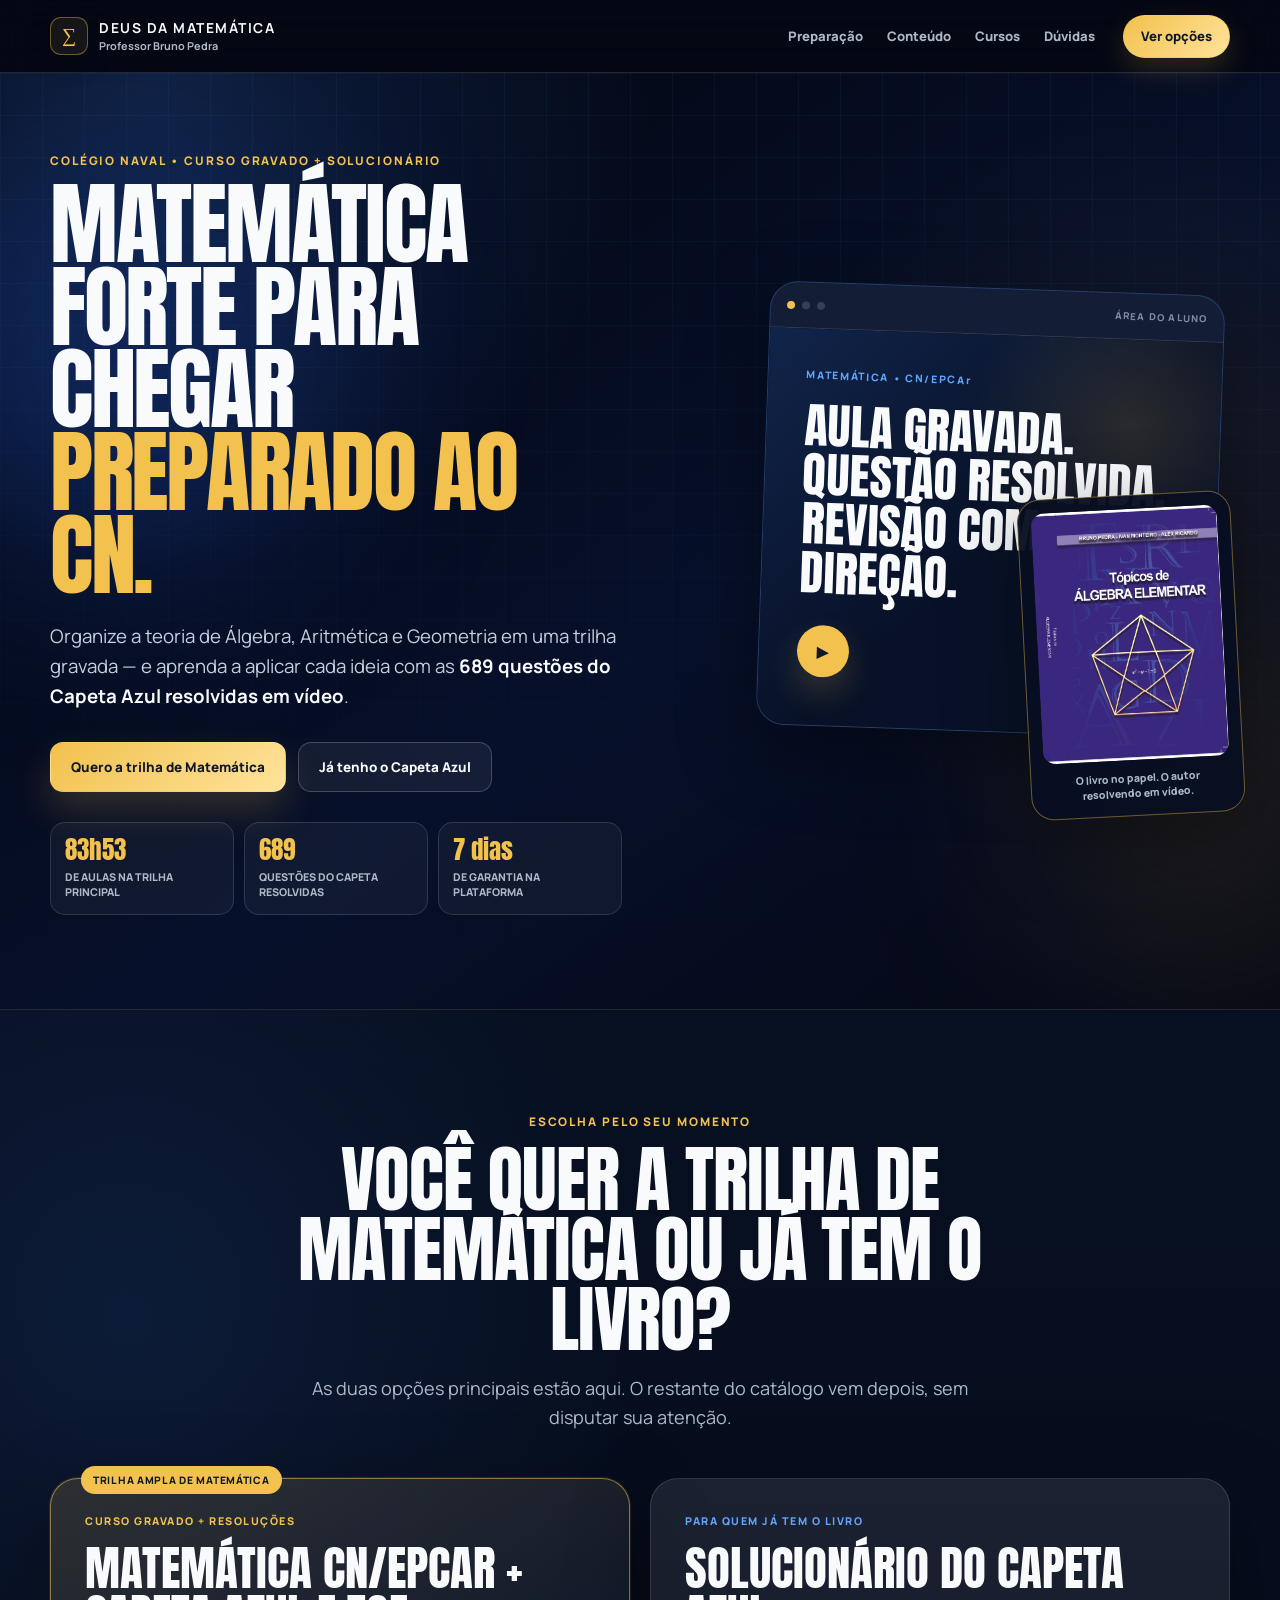
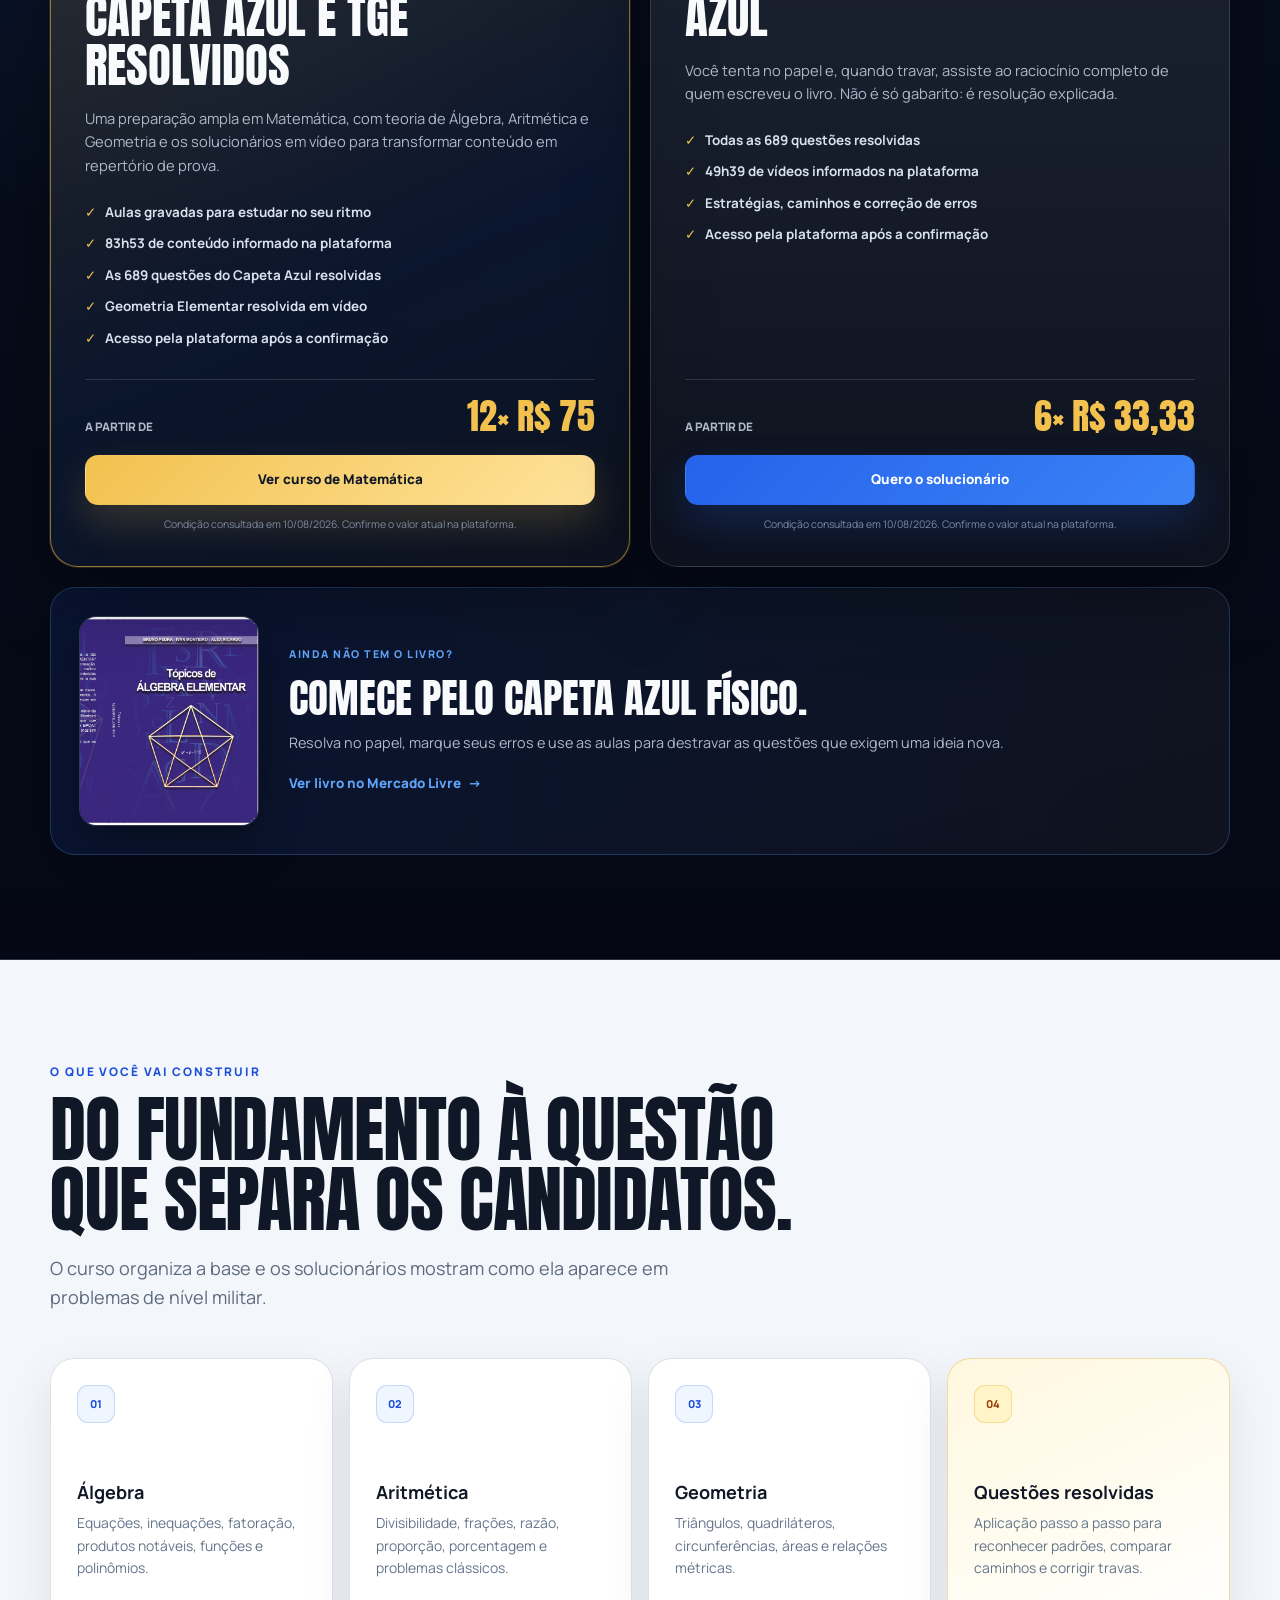
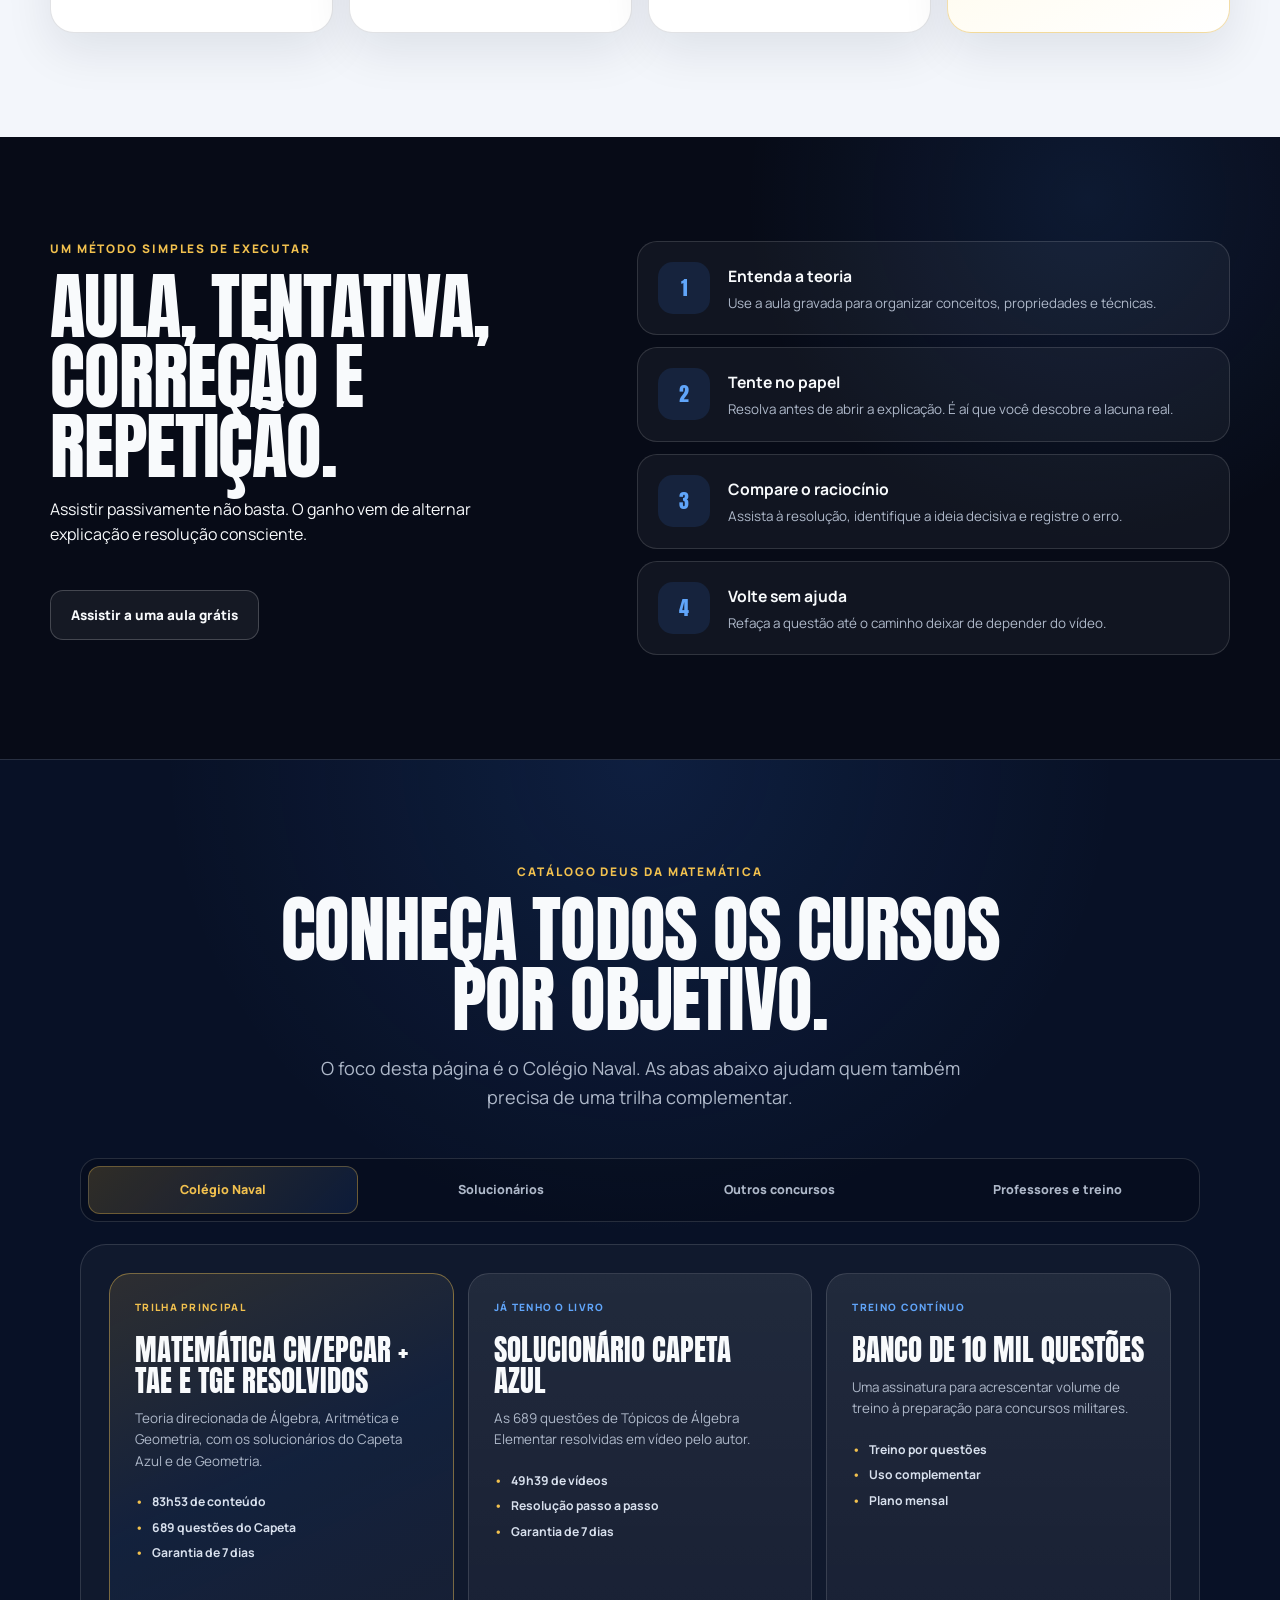
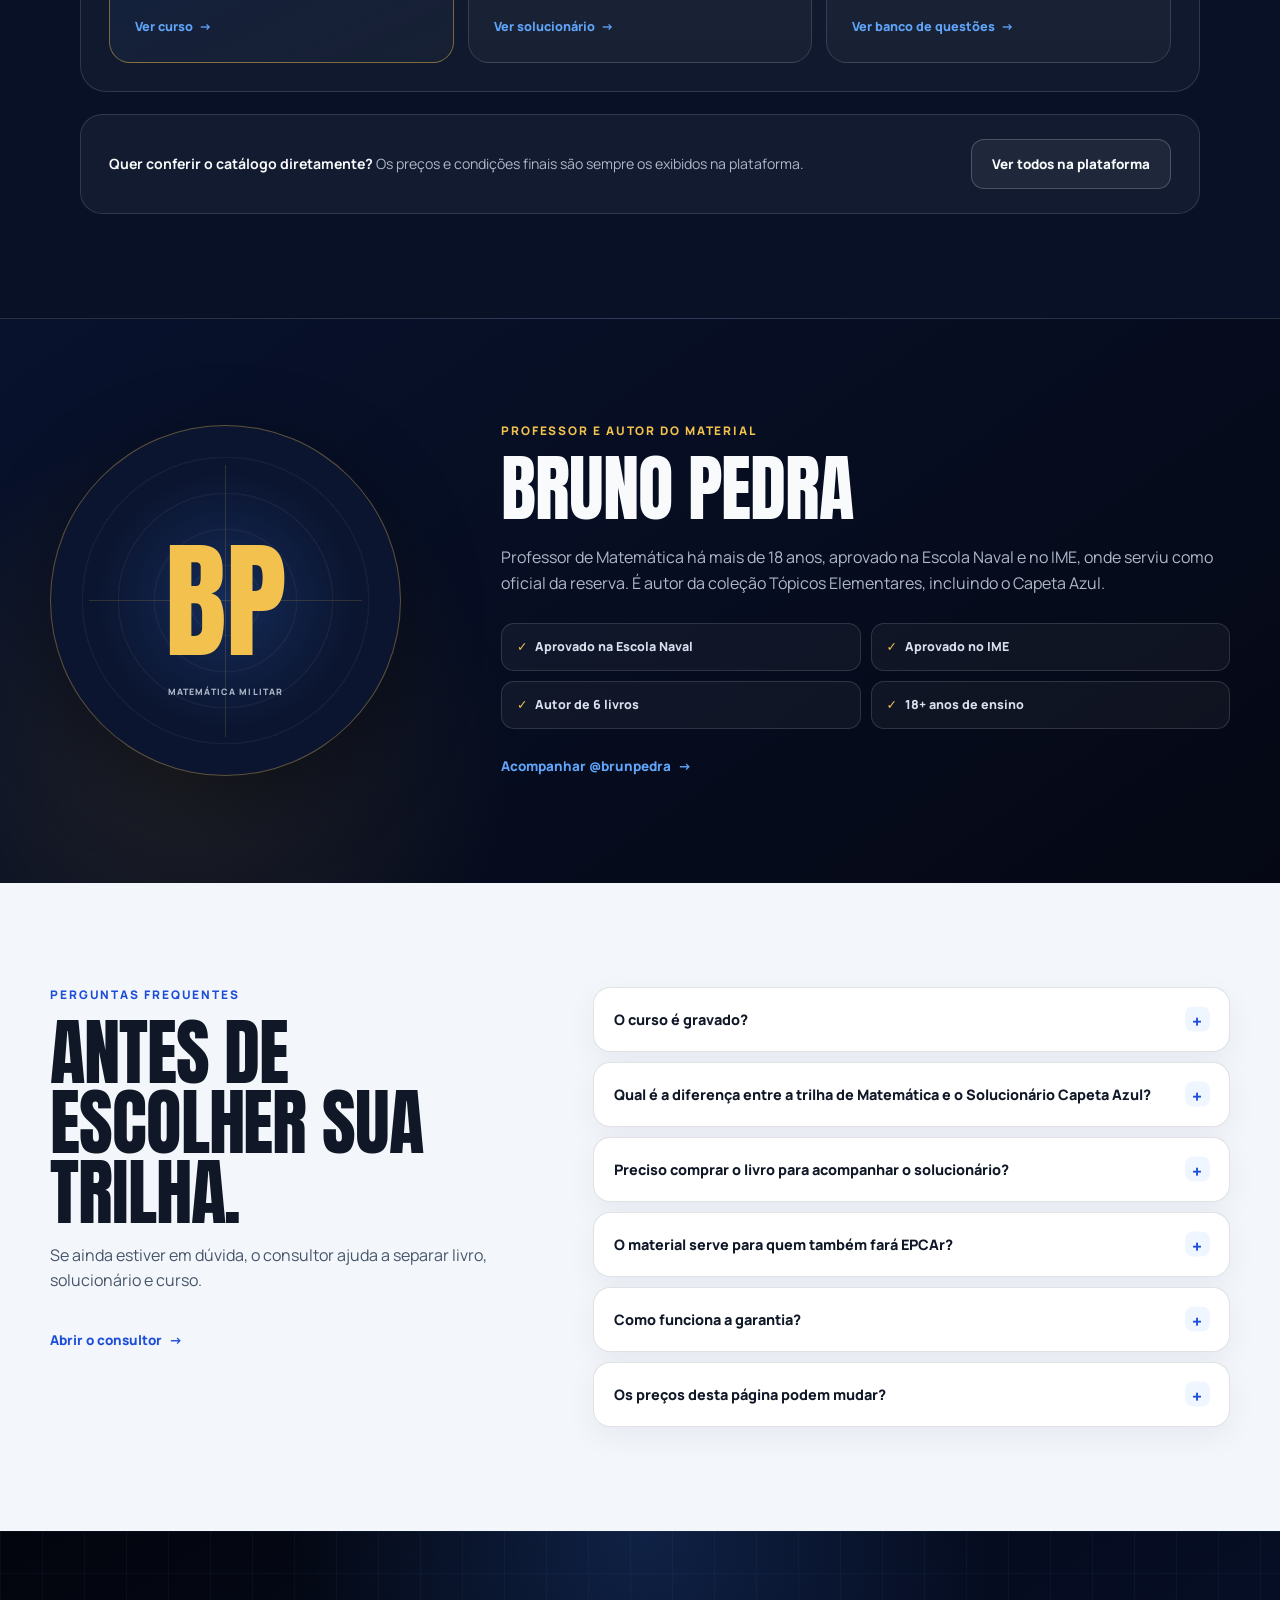
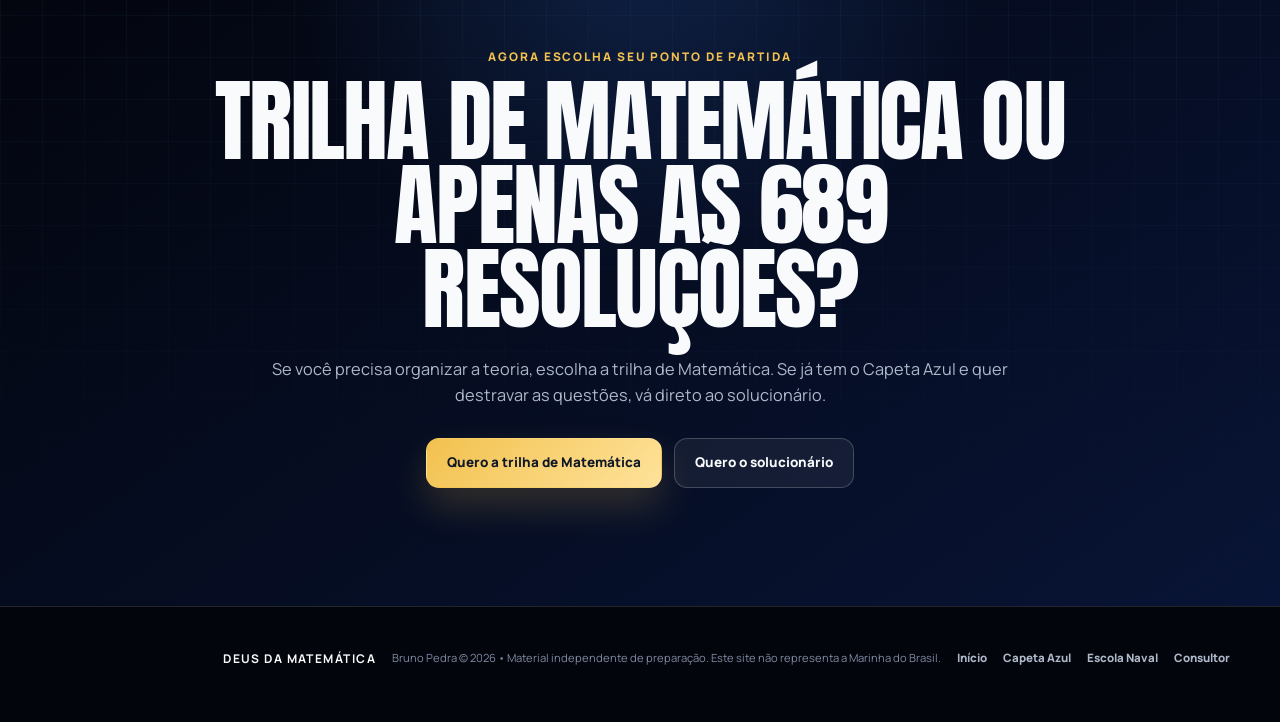
<file: curso-colegio-naval/index.html>
<!DOCTYPE html>
<html lang="pt-BR">
<head>
  <meta charset="utf-8">
  <meta name="viewport" content="width=device-width,initial-scale=1,viewport-fit=cover">
  <meta name="theme-color" content="#050814">
  <meta name="robots" content="index,follow,max-image-preview:large">

  <title>Curso de Matemática para Colégio Naval + Capeta Azul | Bruno Pedra</title>
  <meta name="description" content="Curso gravado de Matemática para Colégio Naval e EPCAr, com Álgebra, Aritmética, Geometria e 689 questões do Capeta Azul resolvidas em vídeo.">
  <link rel="canonical" href="https://www.capetaazul.com.br/curso-colegio-naval/">

  <meta property="og:locale" content="pt_BR">
  <meta property="og:type" content="website">
  <meta property="og:title" content="Curso de Matemática para Colégio Naval + Capeta Azul | Bruno Pedra">
  <meta property="og:description" content="Aulas gravadas para construir a base do Colégio Naval e 689 resoluções do Capeta Azul para transformar teoria em desempenho.">
  <meta property="og:url" content="https://www.capetaazul.com.br/curso-colegio-naval/">
  <meta property="og:image" content="https://www.capetaazul.com.br/capa-livro.jpg.jpg">
  <meta property="og:image:alt" content="Livro Tópicos de Álgebra Elementar, o Capeta Azul, de Bruno Pedra">
  <meta name="twitter:card" content="summary_large_image">

  <link rel="preconnect" href="https://fonts.googleapis.com">
  <link rel="preconnect" href="https://fonts.gstatic.com" crossorigin>
  <link href="https://fonts.googleapis.com/css2?family=Anton&family=Manrope:wght@400;500;600;700;800&display=swap" rel="stylesheet">
  <link rel="stylesheet" href="styles.css">
</head>
<body>
  <a class="skip-link" href="#conteudo">Pular para o conteúdo</a>

  <header class="cn-header">
    <nav class="cn-nav" aria-label="Navegação principal">
      <a class="cn-brand" href="../" aria-label="Deus da Matemática — página inicial">
        <span class="cn-brand-mark" aria-hidden="true">∑</span>
        <span><strong>DEUS DA MATEMÁTICA</strong><small>Professor Bruno Pedra</small></span>
      </a>
      <div class="cn-nav-links">
        <a href="#preparacao">Preparação</a>
        <a href="#conteudo-curso">Conteúdo</a>
        <a href="#todos-os-cursos">Cursos</a>
        <a href="#duvidas">Dúvidas</a>
      </div>
      <a class="cn-nav-cta" href="#preparacao">Ver opções</a>
    </nav>
  </header>

  <main id="conteudo">
    <section class="cn-hero">
      <div class="cn-grid-pattern" aria-hidden="true"></div>
      <div class="cn-orb cn-orb-blue" aria-hidden="true"></div>
      <div class="cn-orb cn-orb-gold" aria-hidden="true"></div>

      <div class="cn-container cn-hero-grid">
        <div class="cn-hero-copy">
          <p class="cn-eyebrow">Colégio Naval • curso gravado + solucionário</p>
          <h1>Matemática forte para chegar <span>preparado ao CN.</span></h1>
          <p class="cn-lead">Organize a teoria de Álgebra, Aritmética e Geometria em uma trilha gravada — e aprenda a aplicar cada ideia com as <strong>689 questões do Capeta Azul resolvidas em vídeo</strong>.</p>

          <div class="cn-actions">
            <a class="cn-btn cn-btn-gold" href="https://deusdamatematica.com.br/pt/cursos/matematica-cnepcar-topicos-de-algebra-topicos-de-geometria-resolvidos" target="_blank" rel="noopener noreferrer" data-track="hero_curso_completo" data-utm-content="hero_curso_completo">Quero a trilha de Matemática</a>
            <a class="cn-btn cn-btn-secondary" href="https://deusdamatematica.com.br/pt/cursos/solucionario-capeta-azul" target="_blank" rel="noopener noreferrer" data-track="hero_solucionario" data-utm-content="hero_ja_tenho_livro">Já tenho o Capeta Azul</a>
          </div>

          <ul class="cn-proof-list">
            <li><strong>83h53</strong><span>de aulas na trilha principal</span></li>
            <li><strong>689</strong><span>questões do Capeta resolvidas</span></li>
            <li><strong>7 dias</strong><span>de garantia na plataforma</span></li>
          </ul>
        </div>

        <div class="cn-hero-visual">
          <div class="cn-course-screen">
            <div class="cn-screen-top"><span></span><span></span><span></span><small>ÁREA DO ALUNO</small></div>
            <div class="cn-screen-body">
              <p>MATEMÁTICA • CN/EPCAr</p>
              <strong>Aula gravada.<br>Questão resolvida.<br>Revisão com direção.</strong>
              <div class="cn-play" aria-hidden="true">▶</div>
            </div>
          </div>
          <figure class="cn-book-shot">
            <img src="../capa-livro.jpg.jpg" width="3787" height="2780" alt="Capa do livro Tópicos de Álgebra Elementar, o Capeta Azul" fetchpriority="high">
            <figcaption>O livro no papel. O autor resolvendo em vídeo.</figcaption>
          </figure>
        </div>
      </div>
    </section>

    <section class="cn-decision" id="preparacao" aria-labelledby="titulo-preparacao">
      <div class="cn-container">
        <div class="cn-section-heading cn-section-heading-center">
          <p class="cn-eyebrow">Escolha pelo seu momento</p>
          <h2 id="titulo-preparacao">Você quer a trilha de Matemática ou já tem o livro?</h2>
          <p>As duas opções principais estão aqui. O restante do catálogo vem depois, sem disputar sua atenção.</p>
        </div>

        <div class="cn-offer-grid">
          <article class="cn-offer-card cn-offer-featured">
            <span class="cn-offer-badge">TRILHA AMPLA DE MATEMÁTICA</span>
            <p class="cn-offer-kicker">CURSO GRAVADO + RESOLUÇÕES</p>
            <h3>Matemática CN/EPCAr + Capeta Azul e TGE resolvidos</h3>
            <p>Uma preparação ampla em Matemática, com teoria de Álgebra, Aritmética e Geometria e os solucionários em vídeo para transformar conteúdo em repertório de prova.</p>
            <ul class="cn-check-list">
              <li>Aulas gravadas para estudar no seu ritmo</li>
              <li>83h53 de conteúdo informado na plataforma</li>
              <li>As 689 questões do Capeta Azul resolvidas</li>
              <li>Geometria Elementar resolvida em vídeo</li>
              <li>Acesso pela plataforma após a confirmação</li>
            </ul>
            <div class="cn-price-row">
              <span>A partir de</span>
              <strong>12× R$ 75</strong>
            </div>
            <a class="cn-btn cn-btn-gold" href="https://deusdamatematica.com.br/pt/cursos/matematica-cnepcar-topicos-de-algebra-topicos-de-geometria-resolvidos" target="_blank" rel="noopener noreferrer" data-track="oferta_curso_completo" data-utm-content="oferta_principal_curso">Ver curso de Matemática</a>
            <small>Condição consultada em 10/08/2026. Confirme o valor atual na plataforma.</small>
          </article>

          <article class="cn-offer-card" id="solucionario">
            <p class="cn-offer-kicker">PARA QUEM JÁ TEM O LIVRO</p>
            <h3>Solucionário do Capeta Azul</h3>
            <p>Você tenta no papel e, quando travar, assiste ao raciocínio completo de quem escreveu o livro. Não é só gabarito: é resolução explicada.</p>
            <ul class="cn-check-list">
              <li>Todas as 689 questões resolvidas</li>
              <li>49h39 de vídeos informados na plataforma</li>
              <li>Estratégias, caminhos e correção de erros</li>
              <li>Acesso pela plataforma após a confirmação</li>
            </ul>
            <div class="cn-price-row">
              <span>A partir de</span>
              <strong>6× R$ 33,33</strong>
            </div>
            <a class="cn-btn cn-btn-blue" href="https://deusdamatematica.com.br/pt/cursos/solucionario-capeta-azul" target="_blank" rel="noopener noreferrer" data-track="oferta_solucionario" data-utm-content="oferta_solucionario_capeta">Quero o solucionário</a>
            <small>Condição consultada em 10/08/2026. Confirme o valor atual na plataforma.</small>
          </article>

          <aside class="cn-book-offer" aria-label="Opção para comprar o livro físico">
            <div class="cn-book-cover">
              <img src="../capa-livro.jpg.jpg" width="3787" height="2780" loading="lazy" decoding="async" alt="Livro físico Capeta Azul">
            </div>
            <div>
              <p class="cn-offer-kicker">AINDA NÃO TEM O LIVRO?</p>
              <h3>Comece pelo Capeta Azul físico.</h3>
              <p>Resolva no papel, marque seus erros e use as aulas para destravar as questões que exigem uma ideia nova.</p>
              <a class="cn-text-link" href="https://www.mercadolivre.com.br/livro-topicos-de-algebra-elementar-capeta-azul-bruno-pedra/p/MLB67997287" target="_blank" rel="noopener noreferrer" data-track="oferta_livro_capeta" data-utm-content="oferta_livro_fisico">Ver livro no Mercado Livre <span aria-hidden="true">→</span></a>
            </div>
          </aside>
        </div>
      </div>
    </section>

    <section class="cn-section cn-curriculum" id="conteudo-curso" aria-labelledby="titulo-conteudo">
      <div class="cn-container">
        <div class="cn-section-heading">
          <p class="cn-eyebrow">O que você vai construir</p>
          <h2 id="titulo-conteudo">Do fundamento à questão que separa os candidatos.</h2>
          <p>O curso organiza a base e os solucionários mostram como ela aparece em problemas de nível militar.</p>
        </div>

        <div class="cn-topic-grid">
          <article><span>01</span><h3>Álgebra</h3><p>Equações, inequações, fatoração, produtos notáveis, funções e polinômios.</p></article>
          <article><span>02</span><h3>Aritmética</h3><p>Divisibilidade, frações, razão, proporção, porcentagem e problemas clássicos.</p></article>
          <article><span>03</span><h3>Geometria</h3><p>Triângulos, quadriláteros, circunferências, áreas e relações métricas.</p></article>
          <article class="cn-topic-featured"><span>04</span><h3>Questões resolvidas</h3><p>Aplicação passo a passo para reconhecer padrões, comparar caminhos e corrigir travas.</p></article>
        </div>
      </div>
    </section>

    <section class="cn-section cn-method" aria-labelledby="titulo-metodo">
      <div class="cn-container cn-method-grid">
        <div class="cn-section-heading">
          <p class="cn-eyebrow">Um método simples de executar</p>
          <h2 id="titulo-metodo">Aula, tentativa, correção e repetição.</h2>
          <p>Assistir passivamente não basta. O ganho vem de alternar explicação e resolução consciente.</p>
          <a class="cn-btn cn-btn-secondary" href="https://www.youtube.com/watch?v=LwwMCgKNTVg" target="_blank" rel="noopener noreferrer" data-track="metodo_aula_gratis" data-utm-content="metodo_aula_gratis">Assistir a uma aula grátis</a>
        </div>
        <ol class="cn-path-list">
          <li><span>1</span><div><strong>Entenda a teoria</strong><p>Use a aula gravada para organizar conceitos, propriedades e técnicas.</p></div></li>
          <li><span>2</span><div><strong>Tente no papel</strong><p>Resolva antes de abrir a explicação. É aí que você descobre a lacuna real.</p></div></li>
          <li><span>3</span><div><strong>Compare o raciocínio</strong><p>Assista à resolução, identifique a ideia decisiva e registre o erro.</p></div></li>
          <li><span>4</span><div><strong>Volte sem ajuda</strong><p>Refaça a questão até o caminho deixar de depender do vídeo.</p></div></li>
        </ol>
      </div>
    </section>

    <section class="cn-section cn-catalog" id="todos-os-cursos" aria-labelledby="titulo-catalogo">
      <div class="cn-container">
        <div class="cn-section-heading cn-section-heading-center">
          <p class="cn-eyebrow">Catálogo Deus da Matemática</p>
          <h2 id="titulo-catalogo">Conheça todos os cursos por objetivo.</h2>
          <p>O foco desta página é o Colégio Naval. As abas abaixo ajudam quem também precisa de uma trilha complementar.</p>
        </div>

        <div class="cn-tabs" data-tabs>
          <div class="cn-tablist" role="tablist" aria-label="Categorias de cursos" aria-orientation="horizontal">
            <button type="button" id="tab-cn" role="tab" aria-selected="true" aria-controls="panel-cn" tabindex="0">Colégio Naval</button>
            <button type="button" id="tab-resolucoes" role="tab" aria-selected="false" aria-controls="panel-resolucoes" tabindex="-1">Solucionários</button>
            <button type="button" id="tab-concursos" role="tab" aria-selected="false" aria-controls="panel-concursos" tabindex="-1">Outros concursos</button>
            <button type="button" id="tab-treino" role="tab" aria-selected="false" aria-controls="panel-treino" tabindex="-1">Professores e treino</button>
          </div>

          <section class="cn-tabpanel" id="panel-cn" role="tabpanel" aria-labelledby="tab-cn" tabindex="0">
            <h3 class="cn-panel-heading">Cursos para começar pelo Colégio Naval</h3>
            <div class="cn-course-grid">
              <article class="cn-course-card cn-course-card-featured">
                <span>TRILHA PRINCIPAL</span>
                <h4>Matemática CN/EPCAr + TAE e TGE resolvidos</h4>
                <p>Teoria direcionada de Álgebra, Aritmética e Geometria, com os solucionários do Capeta Azul e de Geometria.</p>
                <ul><li>83h53 de conteúdo</li><li>689 questões do Capeta</li><li>Garantia de 7 dias</li></ul>
                <a href="https://deusdamatematica.com.br/pt/cursos/matematica-cnepcar-topicos-de-algebra-topicos-de-geometria-resolvidos" target="_blank" rel="noopener noreferrer" data-track="tab_cn_curso" data-utm-content="tab_cn_curso_completo">Ver curso <span aria-hidden="true">→</span></a>
              </article>
              <article class="cn-course-card">
                <span>JÁ TENHO O LIVRO</span>
                <h4>Solucionário Capeta Azul</h4>
                <p>As 689 questões de Tópicos de Álgebra Elementar resolvidas em vídeo pelo autor.</p>
                <ul><li>49h39 de vídeos</li><li>Resolução passo a passo</li><li>Garantia de 7 dias</li></ul>
                <a href="https://deusdamatematica.com.br/pt/cursos/solucionario-capeta-azul" target="_blank" rel="noopener noreferrer" data-track="tab_cn_solucionario" data-utm-content="tab_cn_solucionario">Ver solucionário <span aria-hidden="true">→</span></a>
              </article>
              <article class="cn-course-card">
                <span>TREINO CONTÍNUO</span>
                <h4>Banco de 10 mil questões</h4>
                <p>Uma assinatura para acrescentar volume de treino à preparação para concursos militares.</p>
                <ul><li>Treino por questões</li><li>Uso complementar</li><li>Plano mensal</li></ul>
                <a href="https://deusdamatematica.com.br/pt/comprar/plano/mensal-50pct-off-banco-10k-questoes" target="_blank" rel="noopener noreferrer" data-track="tab_cn_banco" data-utm-content="tab_cn_banco_questoes">Ver banco de questões <span aria-hidden="true">→</span></a>
              </article>
            </div>
          </section>

          <section class="cn-tabpanel" id="panel-resolucoes" role="tabpanel" aria-labelledby="tab-resolucoes" tabindex="0">
            <h3 class="cn-panel-heading">Cursos de resoluções em vídeo</h3>
            <div class="cn-course-grid">
              <article class="cn-course-card">
                <span>ÁLGEBRA</span>
                <h4>Solucionário Capeta Azul</h4>
                <p>Resolução integral das 689 questões do livro Tópicos de Álgebra Elementar.</p>
                <ul><li>49h39 de vídeos</li><li>Passo a passo</li><li>Acesso após a confirmação</li></ul>
                <a href="https://deusdamatematica.com.br/pt/cursos/solucionario-capeta-azul" target="_blank" rel="noopener noreferrer" data-track="tab_res_capeta" data-utm-content="tab_resolucao_capeta">Ver solucionário <span aria-hidden="true">→</span></a>
              </article>
              <article class="cn-course-card">
                <span>ÁLGEBRA + GEOMETRIA</span>
                <h4>Pacote TGE + TAE</h4>
                <p>Os livros de Geometria e Álgebra Elementar resolvidos em vídeo em um único pacote.</p>
                <ul><li>Dois solucionários</li><li>Base militar ampla</li><li>Estudo no seu ritmo</li></ul>
                <a href="https://deusdamatematica.com.br/pt/cursos/tgetae" target="_blank" rel="noopener noreferrer" data-track="tab_res_tge_tae" data-utm-content="tab_resolucao_tge_tae">Ver pacote <span aria-hidden="true">→</span></a>
              </article>
              <article class="cn-course-card">
                <span>GEOMETRIA</span>
                <h4>Solucionário TGE + teoria</h4>
                <p>Geometria Plana explicada por meio da teoria e das resoluções do Tópicos de Geometria Elementar.</p>
                <ul><li>Teoria integrada</li><li>Questões resolvidas</li><li>Acesso pela plataforma</li></ul>
                <a href="https://deusdamatematica.com.br/pt/cursos/solucionario-tge-teoria-completa" target="_blank" rel="noopener noreferrer" data-track="tab_res_tge" data-utm-content="tab_resolucao_tge">Ver curso <span aria-hidden="true">→</span></a>
              </article>
            </div>
          </section>

          <section class="cn-tabpanel" id="panel-concursos" role="tabpanel" aria-labelledby="tab-concursos" tabindex="0">
            <h3 class="cn-panel-heading">Cursos para outros concursos e objetivos</h3>
            <div class="cn-course-grid">
              <article class="cn-course-card">
                <span>CURSO MULTIDISCIPLINAR</span>
                <h4>Colégio Naval + EPCAr</h4>
                <p>Publicado como “Curso completo para EPCAr”, reúne as disciplinas para CN/EPCAr e inclui os solucionários TGE e Capeta Azul.</p>
                <ul><li>151h22 informadas na plataforma</li><li>Todas as disciplinas</li><li>TGE + Capeta resolvidos</li></ul>
                <a href="https://deusdamatematica.com.br/pt/cursos/curso-completo-para-epcar" target="_blank" rel="noopener noreferrer" data-track="tab_concurso_epcar" data-utm-content="tab_outros_epcar">Ver curso multidisciplinar <span aria-hidden="true">→</span></a>
              </article>
              <article class="cn-course-card">
                <span>EN • EFOMM • GRADUAÇÃO</span>
                <h4>Curso de Cálculo</h4>
                <p>Limites, derivadas, regra de L’Hôpital, integrais e aplicações para objetivos que exigem conteúdo avançado.</p>
                <ul><li>Cálculo diferencial</li><li>Cálculo integral</li><li>Aulas gravadas</li></ul>
                <a href="https://deusdamatematica.com.br/pt/cursos/calculo-enefommgraduacao" target="_blank" rel="noopener noreferrer" data-track="tab_concurso_calculo" data-utm-content="tab_outros_calculo">Ver curso de Cálculo <span aria-hidden="true">→</span></a>
              </article>
              <article class="cn-course-card">
                <span>FUNDAMENTOS</span>
                <h4>Curso de Aritmética</h4>
                <p>Uma trilha específica para consolidar os fundamentos de Aritmética usados em concursos.</p>
                <ul><li>Base estruturada</li><li>Conteúdo específico</li><li>Acesso pela plataforma</li></ul>
                <a href="https://deusdamatematica.com.br/pt/cursos/aritmetica-1768706303911" target="_blank" rel="noopener noreferrer" data-track="tab_concurso_aritmetica" data-utm-content="tab_outros_aritmetica">Ver Aritmética <span aria-hidden="true">→</span></a>
              </article>
            </div>
          </section>

          <section class="cn-tabpanel" id="panel-treino" role="tabpanel" aria-labelledby="tab-treino" tabindex="0">
            <h3 class="cn-panel-heading">Curso para professores e ferramentas de treino</h3>
            <div class="cn-course-grid">
              <article class="cn-course-card">
                <span>PROFESSORES</span>
                <h4>Curso para Professores de Matemática</h4>
                <p>Preparação direcionada a professores que enfrentam provas e processos seletivos de Matemática.</p>
                <ul><li>Conteúdo específico</li><li>Estudo gravado</li><li>Acesso pela plataforma</li></ul>
                <a href="https://deusdamatematica.com.br/pt/cursos/curso-para-professores-de-matematica" target="_blank" rel="noopener noreferrer" data-track="tab_treino_professores" data-utm-content="tab_treino_professores">Ver curso <span aria-hidden="true">→</span></a>
              </article>
              <article class="cn-course-card">
                <span>QUESTÕES</span>
                <h4>Banco de 10 mil questões</h4>
                <p>Ferramenta complementar para aumentar a frequência de treino em Matemática militar.</p>
                <ul><li>Assinatura mensal</li><li>Grande volume de treino</li><li>Uso complementar</li></ul>
                <a href="https://deusdamatematica.com.br/pt/comprar/plano/mensal-50pct-off-banco-10k-questoes" target="_blank" rel="noopener noreferrer" data-track="tab_treino_banco" data-utm-content="tab_treino_banco">Ver banco <span aria-hidden="true">→</span></a>
              </article>
              <article class="cn-course-card">
                <span>COMECE GRÁTIS</span>
                <h4>Aula e listas de exercícios</h4>
                <p>Conheça a didática em uma aula aberta e use as listas gratuitas para iniciar o treino.</p>
                <div class="cn-card-actions">
                  <a href="https://www.youtube.com/watch?v=LwwMCgKNTVg" target="_blank" rel="noopener noreferrer" data-track="tab_treino_aula" data-utm-content="tab_treino_aula_gratis">Ver aula <span aria-hidden="true">→</span></a>
                  <a href="https://drive.google.com/drive/folders/1KmvG91GlhEDrRXGLuqCst4OPRs4y66Re?usp=sharing" target="_blank" rel="noopener noreferrer" data-track="tab_treino_listas" data-utm-content="tab_treino_listas_gratis">Abrir listas <span aria-hidden="true">→</span></a>
                </div>
              </article>
            </div>
          </section>
        </div>

        <div class="cn-catalog-footer">
          <p><strong>Quer conferir o catálogo diretamente?</strong> Os preços e condições finais são sempre os exibidos na plataforma.</p>
          <a class="cn-btn cn-btn-secondary" href="https://deusdamatematica.com.br/pt/cursos" target="_blank" rel="noopener noreferrer" data-track="catalogo_todos" data-utm-content="catalogo_todos_os_cursos">Ver todos na plataforma</a>
        </div>
      </div>
    </section>

    <section class="cn-section cn-author" id="professor" aria-labelledby="titulo-professor">
      <div class="cn-container cn-author-grid">
        <div class="cn-author-emblem" aria-hidden="true"><span>BP</span><small>MATEMÁTICA MILITAR</small></div>
        <div>
          <p class="cn-eyebrow">Professor e autor do material</p>
          <h2 id="titulo-professor">Bruno Pedra</h2>
          <p>Professor de Matemática há mais de 18 anos, aprovado na Escola Naval e no IME, onde serviu como oficial da reserva. É autor da coleção Tópicos Elementares, incluindo o Capeta Azul.</p>
          <ul class="cn-credentials">
            <li>Aprovado na Escola Naval</li>
            <li>Aprovado no IME</li>
            <li>Autor de 6 livros</li>
            <li>18+ anos de ensino</li>
          </ul>
          <a class="cn-text-link" href="https://instagram.com/brunpedra" target="_blank" rel="noopener noreferrer" data-track="autor_instagram" data-utm-content="autor_instagram">Acompanhar @brunpedra <span aria-hidden="true">→</span></a>
        </div>
      </div>
    </section>

    <section class="cn-section cn-faq" id="duvidas" aria-labelledby="titulo-duvidas">
      <div class="cn-container cn-faq-grid">
        <div class="cn-section-heading">
          <p class="cn-eyebrow">Perguntas frequentes</p>
          <h2 id="titulo-duvidas">Antes de escolher sua trilha.</h2>
          <p>Se ainda estiver em dúvida, o consultor ajuda a separar livro, solucionário e curso.</p>
          <a class="cn-text-link" href="../consultor.html" data-track="faq_consultor" data-utm-content="faq_consultor">Abrir o consultor <span aria-hidden="true">→</span></a>
        </div>
        <div class="cn-faq-list">
          <details>
            <summary>O curso é gravado?</summary>
            <p>Sim. A oferta principal é formada por aulas e resoluções gravadas, acessadas pela plataforma depois da confirmação da compra.</p>
          </details>
          <details>
            <summary>Qual é a diferença entre a trilha de Matemática e o Solucionário Capeta Azul?</summary>
            <p>A trilha principal organiza a teoria de Matemática para CN/EPCAr e reúne os solucionários de Álgebra e Geometria. O Solucionário Capeta Azul é a opção específica para quem já possui o livro e quer somente as 689 resoluções em vídeo.</p>
          </details>
          <details>
            <summary>Preciso comprar o livro para acompanhar o solucionário?</summary>
            <p>O solucionário acompanha a sequência das questões do Capeta Azul. Ter o livro permite tentar cada problema no papel antes de assistir à resolução e aproveitar melhor o método.</p>
          </details>
          <details>
            <summary>O material serve para quem também fará EPCAr?</summary>
            <p>Sim. A oferta principal é apresentada na plataforma como Matemática para CN/EPCAr. Na aba “Outros concursos”, há também um curso multidisciplinar publicado como “Curso completo para EPCAr”, cuja descrição informa conteúdo para CN e EPCAr.</p>
          </details>
          <details>
            <summary>Como funciona a garantia?</summary>
            <p>As páginas das duas ofertas principais informam garantia de 7 dias. Consulte os termos exibidos no checkout antes de concluir a compra.</p>
          </details>
          <details>
            <summary>Os preços desta página podem mudar?</summary>
            <p>Sim. Os valores destacados foram consultados em 10 de agosto de 2026. O preço e as condições válidas são sempre os mostrados pela plataforma no momento da compra.</p>
          </details>
        </div>
      </div>
    </section>

    <section class="cn-final-cta">
      <div class="cn-grid-pattern" aria-hidden="true"></div>
      <div class="cn-container">
        <p class="cn-eyebrow">Agora escolha seu ponto de partida</p>
        <h2>Trilha de Matemática ou apenas as 689 resoluções?</h2>
        <p>Se você precisa organizar a teoria, escolha a trilha de Matemática. Se já tem o Capeta Azul e quer destravar as questões, vá direto ao solucionário.</p>
        <div class="cn-actions cn-actions-center">
          <a class="cn-btn cn-btn-gold" href="https://deusdamatematica.com.br/pt/cursos/matematica-cnepcar-topicos-de-algebra-topicos-de-geometria-resolvidos" target="_blank" rel="noopener noreferrer" data-track="final_curso_completo" data-utm-content="final_curso_completo">Quero a trilha de Matemática</a>
          <a class="cn-btn cn-btn-secondary" href="https://deusdamatematica.com.br/pt/cursos/solucionario-capeta-azul" target="_blank" rel="noopener noreferrer" data-track="final_solucionario" data-utm-content="final_solucionario">Quero o solucionário</a>
        </div>
      </div>
    </section>
  </main>

  <footer class="cn-footer">
    <div class="cn-container">
      <strong>DEUS DA MATEMÁTICA</strong>
      <p>Bruno Pedra © 2026 • Material independente de preparação. Este site não representa a Marinha do Brasil.</p>
      <div>
        <a href="../">Início</a>
        <a href="../capeta-azul/">Capeta Azul</a>
        <a href="../escola-naval/">Escola Naval</a>
        <a href="../consultor.html" data-track="footer_consultor" data-utm-content="footer_consultor">Consultor</a>
      </div>
    </div>
  </footer>

  <section class="cn-mobile-cta" aria-label="Atalho de compra">
    <span><strong>Matemática para o CN</strong><small>Curso gravado + solucionários</small></span>
    <div>
      <a class="cn-mobile-secondary" href="https://deusdamatematica.com.br/pt/cursos/solucionario-capeta-azul" target="_blank" rel="noopener noreferrer" data-track="mobile_solucionario" data-utm-content="mobile_solucionario">Só solucionário</a>
      <a class="cn-mobile-primary" href="https://deusdamatematica.com.br/pt/cursos/matematica-cnepcar-topicos-de-algebra-topicos-de-geometria-resolvidos" target="_blank" rel="noopener noreferrer" data-track="mobile_curso" data-utm-content="mobile_curso_completo">Quero o curso</a>
    </div>
  </section>

  <script>
    (() => {
      document.querySelectorAll("[data-tabs]").forEach((tabsRoot) => {
        const tabs = Array.from(tabsRoot.querySelectorAll('[role="tab"]'));
        const panels = tabs.map((tab) => document.getElementById(tab.getAttribute("aria-controls")));
        if (!tabs.length || panels.some((panel) => !panel)) return;

        const activate = (nextTab, moveFocus = true) => {
          tabs.forEach((tab, index) => {
            const selected = tab === nextTab;
            tab.setAttribute("aria-selected", String(selected));
            tab.tabIndex = selected ? 0 : -1;
            panels[index].hidden = !selected;
          });
          if (moveFocus) {
            nextTab.focus();
            const reduceMotion = typeof window.matchMedia === "function" && window.matchMedia("(prefers-reduced-motion: reduce)").matches;
            nextTab.scrollIntoView({ behavior: reduceMotion ? "auto" : "smooth", block: "nearest", inline: "center" });
          }
        };

        tabsRoot.classList.add("is-enhanced");
        activate(tabs.find((tab) => tab.getAttribute("aria-selected") === "true") || tabs[0], false);

        tabs.forEach((tab, index) => {
          tab.addEventListener("click", () => activate(tab));
          tab.addEventListener("keydown", (event) => {
            let nextIndex;
            if (event.key === "ArrowRight") nextIndex = (index + 1) % tabs.length;
            if (event.key === "ArrowLeft") nextIndex = (index - 1 + tabs.length) % tabs.length;
            if (event.key === "Home") nextIndex = 0;
            if (event.key === "End") nextIndex = tabs.length - 1;
            if (nextIndex === undefined) return;
            event.preventDefault();
            activate(tabs[nextIndex]);
          });
        });
      });

      const inbound = new URLSearchParams(window.location.search);
      const attributionKeys = ["utm_source", "utm_medium", "utm_campaign", "utm_id", "utm_term", "utm_content"];

      document.querySelectorAll("a[data-track]").forEach((link) => {
        const url = new URL(link.getAttribute("href"), window.location.href);
        attributionKeys.forEach((key) => {
          const value = inbound.get(key);
          if (value && !url.searchParams.has(key)) url.searchParams.set(key, value);
        });
        link.href = url.toString();

        link.addEventListener("click", () => {
          const payload = {
            event: "cta_click",
            cta_name: link.dataset.track,
            cta_placement: link.dataset.utmContent || link.dataset.track,
            destination: url.hostname,
            page_path: window.location.pathname
          };
          if (Array.isArray(window.dataLayer)) window.dataLayer.push(payload);
          if (typeof window.fbq === "function") window.fbq("trackCustom", "cta_click", payload);
        });
      });
    })();
  </script>
</body>
</html>
</file>
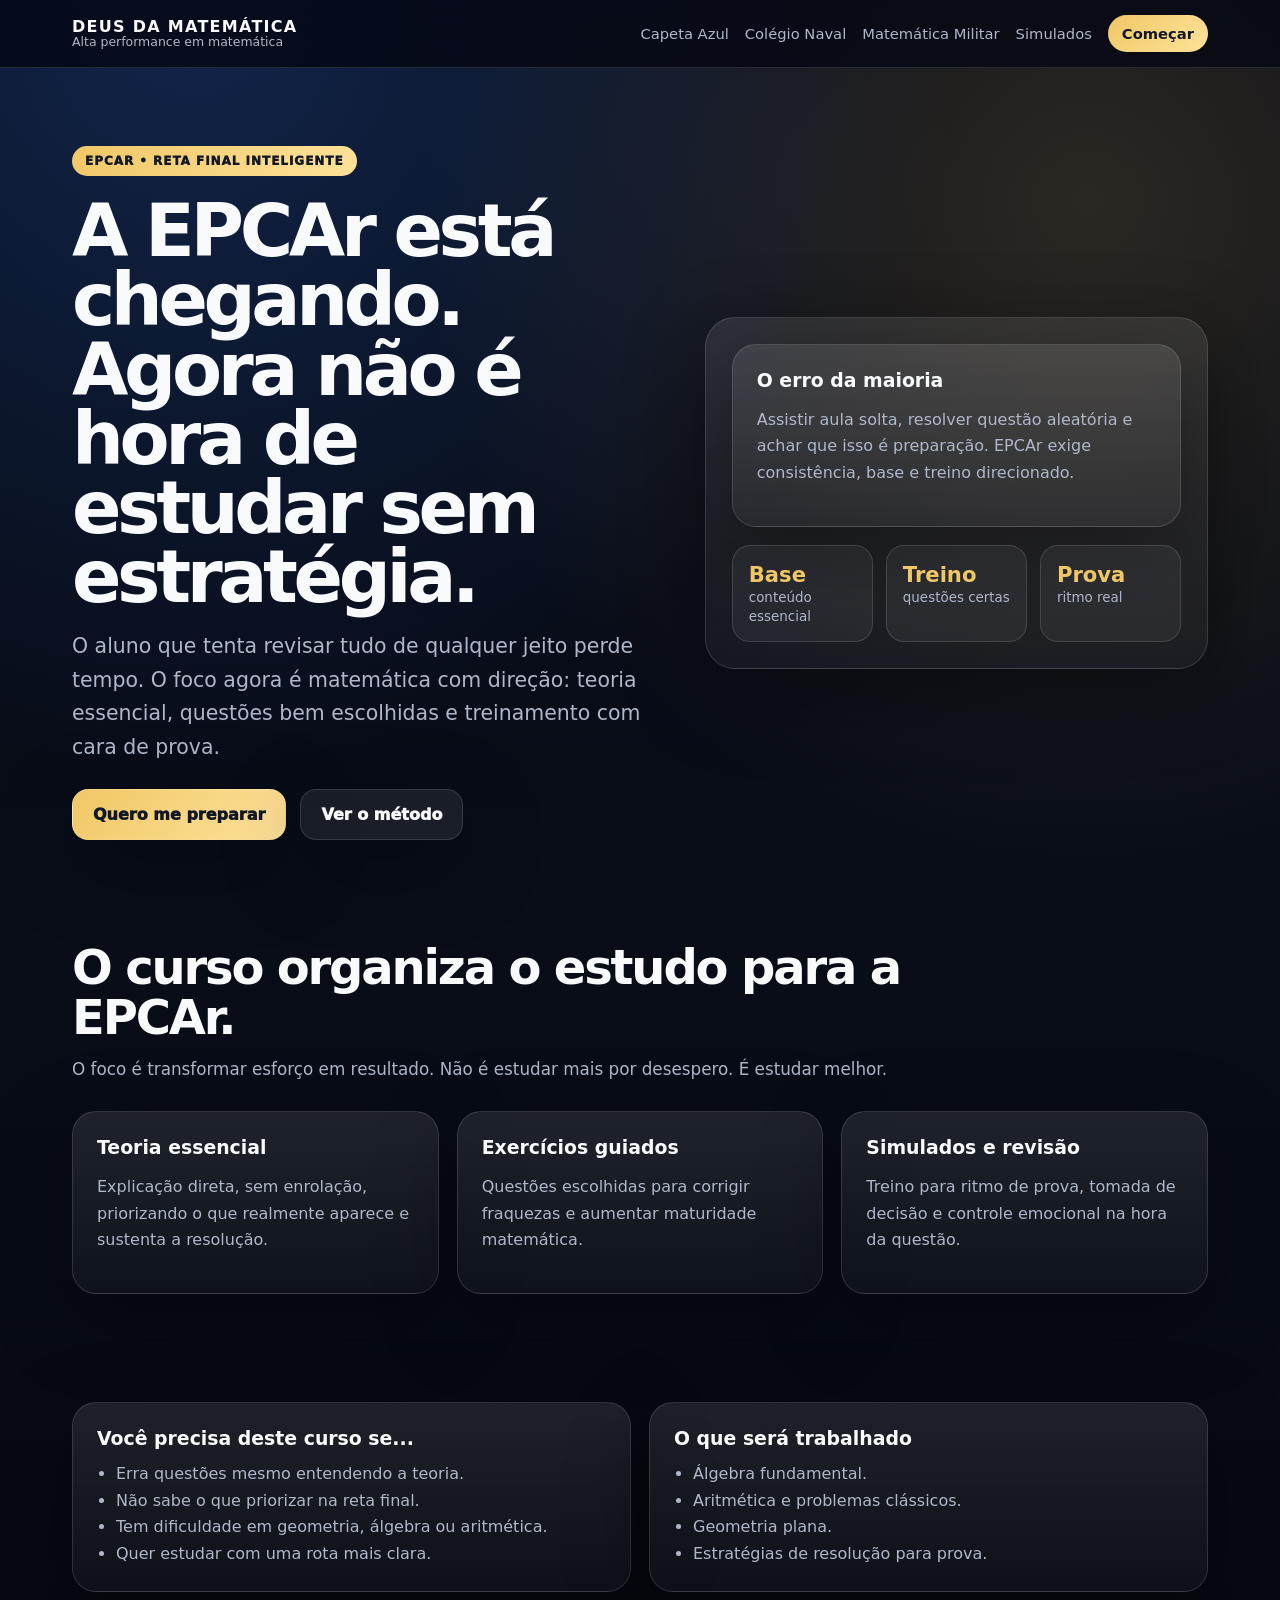
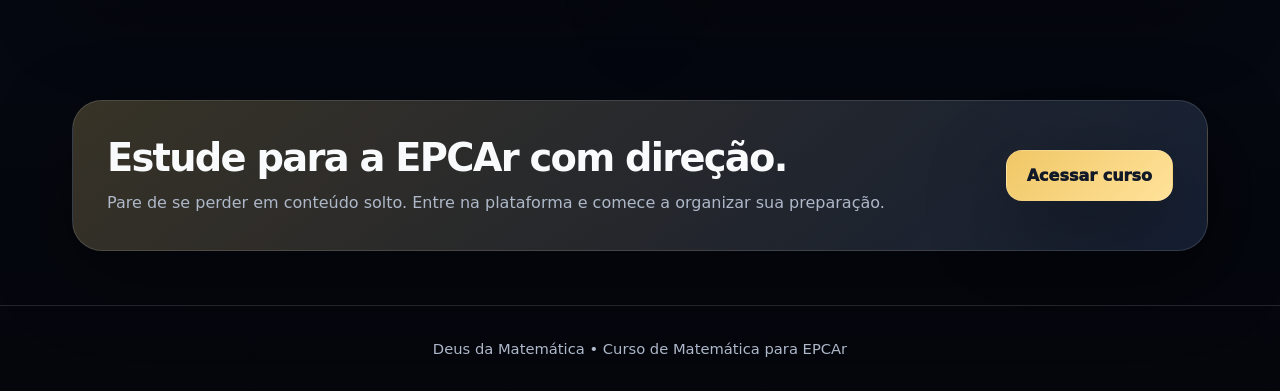
<file: curso-epcar/index.html>
<!DOCTYPE html><html lang="pt-BR"><head><meta charset="UTF-8"><meta name="viewport" content="width=device-width,initial-scale=1.0"><title>Curso de Matemática para EPCAr | Deus da Matemática</title><meta name="description" content="Curso de matemática para EPCAr com preparação direcionada, teoria objetiva, exercícios e simulados."><link rel="canonical" href="https://www.capetaazul.com.br/curso-epcar/"><link rel="stylesheet" href="../subpaginas.css"></head><body><header class="site-header"><nav class="nav"><a href="../" class="brand"><strong>DEUS DA MATEMÁTICA</strong><span>Alta performance em matemática</span></a><div class="nav-links"><a href="../capeta-azul/">Capeta Azul</a><a href="../curso-colegio-naval/">Colégio Naval</a><a href="../matematica-militar/">Matemática Militar</a><a href="../simulados-matematica/">Simulados</a><a class="nav-cta" href="#matricula">Começar</a></div></nav></header><main><section class="hero"><div class="container hero-grid"><div><span class="eyebrow">EPCAr • Reta final inteligente</span><h1>A EPCAr está chegando. Agora não é hora de estudar sem estratégia.</h1><p class="lead">O aluno que tenta revisar tudo de qualquer jeito perde tempo. O foco agora é matemática com direção: teoria essencial, questões bem escolhidas e treinamento com cara de prova.</p><div class="actions"><a class="btn btn-primary" href="#matricula">Quero me preparar</a><a class="btn btn-secondary" href="#metodo">Ver o método</a></div></div><div class="panel"><div class="card"><h3>O erro da maioria</h3><p>Assistir aula solta, resolver questão aleatória e achar que isso é preparação. EPCAr exige consistência, base e treino direcionado.</p></div><div class="stats"><div class="stat"><strong>Base</strong><span>conteúdo essencial</span></div><div class="stat"><strong>Treino</strong><span>questões certas</span></div><div class="stat"><strong>Prova</strong><span>ritmo real</span></div></div></div></div></section><section class="section" id="metodo"><div class="container"><div class="section-title"><h2>O curso organiza o estudo para a EPCAr.</h2><p>O foco é transformar esforço em resultado. Não é estudar mais por desespero. É estudar melhor.</p></div><div class="grid-3"><div class="card"><h3>Teoria essencial</h3><p>Explicação direta, sem enrolação, priorizando o que realmente aparece e sustenta a resolução.</p></div><div class="card"><h3>Exercícios guiados</h3><p>Questões escolhidas para corrigir fraquezas e aumentar maturidade matemática.</p></div><div class="card"><h3>Simulados e revisão</h3><p>Treino para ritmo de prova, tomada de decisão e controle emocional na hora da questão.</p></div></div></div></section><section class="section"><div class="container grid-2"><div class="card"><h3>Você precisa deste curso se...</h3><ul><li>Erra questões mesmo entendendo a teoria.</li><li>Não sabe o que priorizar na reta final.</li><li>Tem dificuldade em geometria, álgebra ou aritmética.</li><li>Quer estudar com uma rota mais clara.</li></ul></div><div class="card"><h3>O que será trabalhado</h3><ul><li>Álgebra fundamental.</li><li>Aritmética e problemas clássicos.</li><li>Geometria plana.</li><li>Estratégias de resolução para prova.</li></ul></div></div></section><section class="section"><div class="container"><div class="banner" id="matricula"><div><h2>Estude para a EPCAr com direção.</h2><p>Pare de se perder em conteúdo solto. Entre na plataforma e comece a organizar sua preparação.</p></div><a class="btn btn-primary" href="https://deusdamatematica.com.br/pt/cursos/curso-completo-para-epcar" target="_blank" rel="noopener">Acessar curso</a></div></div></section></main><footer class="footer"><div class="container">Deus da Matemática • Curso de Matemática para EPCAr</div></footer></body></html>
</file>
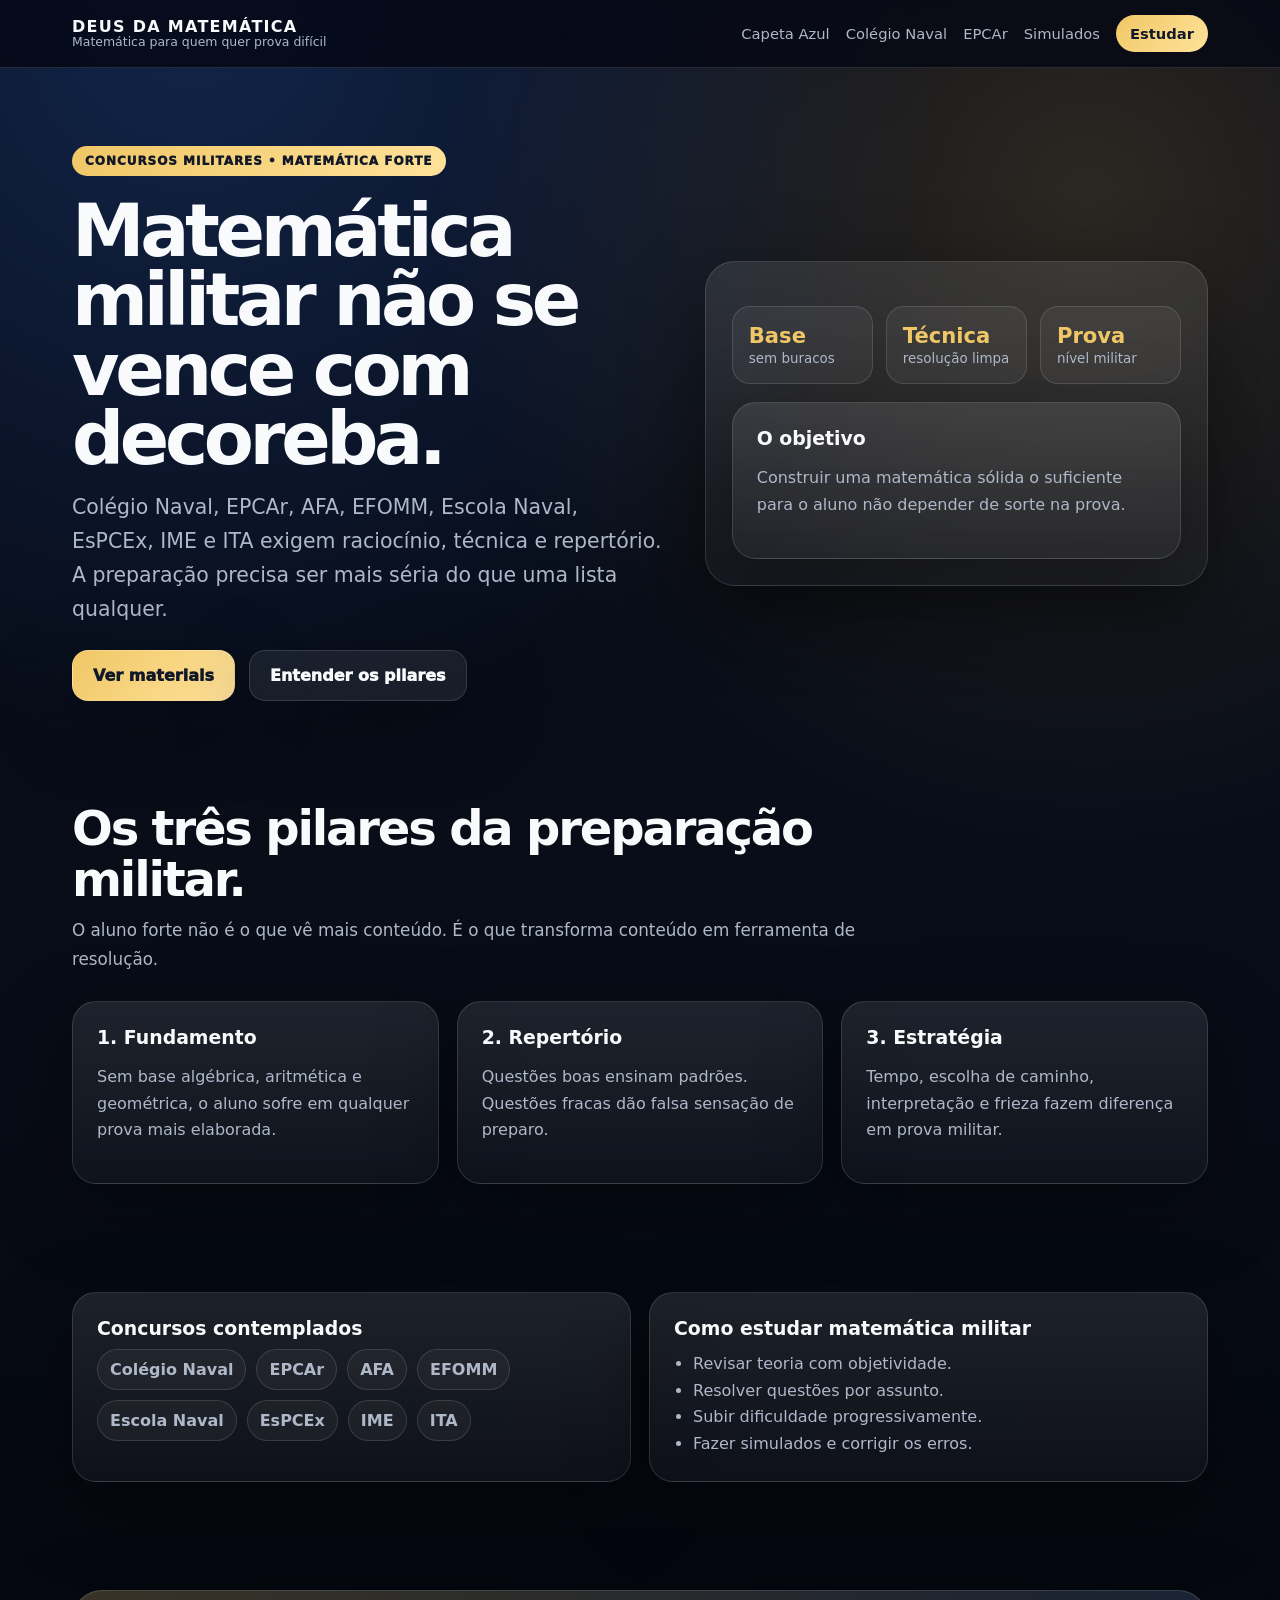
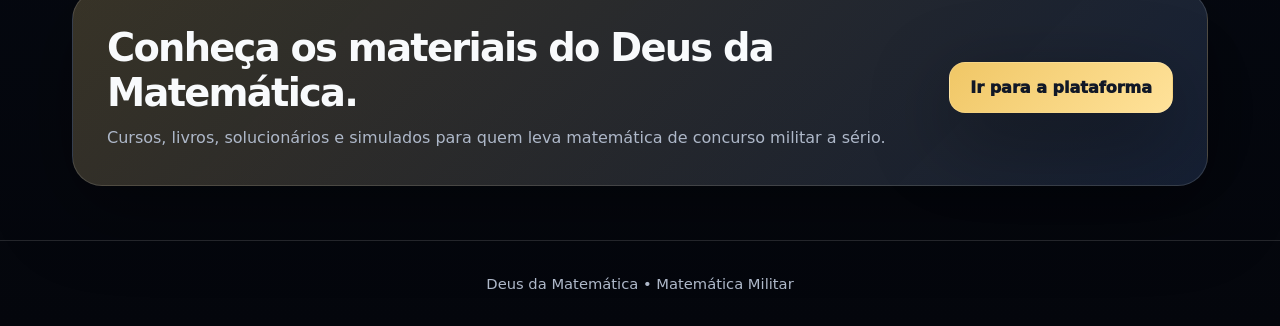
<file: matematica-militar/index.html>
<!DOCTYPE html><html lang="pt-BR"><head><meta charset="UTF-8"><meta name="viewport" content="width=device-width,initial-scale=1.0"><title>Matemática Militar | Colégio Naval, EPCAr, AFA, EFOMM, EN, IME e ITA</title><meta name="description" content="Matemática militar para Colégio Naval, EPCAr, AFA, EFOMM, Escola Naval, EsPCEx, IME e ITA."><link rel="canonical" href="https://www.capetaazul.com.br/matematica-militar/"><link rel="stylesheet" href="../subpaginas.css"></head><body><header class="site-header"><nav class="nav"><a href="../" class="brand"><strong>DEUS DA MATEMÁTICA</strong><span>Matemática para quem quer prova difícil</span></a><div class="nav-links"><a href="../capeta-azul/">Capeta Azul</a><a href="../curso-colegio-naval/">Colégio Naval</a><a href="../curso-epcar/">EPCAr</a><a href="../simulados-matematica/">Simulados</a><a class="nav-cta" href="#plataforma">Estudar</a></div></nav></header><main><section class="hero"><div class="container hero-grid"><div><span class="eyebrow">Concursos militares • Matemática forte</span><h1>Matemática militar não se vence com decoreba.</h1><p class="lead">Colégio Naval, EPCAr, AFA, EFOMM, Escola Naval, EsPCEx, IME e ITA exigem raciocínio, técnica e repertório. A preparação precisa ser mais séria do que uma lista qualquer.</p><div class="actions"><a class="btn btn-primary" href="#plataforma">Ver materiais</a><a class="btn btn-secondary" href="#pilares">Entender os pilares</a></div></div><div class="panel"><div class="stats"><div class="stat"><strong>Base</strong><span>sem buracos</span></div><div class="stat"><strong>Técnica</strong><span>resolução limpa</span></div><div class="stat"><strong>Prova</strong><span>nível militar</span></div></div><div class="card" style="margin-top:18px"><h3>O objetivo</h3><p>Construir uma matemática sólida o suficiente para o aluno não depender de sorte na prova.</p></div></div></div></section><section class="section" id="pilares"><div class="container"><div class="section-title"><h2>Os três pilares da preparação militar.</h2><p>O aluno forte não é o que vê mais conteúdo. É o que transforma conteúdo em ferramenta de resolução.</p></div><div class="grid-3"><div class="card"><h3>1. Fundamento</h3><p>Sem base algébrica, aritmética e geométrica, o aluno sofre em qualquer prova mais elaborada.</p></div><div class="card"><h3>2. Repertório</h3><p>Questões boas ensinam padrões. Questões fracas dão falsa sensação de preparo.</p></div><div class="card"><h3>3. Estratégia</h3><p>Tempo, escolha de caminho, interpretação e frieza fazem diferença em prova militar.</p></div></div></div></section><section class="section"><div class="container grid-2"><div class="card"><h3>Concursos contemplados</h3><div class="tag-row"><span class="tag">Colégio Naval</span><span class="tag">EPCAr</span><span class="tag">AFA</span><span class="tag">EFOMM</span><span class="tag">Escola Naval</span><span class="tag">EsPCEx</span><span class="tag">IME</span><span class="tag">ITA</span></div></div><div class="card"><h3>Como estudar matemática militar</h3><ul><li>Revisar teoria com objetividade.</li><li>Resolver questões por assunto.</li><li>Subir dificuldade progressivamente.</li><li>Fazer simulados e corrigir os erros.</li></ul></div></div></section><section class="section"><div class="container"><div class="banner" id="plataforma"><div><h2>Conheça os materiais do Deus da Matemática.</h2><p>Cursos, livros, solucionários e simulados para quem leva matemática de concurso militar a sério.</p></div><a class="btn btn-primary" href="https://deusdamatematica.com.br/pt/cursos" target="_blank" rel="noopener">Ir para a plataforma</a></div></div></section></main><footer class="footer"><div class="container">Deus da Matemática • Matemática Militar</div></footer></body></html>
</file>
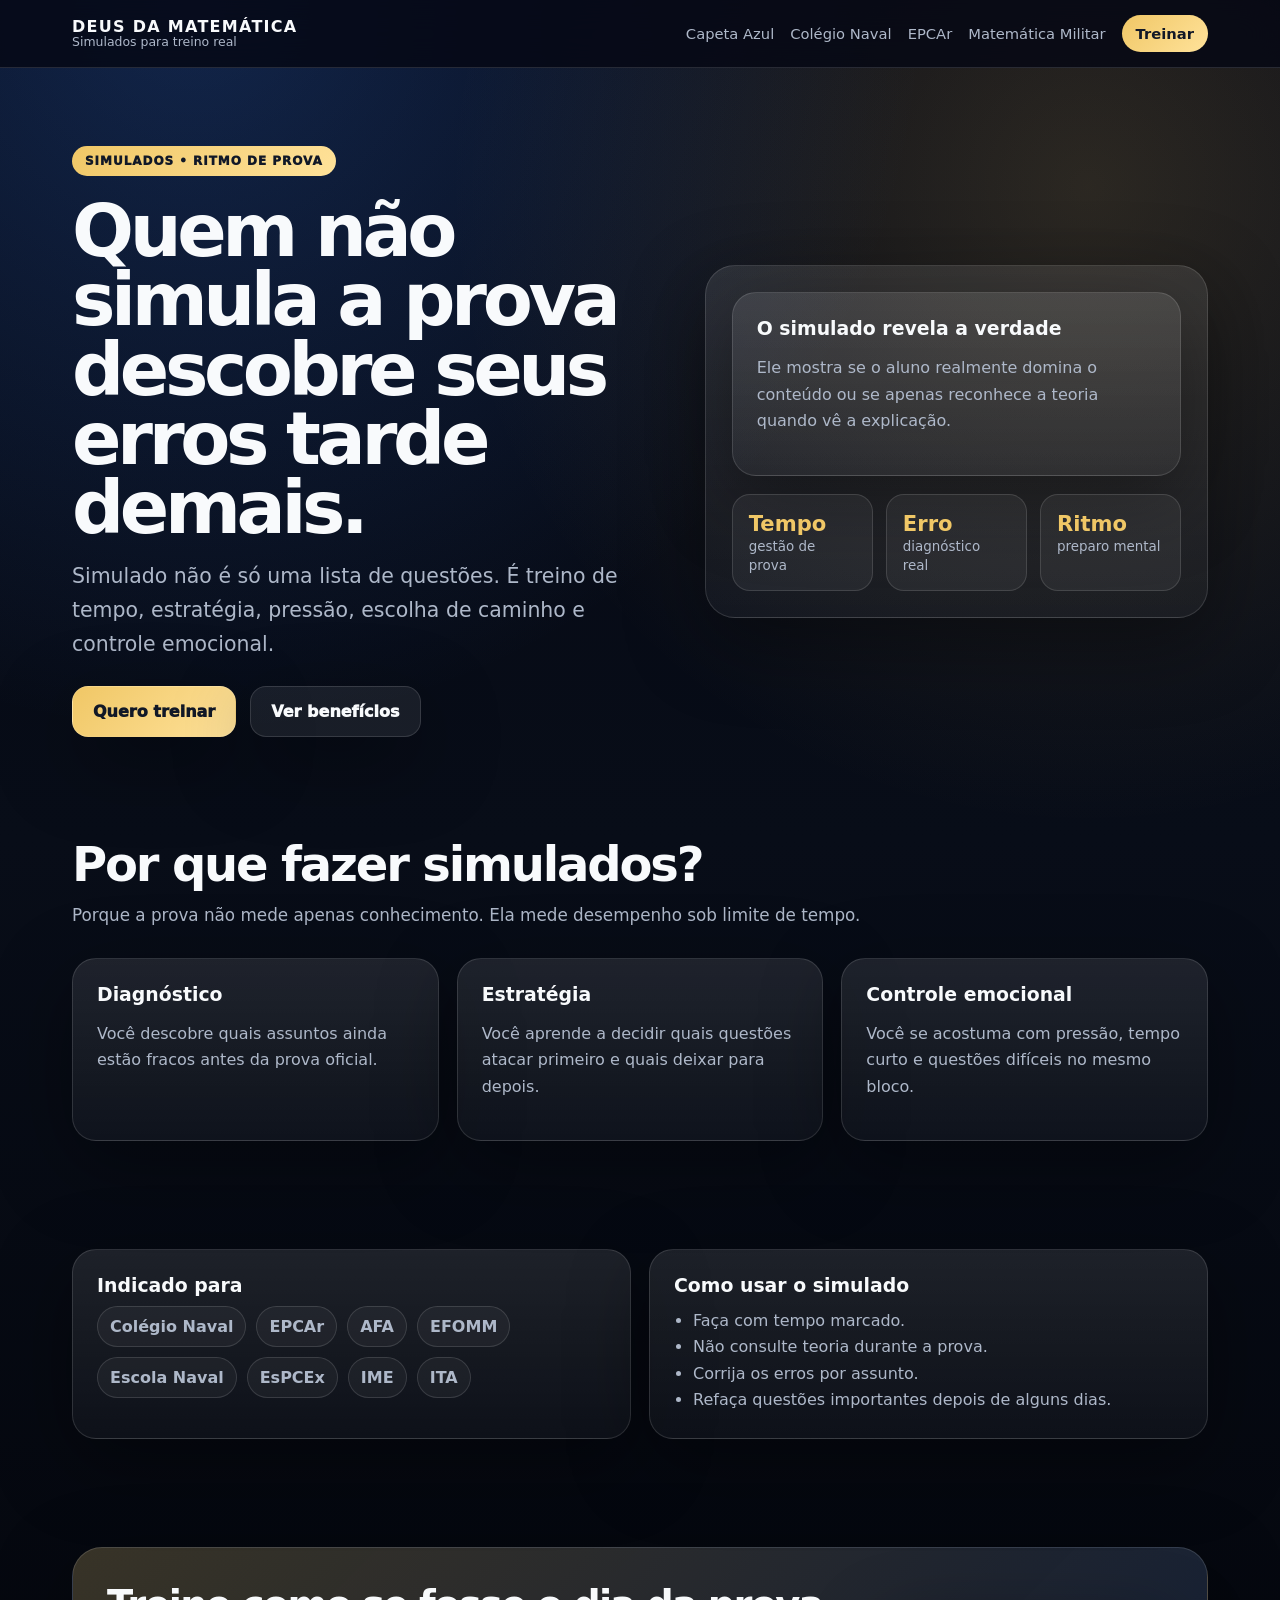
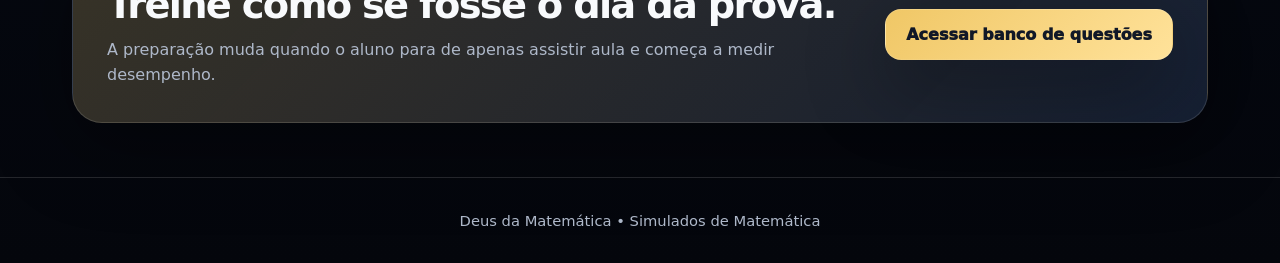
<file: simulados-matematica/index.html>
<!DOCTYPE html><html lang="pt-BR"><head><meta charset="UTF-8"><meta name="viewport" content="width=device-width,initial-scale=1.0"><title>Simulados de Matemática para Concursos Militares | Deus da Matemática</title><meta name="description" content="Simulados de matemática para Colégio Naval, EPCAr, AFA, EFOMM, Escola Naval, EsPCEx, IME e ITA."><link rel="canonical" href="https://www.capetaazul.com.br/simulados-matematica/"><link rel="stylesheet" href="../subpaginas.css"></head><body><header class="site-header"><nav class="nav"><a href="../" class="brand"><strong>DEUS DA MATEMÁTICA</strong><span>Simulados para treino real</span></a><div class="nav-links"><a href="../capeta-azul/">Capeta Azul</a><a href="../curso-colegio-naval/">Colégio Naval</a><a href="../curso-epcar/">EPCAr</a><a href="../matematica-militar/">Matemática Militar</a><a class="nav-cta" href="#simulados">Treinar</a></div></nav></header><main><section class="hero"><div class="container hero-grid"><div><span class="eyebrow">Simulados • Ritmo de prova</span><h1>Quem não simula a prova descobre seus erros tarde demais.</h1><p class="lead">Simulado não é só uma lista de questões. É treino de tempo, estratégia, pressão, escolha de caminho e controle emocional.</p><div class="actions"><a class="btn btn-primary" href="#simulados">Quero treinar</a><a class="btn btn-secondary" href="#beneficios">Ver benefícios</a></div></div><div class="panel"><div class="card"><h3>O simulado revela a verdade</h3><p>Ele mostra se o aluno realmente domina o conteúdo ou se apenas reconhece a teoria quando vê a explicação.</p></div><div class="stats"><div class="stat"><strong>Tempo</strong><span>gestão de prova</span></div><div class="stat"><strong>Erro</strong><span>diagnóstico real</span></div><div class="stat"><strong>Ritmo</strong><span>preparo mental</span></div></div></div></div></section><section class="section" id="beneficios"><div class="container"><div class="section-title"><h2>Por que fazer simulados?</h2><p>Porque a prova não mede apenas conhecimento. Ela mede desempenho sob limite de tempo.</p></div><div class="grid-3"><div class="card"><h3>Diagnóstico</h3><p>Você descobre quais assuntos ainda estão fracos antes da prova oficial.</p></div><div class="card"><h3>Estratégia</h3><p>Você aprende a decidir quais questões atacar primeiro e quais deixar para depois.</p></div><div class="card"><h3>Controle emocional</h3><p>Você se acostuma com pressão, tempo curto e questões difíceis no mesmo bloco.</p></div></div></div></section><section class="section"><div class="container grid-2"><div class="card"><h3>Indicado para</h3><div class="tag-row"><span class="tag">Colégio Naval</span><span class="tag">EPCAr</span><span class="tag">AFA</span><span class="tag">EFOMM</span><span class="tag">Escola Naval</span><span class="tag">EsPCEx</span><span class="tag">IME</span><span class="tag">ITA</span></div></div><div class="card"><h3>Como usar o simulado</h3><ul><li>Faça com tempo marcado.</li><li>Não consulte teoria durante a prova.</li><li>Corrija os erros por assunto.</li><li>Refaça questões importantes depois de alguns dias.</li></ul></div></div></section><section class="section"><div class="container"><div class="banner" id="simulados"><div><h2>Treine como se fosse o dia da prova.</h2><p>A preparação muda quando o aluno para de apenas assistir aula e começa a medir desempenho.</p></div><a class="btn btn-primary" href="https://deusdamatematica.com.br/pt/comprar/plano/mensal-50pct-off-banco-10k-questoes" target="_blank" rel="noopener">Acessar banco de questões</a></div></div></section></main><footer class="footer"><div class="container">Deus da Matemática • Simulados de Matemática</div></footer></body></html>
</file>
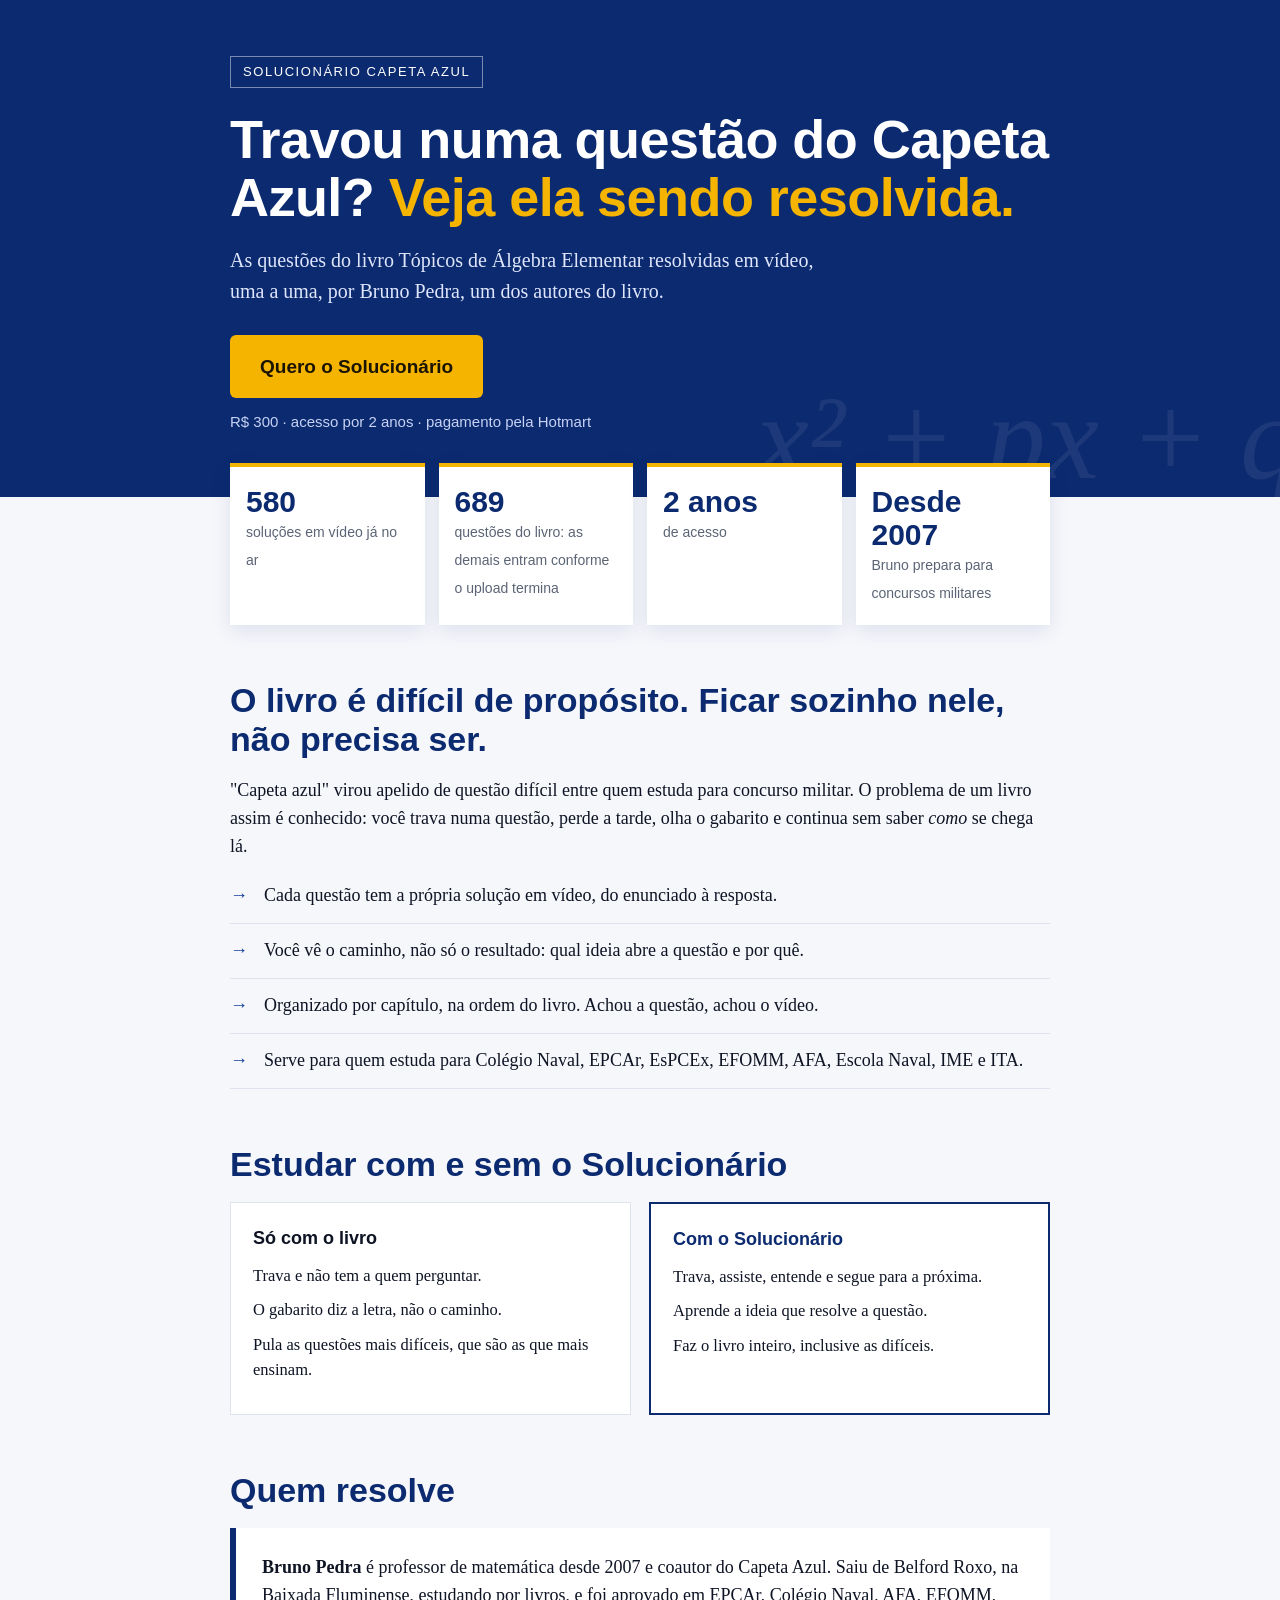
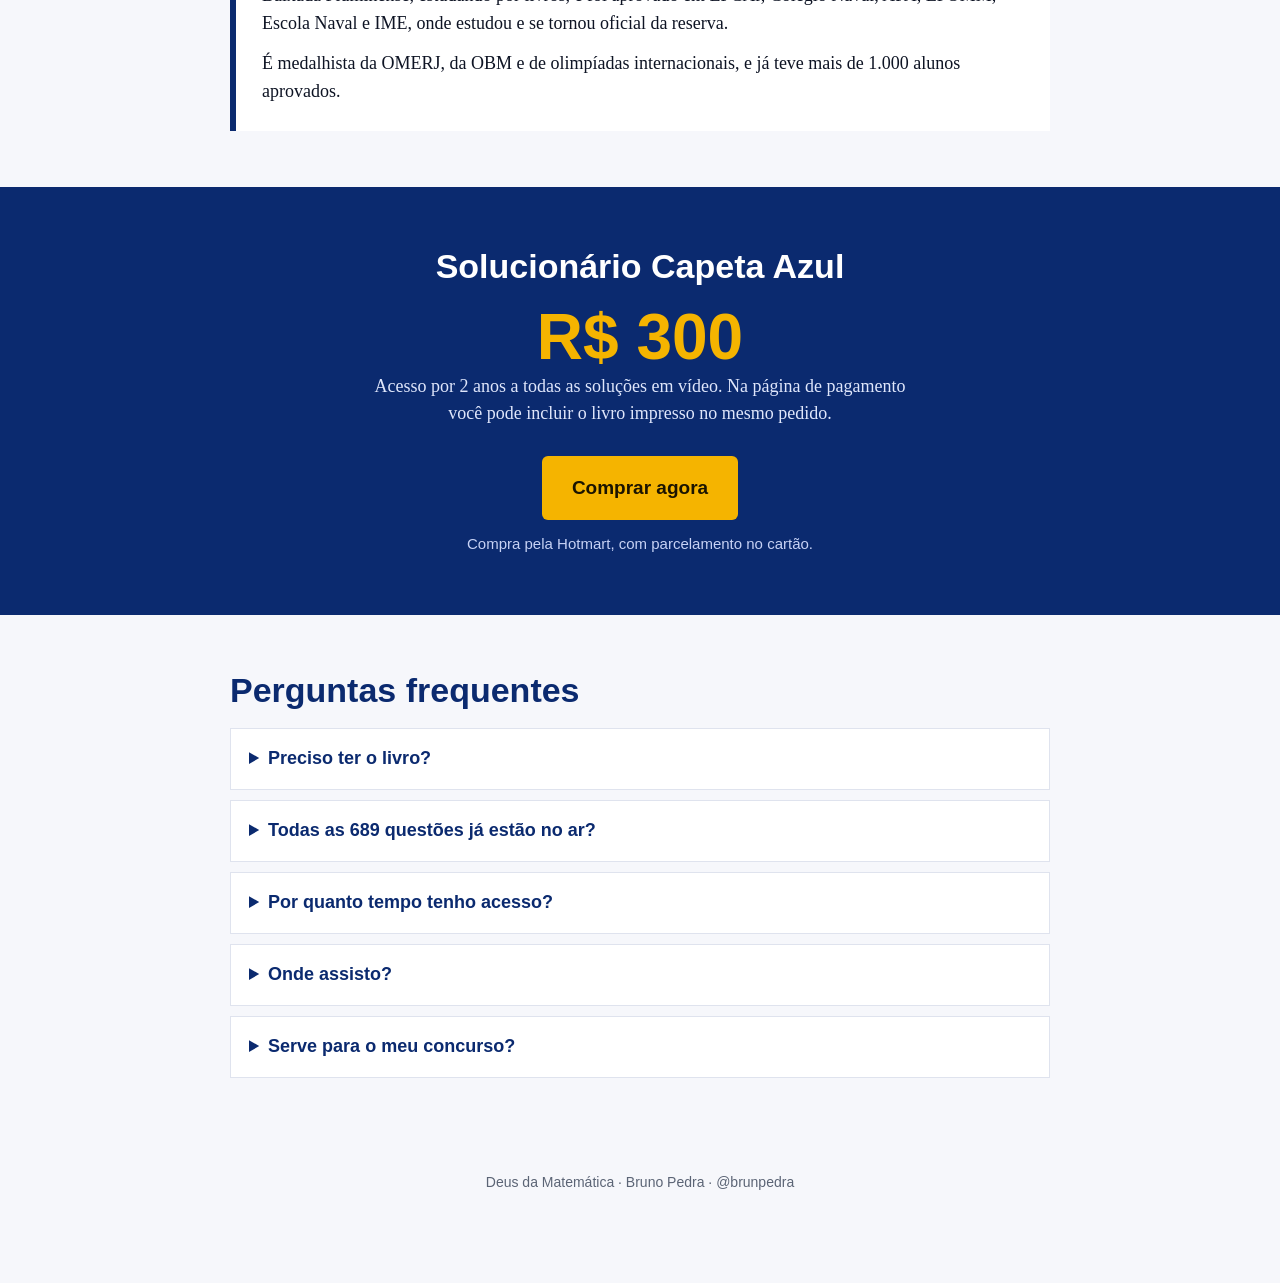
<file: solucionario/index.html>
<!DOCTYPE html>
<html lang="pt-BR">
<head>
<meta charset="utf-8">
<meta name="viewport" content="width=device-width, initial-scale=1">
<title>Solucionário Capeta Azul — as questões resolvidas em vídeo por Bruno Pedra</title>
<meta name="description" content="As questões do Capeta Azul (Tópicos de Álgebra Elementar) resolvidas em vídeo, passo a passo, por Bruno Pedra. Para Colégio Naval, EPCAr, EsPCEx, EFOMM, AFA, EN, IME e ITA.">
<style>
:root{--azul:#0b2a6f;--azul2:#123c9c;--tinta:#0e1424;--cinza:#5b6475;--papel:#f6f7fb;--ouro:#f5b400;--branco:#fff}
*{box-sizing:border-box;margin:0;padding:0}
body{font-family:Georgia,"Times New Roman",serif;color:var(--tinta);background:var(--papel);line-height:1.55;font-size:18px}
h1,h2,h3,.btn,.selo,.num,nav,.preco{font-family:"Trebuchet MS","Segoe UI",Arial,sans-serif}
.wrap{max-width:860px;margin:0 auto;padding:0 20px}
header{background:var(--azul);color:var(--branco);padding:56px 0 64px;position:relative;overflow:hidden}
header:after{content:"x² + px + q";position:absolute;right:-20px;bottom:-34px;font-size:120px;font-style:italic;opacity:.07;white-space:nowrap}
.selo{display:inline-block;border:1px solid rgba(255,255,255,.45);padding:5px 12px;font-size:13px;letter-spacing:.12em;text-transform:uppercase;margin-bottom:22px}
h1{font-size:clamp(32px,6.4vw,54px);line-height:1.08;letter-spacing:-.01em;margin-bottom:18px}
h1 em{font-style:normal;color:var(--ouro)}
header p{font-size:20px;max-width:620px;color:#dfe6fb}
.btn{display:inline-block;background:var(--ouro);color:#1b1400;font-weight:700;font-size:19px;padding:17px 30px;border-radius:6px;text-decoration:none;margin-top:28px}
.btn:hover,.btn:focus{background:#ffc928;outline:3px solid #fff;outline-offset:2px}
.sub{font-size:15px;color:#c7d2f5;margin-top:12px;font-family:"Trebuchet MS",Arial,sans-serif}
section{padding:56px 0}
h2{font-size:clamp(25px,4.4vw,34px);line-height:1.15;margin-bottom:18px;color:var(--azul)}
.nums{display:grid;grid-template-columns:repeat(auto-fit,minmax(150px,1fr));gap:14px;margin-top:-34px;position:relative}
.num{background:var(--branco);border-top:4px solid var(--ouro);padding:18px 16px;box-shadow:0 6px 18px rgba(11,42,111,.10)}
.num b{display:block;font-size:30px;color:var(--azul);line-height:1.1}
.num span{font-size:14px;color:var(--cinza)}
ul.lista{list-style:none;margin-top:8px}
ul.lista li{padding:13px 0 13px 34px;border-bottom:1px solid #dfe3ee;position:relative}
ul.lista li:before{content:"→";position:absolute;left:0;color:var(--azul2);font-weight:700;font-family:Arial,sans-serif}
.duas{display:grid;grid-template-columns:1fr 1fr;gap:18px;margin-top:10px}
.col{background:var(--branco);padding:22px;border:1px solid #dfe3ee}
.col h3{font-size:18px;margin-bottom:10px}
.col.sim{border:2px solid var(--azul)}
.col.sim h3{color:var(--azul)}
.col p{font-size:16.5px;margin-bottom:9px}
.autor{background:var(--branco);border-left:6px solid var(--azul);padding:26px}
.oferta{background:var(--azul);color:var(--branco);text-align:center;padding:60px 0}
.oferta h2{color:var(--branco)}
.preco{font-size:64px;font-weight:700;color:var(--ouro);line-height:1;margin:14px 0 4px}
.oferta p{color:#dfe6fb;max-width:560px;margin:0 auto}
details{background:var(--branco);border:1px solid #dfe3ee;margin-bottom:10px;padding:16px 18px}
summary{font-family:"Trebuchet MS",Arial,sans-serif;font-weight:700;cursor:pointer;color:var(--azul)}
details p{margin-top:10px;font-size:17px}
footer{padding:28px 0 90px;font-size:14px;color:var(--cinza);text-align:center;font-family:Arial,sans-serif}
.fixo{position:fixed;left:0;right:0;bottom:0;background:var(--branco);border-top:1px solid #d5daE8;padding:10px 16px;display:none;align-items:center;justify-content:space-between;gap:12px;font-family:"Trebuchet MS",Arial,sans-serif;z-index:5}
.fixo b{color:var(--azul);font-size:15px}
.fixo a{background:var(--ouro);color:#1b1400;font-weight:700;padding:11px 18px;border-radius:6px;text-decoration:none;white-space:nowrap}
@media(max-width:640px){body{font-size:17px}.duas{grid-template-columns:1fr}.fixo{display:flex}header{padding:40px 0 56px}.preco{font-size:52px}}
</style>
</head>
<body>

<header>
  <div class="wrap">
    <span class="selo">Solucionário Capeta Azul</span>
    <h1>Travou numa questão do Capeta Azul? <em>Veja ela sendo resolvida.</em></h1>
    <p>As questões do livro Tópicos de Álgebra Elementar resolvidas em vídeo, uma a uma, por Bruno Pedra, um dos autores do livro.</p>
    <a class="btn" href="https://pay.hotmart.com/K106231115F?checkoutMode=10&sck=lp_topo">Quero o Solucionário</a>
    <div class="sub">R$ 300 · acesso por 2 anos · pagamento pela Hotmart</div>
  </div>
</header>

<div class="wrap">
  <div class="nums">
    <div class="num"><b>580</b><span>soluções em vídeo já no ar</span></div>
    <div class="num"><b>689</b><span>questões do livro: as demais entram conforme o upload termina</span></div>
    <div class="num"><b>2 anos</b><span>de acesso</span></div>
    <div class="num"><b>Desde 2007</b><span>Bruno prepara para concursos militares</span></div>
  </div>
</div>

<section>
  <div class="wrap">
    <h2>O livro é difícil de propósito. Ficar sozinho nele, não precisa ser.</h2>
    <p>"Capeta azul" virou apelido de questão difícil entre quem estuda para concurso militar. O problema de um livro assim é conhecido: você trava numa questão, perde a tarde, olha o gabarito e continua sem saber <em>como</em> se chega lá.</p>
    <ul class="lista">
      <li>Cada questão tem a própria solução em vídeo, do enunciado à resposta.</li>
      <li>Você vê o caminho, não só o resultado: qual ideia abre a questão e por quê.</li>
      <li>Organizado por capítulo, na ordem do livro. Achou a questão, achou o vídeo.</li>
      <li>Serve para quem estuda para Colégio Naval, EPCAr, EsPCEx, EFOMM, AFA, Escola Naval, IME e ITA.</li>
    </ul>
  </div>
</section>

<section style="padding-top:0">
  <div class="wrap">
    <h2>Estudar com e sem o Solucionário</h2>
    <div class="duas">
      <div class="col">
        <h3>Só com o livro</h3>
        <p>Trava e não tem a quem perguntar.</p>
        <p>O gabarito diz a letra, não o caminho.</p>
        <p>Pula as questões mais difíceis, que são as que mais ensinam.</p>
      </div>
      <div class="col sim">
        <h3>Com o Solucionário</h3>
        <p>Trava, assiste, entende e segue para a próxima.</p>
        <p>Aprende a ideia que resolve a questão.</p>
        <p>Faz o livro inteiro, inclusive as difíceis.</p>
      </div>
    </div>
  </div>
</section>

<section style="padding-top:0">
  <div class="wrap">
    <h2>Quem resolve</h2>
    <div class="autor">
      <p><strong>Bruno Pedra</strong> é professor de matemática desde 2007 e coautor do Capeta Azul. Saiu de Belford Roxo, na Baixada Fluminense, estudando por livros, e foi aprovado em EPCAr, Colégio Naval, AFA, EFOMM, Escola Naval e IME, onde estudou e se tornou oficial da reserva.</p>
      <p style="margin-top:12px">É medalhista da OMERJ, da OBM e de olimpíadas internacionais, e já teve mais de 1.000 alunos aprovados.</p>
    </div>
  </div>
</section>

<div class="oferta">
  <div class="wrap">
    <h2>Solucionário Capeta Azul</h2>
    <div class="preco">R$ 300</div>
    <p>Acesso por 2 anos a todas as soluções em vídeo. Na página de pagamento você pode incluir o livro impresso no mesmo pedido.</p>
    <a class="btn" href="https://pay.hotmart.com/K106231115F?checkoutMode=10&sck=lp_oferta">Comprar agora</a>
    <div class="sub">Compra pela Hotmart, com parcelamento no cartão.</div>
  </div>
</div>

<section>
  <div class="wrap">
    <h2>Perguntas frequentes</h2>
    <details><summary>Preciso ter o livro?</summary><p>Sim. O Solucionário resolve as questões do Capeta Azul (Tópicos de Álgebra Elementar). Se você ainda não tem, dá para incluir o livro impresso no mesmo pedido, na página de pagamento.</p></details>
    <details><summary>Todas as 689 questões já estão no ar?</summary><p>Hoje são 580 soluções disponíveis. As demais estão sendo enviadas e entram no seu acesso automaticamente, sem custo extra.</p></details>
    <details><summary>Por quanto tempo tenho acesso?</summary><p>Por 2 anos a partir da compra.</p></details>
    <details><summary>Onde assisto?</summary><p>Na área de membros da Hotmart, pelo computador ou pelo celular. O acesso chega no seu e-mail logo após a confirmação do pagamento.</p></details>
    <details><summary>Serve para o meu concurso?</summary><p>O livro cobre a álgebra cobrada em Colégio Naval, EPCAr, EsPCEx, EFOMM, AFA, Escola Naval, IME e ITA. Se o seu concurso cobra álgebra nesse nível, serve.</p></details>
  </div>
</section>

<footer>
  <div class="wrap">Deus da Matemática · Bruno Pedra · @brunpedra</div>
</footer>

<div class="fixo"><b>Solucionário · R$ 300</b><a href="https://pay.hotmart.com/K106231115F?checkoutMode=10&sck=lp_fixo">Comprar</a></div>

</body>
</html>
</file>
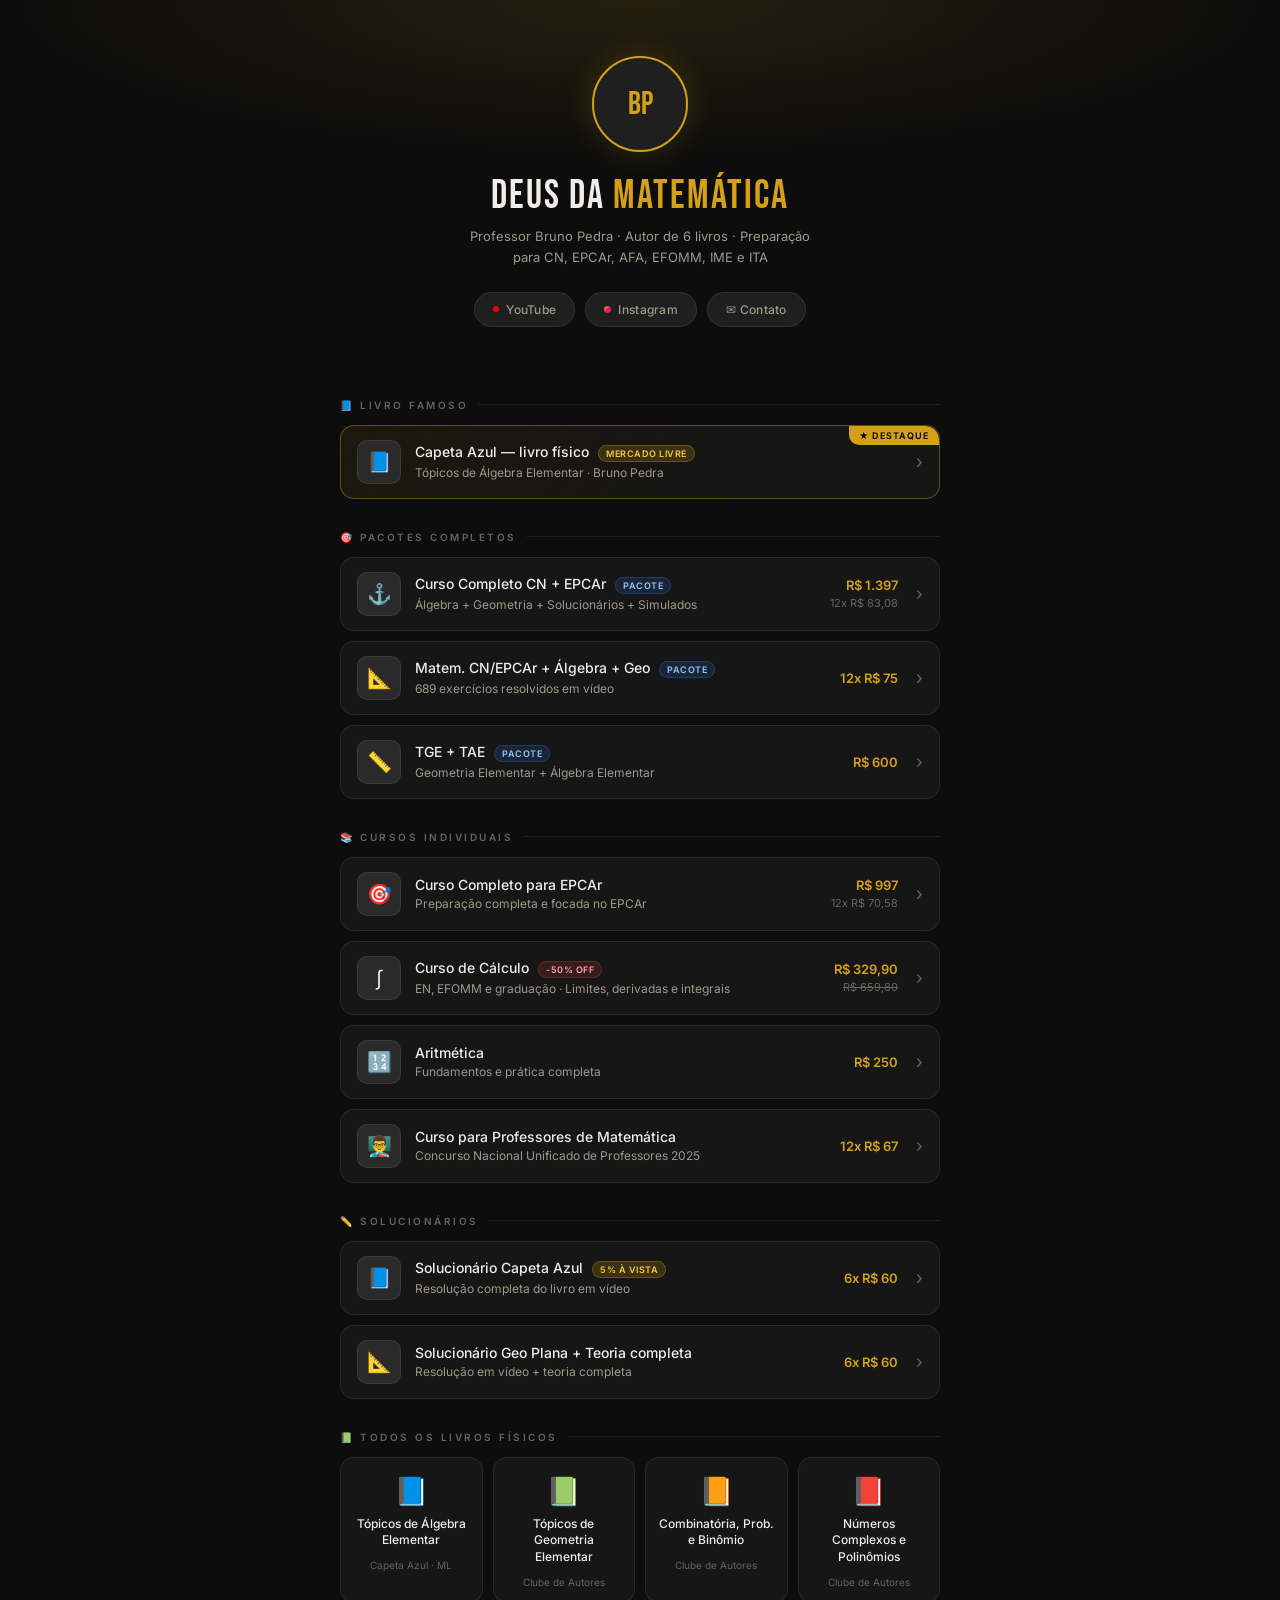
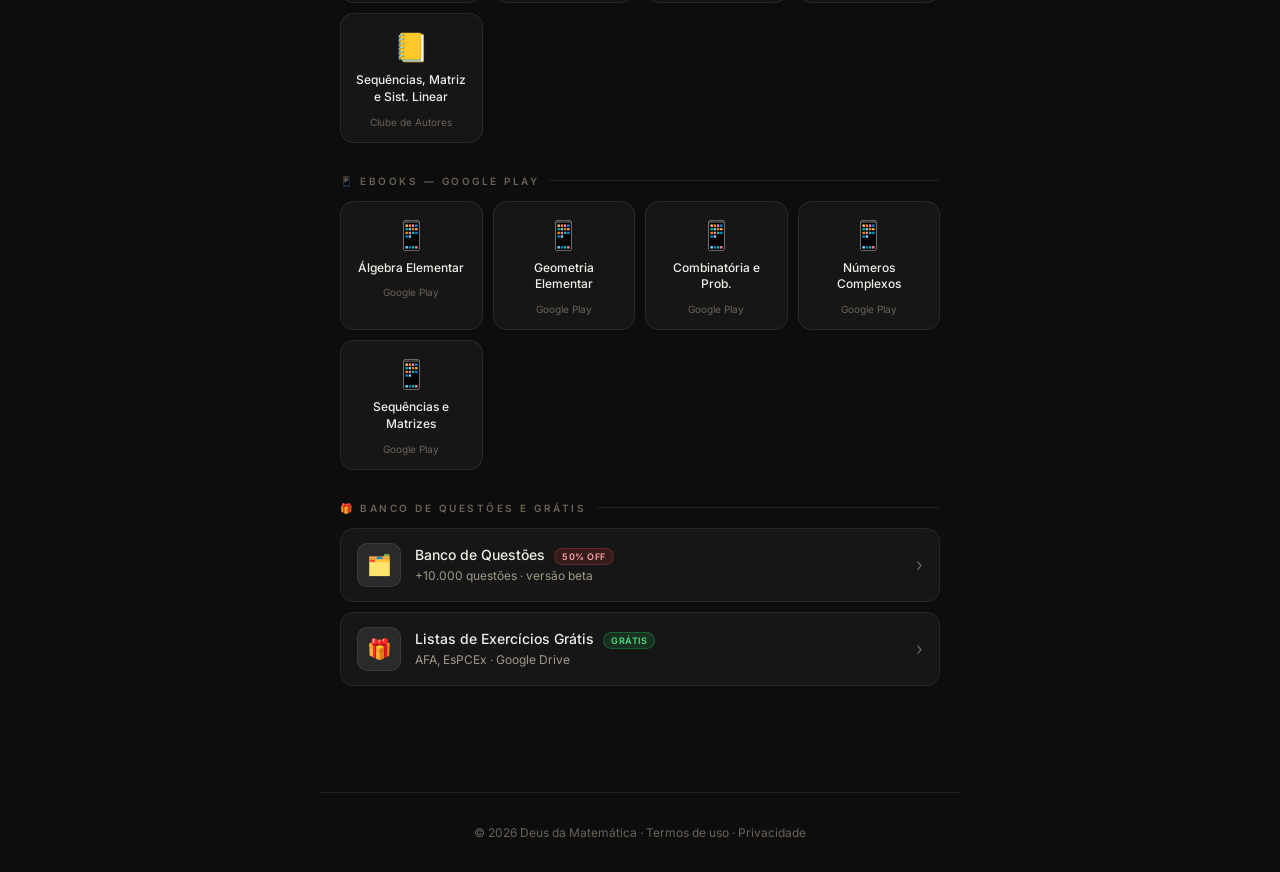
<file: deusdamatematica-links.html>
<!DOCTYPE html>
<html lang="pt-BR">
<head>
<meta charset="UTF-8"/>
<meta name="viewport" content="width=device-width, initial-scale=1.0"/>
<title>Deus da Matemática – Bruno Pedra</title>
<link rel="preconnect" href="https://fonts.googleapis.com"/>
<link href="https://fonts.googleapis.com/css2?family=Bebas+Neue&family=Inter:wght@400;500;600&display=swap" rel="stylesheet"/>
<style>
  *, *::before, *::after { box-sizing: border-box; margin: 0; padding: 0; }

  :root {
    --gold: #D4A017;
    --gold-light: #F5C842;
    --dark: #0D0D0D;
    --dark2: #161616;
    --dark3: #1F1F1F;
    --dark4: #2A2A2A;
    --border: rgba(255,255,255,0.08);
    --border-gold: rgba(212,160,23,0.4);
    --text: #F0EDE8;
    --text2: #A09888;
    --text3: #6B6258;
    --green: #22C55E;
    --blue: #3B82F6;
    --red: #EF4444;
  }

  html { scroll-behavior: smooth; }

  body {
    background: var(--dark);
    color: var(--text);
    font-family: 'Inter', sans-serif;
    min-height: 100vh;
    padding: 0;
  }

  /* ── HERO ── */
  .hero {
    background: var(--dark);
    text-align: center;
    padding: 3.5rem 1.5rem 2.5rem;
    position: relative;
    overflow: hidden;
  }
  .hero::before {
    content: '';
    position: absolute;
    inset: 0;
    background: radial-gradient(ellipse 70% 60% at 50% 0%, rgba(212,160,23,0.12) 0%, transparent 70%);
    pointer-events: none;
  }
  .hero-avatar {
    width: 96px; height: 96px;
    border-radius: 50%;
    border: 2.5px solid var(--gold);
    margin: 0 auto 1.25rem;
    background: var(--dark3);
    display: flex; align-items: center; justify-content: center;
    font-family: 'Bebas Neue', sans-serif;
    font-size: 32px;
    color: var(--gold);
    box-shadow: 0 0 32px rgba(212,160,23,0.2);
    position: relative;
    z-index: 1;
  }
  .hero-name {
    font-family: 'Bebas Neue', sans-serif;
    font-size: clamp(28px, 6vw, 40px);
    letter-spacing: 2px;
    color: var(--text);
    position: relative; z-index: 1;
    margin-bottom: 6px;
  }
  .hero-name span { color: var(--gold); }
  .hero-bio {
    font-size: 13px;
    color: var(--text2);
    line-height: 1.6;
    max-width: 360px;
    margin: 0 auto 1.5rem;
    position: relative; z-index: 1;
  }
  .social-row {
    display: flex; gap: 10px; justify-content: center;
    position: relative; z-index: 1;
  }
  .social-btn {
    display: flex; align-items: center; gap: 7px;
    padding: 9px 18px;
    background: var(--dark3);
    border: 1px solid var(--border);
    border-radius: 100px;
    text-decoration: none;
    font-size: 12px; font-weight: 500;
    color: var(--text2);
    transition: all 0.2s;
    letter-spacing: 0.3px;
  }
  .social-btn:hover { border-color: var(--border-gold); color: var(--gold); background: rgba(212,160,23,0.06); }
  .social-dot { width: 6px; height: 6px; border-radius: 50%; }
  .dot-yt { background: #FF0000; }
  .dot-ig { background: linear-gradient(135deg,#f09433,#e6683c,#dc2743,#cc2366,#bc1888); width: 7px; height: 7px; }

  /* ── MAIN ── */
  .main { max-width: 640px; margin: 0 auto; padding: 0 1.25rem 4rem; }

  /* ── SECTION ── */
  .section-label {
    display: flex; align-items: center; gap: 10px;
    font-size: 10px; font-weight: 600;
    letter-spacing: 2.5px; text-transform: uppercase;
    color: var(--text3);
    margin: 2rem 0 0.875rem;
  }
  .section-label::after {
    content: '';
    flex: 1;
    height: 1px;
    background: var(--border);
  }

  /* ── CARD ── */
  .card {
    display: flex; align-items: center; gap: 14px;
    padding: 14px 16px;
    background: var(--dark2);
    border: 1px solid var(--border);
    border-radius: 14px;
    margin-bottom: 10px;
    text-decoration: none;
    color: var(--text);
    transition: all 0.2s;
    position: relative;
    overflow: hidden;
  }
  .card:hover {
    border-color: var(--border-gold);
    background: var(--dark3);
    transform: translateY(-1px);
    box-shadow: 0 8px 24px rgba(0,0,0,0.4);
  }
  .card.featured {
    border-color: var(--border-gold);
    background: linear-gradient(135deg, rgba(212,160,23,0.08) 0%, var(--dark2) 60%);
  }
  .card.featured::before {
    content: '★ DESTAQUE';
    position: absolute; top: 0; right: 0;
    font-size: 9px; font-weight: 600; letter-spacing: 1px;
    background: var(--gold);
    color: #000;
    padding: 4px 10px;
    border-radius: 0 14px 0 10px;
  }
  .card-icon {
    width: 44px; height: 44px;
    border-radius: 10px;
    flex-shrink: 0;
    display: flex; align-items: center; justify-content: center;
    font-size: 20px;
    background: var(--dark4);
    border: 1px solid var(--border);
  }
  .card-body { flex: 1; min-width: 0; }
  .card-title {
    font-size: 14px; font-weight: 500;
    white-space: nowrap; overflow: hidden; text-overflow: ellipsis;
    margin-bottom: 3px;
    color: var(--text);
  }
  .card-desc {
    font-size: 12px; color: var(--text2);
    white-space: nowrap; overflow: hidden; text-overflow: ellipsis;
  }
  .card-right { display: flex; flex-direction: column; align-items: flex-end; gap: 3px; flex-shrink: 0; }
  .card-price { font-size: 13px; font-weight: 600; color: var(--gold); white-space: nowrap; }
  .card-installment { font-size: 11px; color: var(--text3); white-space: nowrap; }
  .card-arrow { color: var(--text3); font-size: 18px; margin-left: 4px; }

  /* ── BADGES ── */
  .badge {
    display: inline-flex; align-items: center;
    font-size: 9px; font-weight: 600; letter-spacing: 0.5px;
    padding: 2px 7px; border-radius: 20px;
    vertical-align: middle; margin-left: 5px;
    text-transform: uppercase;
  }
  .badge-gold { background: rgba(212,160,23,0.2); color: var(--gold-light); border: 1px solid rgba(212,160,23,0.3); }
  .badge-green { background: rgba(34,197,94,0.15); color: #4ADE80; border: 1px solid rgba(34,197,94,0.3); }
  .badge-red { background: rgba(239,68,68,0.15); color: #FCA5A5; border: 1px solid rgba(239,68,68,0.25); }
  .badge-blue { background: rgba(59,130,246,0.15); color: #93C5FD; border: 1px solid rgba(59,130,246,0.25); }

  /* ── LIVROS GRID ── */
  .books-grid {
    display: grid;
    grid-template-columns: repeat(auto-fill, minmax(140px, 1fr));
    gap: 10px;
    margin-bottom: 10px;
  }
  .book-card {
    display: flex; flex-direction: column;
    align-items: center; text-align: center;
    padding: 16px 12px 14px;
    background: var(--dark2);
    border: 1px solid var(--border);
    border-radius: 14px;
    text-decoration: none;
    color: var(--text);
    transition: all 0.2s;
    gap: 8px;
  }
  .book-card:hover {
    border-color: var(--border-gold);
    background: var(--dark3);
    transform: translateY(-2px);
    box-shadow: 0 8px 24px rgba(0,0,0,0.4);
  }
  .book-icon { font-size: 28px; }
  .book-title { font-size: 12px; font-weight: 500; line-height: 1.4; color: var(--text); }
  .book-store { font-size: 10px; color: var(--text3); margin-top: 2px; }

  /* ── FOOTER ── */
  .footer {
    text-align: center;
    padding: 2rem 1rem;
    font-size: 12px;
    color: var(--text3);
    border-top: 1px solid var(--border);
    margin: 2rem 1.25rem 0;
    max-width: 640px;
    margin-left: auto; margin-right: auto;
  }
  .footer a { color: var(--text3); text-decoration: none; }
  .footer a:hover { color: var(--gold); }

  @media (max-width: 480px) {
    .hero { padding: 2.5rem 1rem 2rem; }
    .card-price { font-size: 12px; }
    .books-grid { grid-template-columns: repeat(auto-fill, minmax(120px, 1fr)); }
  }
</style>
</head>
<body>

<!-- HERO -->
<div class="hero">
  <div class="hero-avatar">BP</div>
  <div class="hero-name">Deus da <span>Matemática</span></div>
  <p class="hero-bio">Professor Bruno Pedra · Autor de 6 livros · Preparação para CN, EPCAr, AFA, EFOMM, IME e ITA</p>
  <div class="social-row">
    <a class="social-btn" href="https://www.youtube.com/c/DeusdaMatem%C3%A1tica" target="_blank">
      <span class="social-dot dot-yt"></span> YouTube
    </a>
    <a class="social-btn" href="https://instagram.com/brunpedra" target="_blank">
      <span class="social-dot dot-ig"></span> Instagram
    </a>
    <a class="social-btn" href="https://deusdamatematica.com.br/pt/contato" target="_blank">
      ✉ Contato
    </a>
  </div>
</div>

<!-- MAIN -->
<div class="main">

  <!-- CAPETA AZUL DESTAQUE -->
  <div class="section-label">📘 Livro famoso</div>

  <a class="card featured" href="https://www.mercadolivre.com.br/livro-topicos-de-algebra-elementar-capeta-azul-bruno-pedra/p/MLB67997287" target="_blank">
    <div class="card-icon">📘</div>
    <div class="card-body">
      <div class="card-title">Capeta Azul — livro físico <span class="badge badge-gold">Mercado Livre</span></div>
      <div class="card-desc">Tópicos de Álgebra Elementar · Bruno Pedra</div>
    </div>
    <div class="card-right">
      <div class="card-arrow">›</div>
    </div>
  </a>

  <!-- PACOTES -->
  <div class="section-label">🎯 Pacotes completos</div>

  <a class="card" href="https://deusdamatematica.com.br/pt/cursos/curso-completo-para-colegio-naval-e-epcar" target="_blank">
    <div class="card-icon">⚓</div>
    <div class="card-body">
      <div class="card-title">Curso Completo CN + EPCAr <span class="badge badge-blue">Pacote</span></div>
      <div class="card-desc">Álgebra + Geometria + Solucionários + Simulados</div>
    </div>
    <div class="card-right">
      <div class="card-price">R$ 1.397</div>
      <div class="card-installment">12x R$ 83,08</div>
    </div>
    <div class="card-arrow">›</div>
  </a>

  <a class="card" href="https://deusdamatematica.com.br/pt/cursos/matematica-cnepcar-topicos-de-algebra-topicos-de-geometria-resolvidos" target="_blank">
    <div class="card-icon">📐</div>
    <div class="card-body">
      <div class="card-title">Matem. CN/EPCAr + Álgebra + Geo <span class="badge badge-blue">Pacote</span></div>
      <div class="card-desc">689 exercícios resolvidos em vídeo</div>
    </div>
    <div class="card-right">
      <div class="card-price">12x R$ 75</div>
    </div>
    <div class="card-arrow">›</div>
  </a>

  <a class="card" href="https://deusdamatematica.com.br/pt/cursos/tgetae" target="_blank">
    <div class="card-icon">📏</div>
    <div class="card-body">
      <div class="card-title">TGE + TAE <span class="badge badge-blue">Pacote</span></div>
      <div class="card-desc">Geometria Elementar + Álgebra Elementar</div>
    </div>
    <div class="card-right">
      <div class="card-price">R$ 600</div>
    </div>
    <div class="card-arrow">›</div>
  </a>

  <!-- CURSOS INDIVIDUAIS -->
  <div class="section-label">📚 Cursos individuais</div>

  <a class="card" href="https://deusdamatematica.com.br/pt/cursos/curso-completo-para-epcar" target="_blank">
    <div class="card-icon">🎯</div>
    <div class="card-body">
      <div class="card-title">Curso Completo para EPCAr</div>
      <div class="card-desc">Preparação completa e focada no EPCAr</div>
    </div>
    <div class="card-right">
      <div class="card-price">R$ 997</div>
      <div class="card-installment">12x R$ 70,58</div>
    </div>
    <div class="card-arrow">›</div>
  </a>

  <a class="card" href="https://deusdamatematica.com.br/pt/cursos/calculo-enefommgraduacao" target="_blank">
    <div class="card-icon">∫</div>
    <div class="card-body">
      <div class="card-title">Curso de Cálculo <span class="badge badge-red">-50% OFF</span></div>
      <div class="card-desc">EN, EFOMM e graduação · Limites, derivadas e integrais</div>
    </div>
    <div class="card-right">
      <div class="card-price">R$ 329,90</div>
      <div class="card-installment" style="text-decoration:line-through;">R$ 659,80</div>
    </div>
    <div class="card-arrow">›</div>
  </a>

  <a class="card" href="https://deusdamatematica.com.br/pt/cursos/aritmetica-1768706303911" target="_blank">
    <div class="card-icon">🔢</div>
    <div class="card-body">
      <div class="card-title">Aritmética</div>
      <div class="card-desc">Fundamentos e prática completa</div>
    </div>
    <div class="card-right">
      <div class="card-price">R$ 250</div>
    </div>
    <div class="card-arrow">›</div>
  </a>

  <a class="card" href="https://deusdamatematica.com.br/pt/cursos/curso-para-professores-de-matematica" target="_blank">
    <div class="card-icon">👨‍🏫</div>
    <div class="card-body">
      <div class="card-title">Curso para Professores de Matemática</div>
      <div class="card-desc">Concurso Nacional Unificado de Professores 2025</div>
    </div>
    <div class="card-right">
      <div class="card-price">12x R$ 67</div>
    </div>
    <div class="card-arrow">›</div>
  </a>

  <!-- SOLUCIONÁRIOS -->
  <div class="section-label">✏️ Solucionários</div>

  <a class="card" href="https://deusdamatematica.com.br/pt/cursos/solucionario-capeta-azul" target="_blank">
    <div class="card-icon">📘</div>
    <div class="card-body">
      <div class="card-title">Solucionário Capeta Azul <span class="badge badge-gold">5% à vista</span></div>
      <div class="card-desc">Resolução completa do livro em vídeo</div>
    </div>
    <div class="card-right">
      <div class="card-price">6x R$ 60</div>
    </div>
    <div class="card-arrow">›</div>
  </a>

  <a class="card" href="https://deusdamatematica.com.br/pt/cursos/solucionario-tge-teoria-completa" target="_blank">
    <div class="card-icon">📐</div>
    <div class="card-body">
      <div class="card-title">Solucionário Geo Plana + Teoria completa</div>
      <div class="card-desc">Resolução em vídeo + teoria completa</div>
    </div>
    <div class="card-right">
      <div class="card-price">6x R$ 60</div>
    </div>
    <div class="card-arrow">›</div>
  </a>

  <!-- LIVROS FÍSICOS -->
  <div class="section-label">📗 Todos os livros físicos</div>

  <div class="books-grid">
    <a class="book-card" href="https://www.mercadolivre.com.br/livro-topicos-de-algebra-elementar-capeta-azul-bruno-pedra/p/MLB67997287" target="_blank">
      <div class="book-icon">📘</div>
      <div class="book-title">Tópicos de Álgebra Elementar</div>
      <div class="book-store">Capeta Azul · ML</div>
    </a>
    <a class="book-card" href="https://clubedeautores.com.br/livro/topicos-de-geometria-elementar-2" target="_blank">
      <div class="book-icon">📗</div>
      <div class="book-title">Tópicos de Geometria Elementar</div>
      <div class="book-store">Clube de Autores</div>
    </a>
    <a class="book-card" href="https://clubedeautores.com.br/livro/topicos-elementares-combinatoria-probabilidade-e-binomio-de-newton" target="_blank">
      <div class="book-icon">📙</div>
      <div class="book-title">Combinatória, Prob. e Binômio</div>
      <div class="book-store">Clube de Autores</div>
    </a>
    <a class="book-card" href="https://clubedeautores.com.br/livro/topicos-elementares-numeros-complexos-e-polinomios-2" target="_blank">
      <div class="book-icon">📕</div>
      <div class="book-title">Números Complexos e Polinômios</div>
      <div class="book-store">Clube de Autores</div>
    </a>
    <a class="book-card" href="https://clubedeautores.com.br/livro/topicos-elementares-sequencias-matriz-determinante-e-sistema-linear" target="_blank">
      <div class="book-icon">📒</div>
      <div class="book-title">Sequências, Matriz e Sist. Linear</div>
      <div class="book-store">Clube de Autores</div>
    </a>
  </div>

  <!-- EBOOKS -->
  <div class="section-label">📱 Ebooks — Google Play</div>

  <div class="books-grid">
    <a class="book-card" href="https://play.google.com/store/books/details/Alex_Ricardo_T%C3%B3picos_de_%C3%81lgebra_Elementar?id=Agc-EQAAQBAJ" target="_blank">
      <div class="book-icon">📱</div>
      <div class="book-title">Álgebra Elementar</div>
      <div class="book-store">Google Play</div>
    </a>
    <a class="book-card" href="https://play.google.com/store/books/details/Alex_Ricardo_T%C3%B3picos_de_Geometria_Elementar?id=UPA9EQAAQBAJ" target="_blank">
      <div class="book-icon">📱</div>
      <div class="book-title">Geometria Elementar</div>
      <div class="book-store">Google Play</div>
    </a>
    <a class="book-card" href="https://play.google.com/store/books/details/%C3%8Dgor_H_de_Oliveira_T%C3%B3picos_Elementares?id=avA9EQAAQBAJ" target="_blank">
      <div class="book-icon">📱</div>
      <div class="book-title">Combinatória e Prob.</div>
      <div class="book-store">Google Play</div>
    </a>
    <a class="book-card" href="https://play.google.com/store/books/details/%C3%8Dgor_H_de_Oliveira_T%C3%B3picos_Elementares?id=KvA9EQAAQBAJ" target="_blank">
      <div class="book-icon">📱</div>
      <div class="book-title">Números Complexos</div>
      <div class="book-store">Google Play</div>
    </a>
    <a class="book-card" href="https://play.google.com/store/books/details/Alex_Ricardo_T%C3%B3picos_Elementares_Sequ%C3%AAncias_Matriz?id=Q3Z5EQAAQBAJ" target="_blank">
      <div class="book-icon">📱</div>
      <div class="book-title">Sequências e Matrizes</div>
      <div class="book-store">Google Play</div>
    </a>
  </div>

  <!-- BANCO DE QUESTÕES E GRÁTIS -->
  <div class="section-label">🎁 Banco de questões e grátis</div>

  <a class="card" href="https://deusdamatematica.com.br/pt/comprar/plano/mensal-50pct-off-banco-10k-questoes" target="_blank">
    <div class="card-icon">🗂️</div>
    <div class="card-body">
      <div class="card-title">Banco de Questões <span class="badge badge-red">50% OFF</span></div>
      <div class="card-desc">+10.000 questões · versão beta</div>
    </div>
    <div class="card-right">
      <div class="card-arrow">›</div>
    </div>
  </a>

  <a class="card" href="https://drive.google.com/drive/folders/1KmvG91GlhEDrRXGLuqCst4OPRs4y66Re?usp=sharing" target="_blank">
    <div class="card-icon">🎁</div>
    <div class="card-body">
      <div class="card-title">Listas de Exercícios Grátis <span class="badge badge-green">GRÁTIS</span></div>
      <div class="card-desc">AFA, EsPCEx · Google Drive</div>
    </div>
    <div class="card-right">
      <div class="card-arrow">›</div>
    </div>
  </a>

</div><!-- /main -->

<div class="footer">
  <p>© 2026 Deus da Matemática · <a href="https://deusdamatematica.com.br/pt/termos-de-uso">Termos de uso</a> · <a href="https://deusdamatematica.com.br/pt/politica-de-privacidade">Privacidade</a></p>
</div>

</body>
</html>
</file>
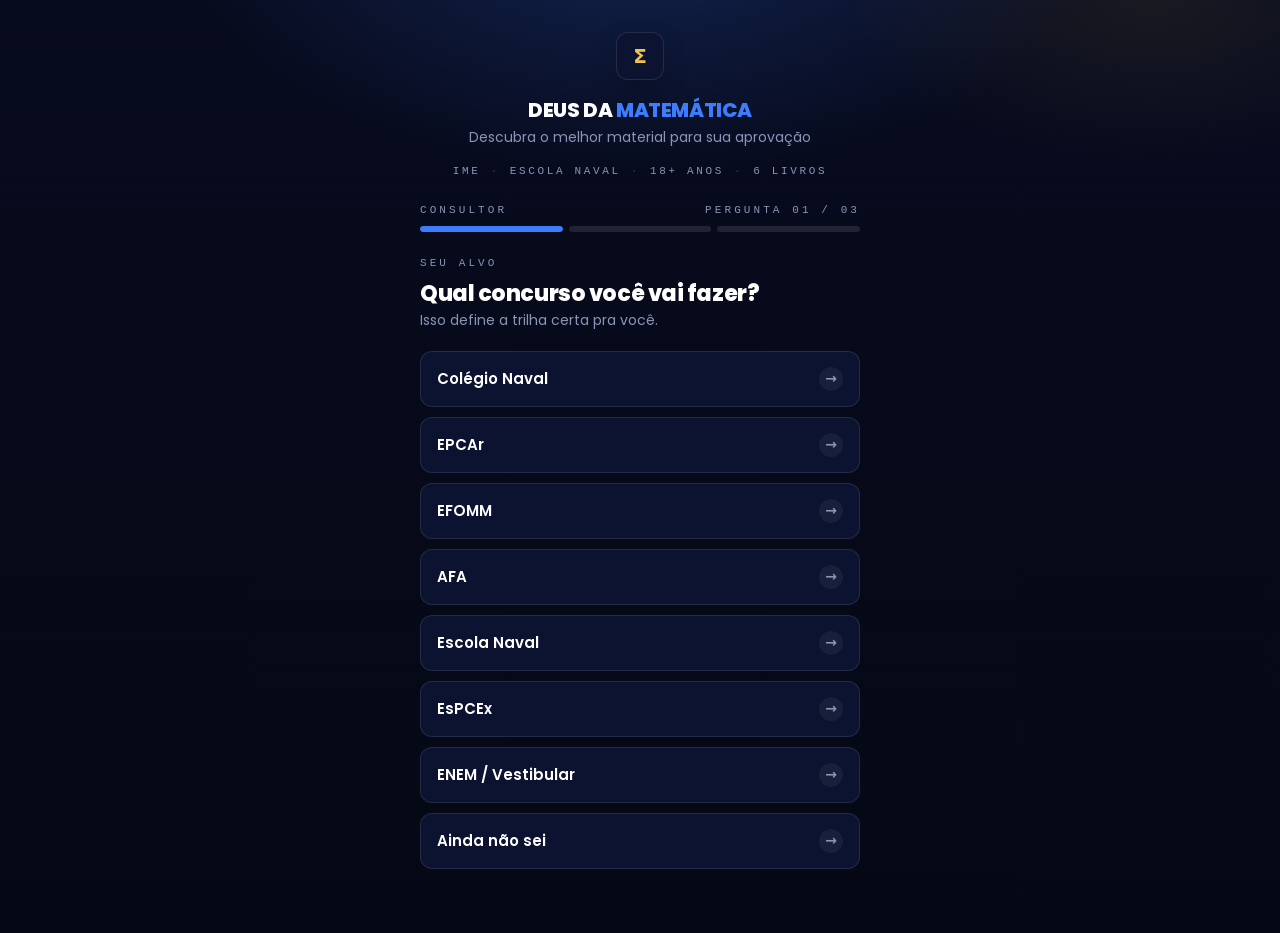
<file: capeta-azul/Consultor.html>
<!doctype html>
<html lang="pt-BR">
<head>
<meta charset="UTF-8" />
<meta name="viewport" content="width=device-width, initial-scale=1.0" />
<meta name="theme-color" content="#070B1E" />
<title>Consultor Deus da Matemática — Encontre seu material de aprovação</title>
<meta name="description" content="Responda 3 perguntas e descubra o material certo para sua aprovação em CN, EPCAr, EFOMM, AFA, EsPCEx, EN, IME e ITA." />
<meta property="og:title" content="Consultor Deus da Matemática" />
<meta property="og:description" content="Descubra em 30 segundos o melhor caminho para sua aprovação militar." />
<meta property="og:type" content="website" />
<link rel="preconnect" href="https://fonts.googleapis.com" />
<link rel="preconnect" href="https://fonts.gstatic.com" crossorigin />
<link href="https://fonts.googleapis.com/css2?family=Poppins:wght@400;500;600;700;800;900&display=swap" rel="stylesheet" />

<!-- =========================================================
     GOOGLE ANALYTICS 4 — cole seu ID e descomente
==============================================================
<script async src="https://www.googletagmanager.com/gtag/js?id=G-XXXXXXXXXX"></script>
<script>
  window.dataLayer = window.dataLayer || [];
  function gtag(){dataLayer.push(arguments);}
  gtag('js', new Date());
  gtag('config', 'G-XXXXXXXXXX');
</script>
-->

<!-- =========================================================
     META PIXEL — cole seu ID e descomente
==============================================================
<script>
  !function(f,b,e,v,n,t,s){if(f.fbq)return;n=f.fbq=function(){n.callMethod?
  n.callMethod.apply(n,arguments):n.queue.push(arguments)};if(!f._fbq)f._fbq=n;
  n.push=n;n.loaded=!0;n.version='2.0';n.queue=[];t=b.createElement(e);t.async=!0;
  t.src=v;s=b.getElementsByTagName(e)[0];s.parentNode.insertBefore(t,s)}(window,
  document,'script','https://connect.facebook.net/en_US/fbevents.js');
  fbq('init','SEU_PIXEL_ID');fbq('track','PageView');
</script>
-->

<style>
:root{--navy:#070B1E;--deep:#050814;--card:#0C1330;--azul:#3D7BFF;--azul2:#5B93FF;--gold:#F2C14E;--red:#FF4D6D;--mute:#8A94B8;--green:#25D366;}
*{box-sizing:border-box;}
html,body{margin:0;height:100%;}
body{font-family:'Poppins',system-ui,-apple-system,sans-serif;color:#fff;line-height:1.4;background:#070B1E;}
.cdm-root{min-height:100vh;background-image:radial-gradient(60% 45% at 50% -8%,rgba(61,123,255,.22),transparent 60%),radial-gradient(40% 30% at 90% 0%,rgba(242,193,78,.08),transparent 60%),linear-gradient(180deg,#070b1e,#050814);}
.cdm-wrap{max-width:480px;margin:0 auto;padding:0 20px 64px;}
.cdm-eyebrow,.cdm-tag,.cdm-authority,.cdm-trust{font-family:ui-monospace,SFMono-Regular,Menlo,Consolas,monospace;}

.cdm-header{text-align:center;padding:32px 0 24px;}
.cdm-insignia{width:48px;height:48px;margin:0 auto 16px;border-radius:12px;background:var(--card);border:1px solid rgba(255,255,255,.10);display:grid;place-items:center;color:var(--gold);font-size:20px;font-weight:700;box-shadow:0 10px 30px -12px rgba(0,0,0,.6);}
.cdm-brand{font-size:20px;font-weight:800;letter-spacing:-.02em;margin:0;}
.cdm-brand span{color:var(--azul);}
.cdm-sub{margin:4px 0 0;font-size:14px;color:var(--mute);}
.cdm-authority{margin-top:16px;display:flex;flex-wrap:wrap;justify-content:center;gap:4px 10px;font-size:11px;text-transform:uppercase;letter-spacing:.24em;color:var(--mute);}
.cdm-authority i{color:rgba(255,255,255,.2);font-style:normal;}

.cdm-eyebrow{font-size:11px;text-transform:uppercase;letter-spacing:.28em;color:var(--mute);}
.cdm-progress{margin-bottom:24px;}
.cdm-progress-row{display:flex;justify-content:space-between;margin-bottom:8px;}
.cdm-segs{display:flex;gap:6px;}
.cdm-seg{height:6px;flex:1;border-radius:999px;background:rgba(255,255,255,.10);overflow:hidden;}
.cdm-seg-fill{height:100%;width:0;border-radius:999px;transition:width .5s cubic-bezier(.2,.7,.2,1);}
.cdm-seg-fill.blue{width:100%;background:var(--azul);}
.cdm-seg-fill.gold{width:100%;background:var(--gold);}

.cdm-step{animation:cdmStepIn .45s cubic-bezier(.2,.7,.2,1) both;}
.cdm-cat{margin:0 0 8px;}
.cdm-q-title{font-size:22px;font-weight:800;line-height:1.25;margin:0 0 4px;letter-spacing:-.02em;}
.cdm-q-hint{font-size:14px;color:var(--mute);margin:0 0 20px;}
.cdm-options{display:grid;gap:10px;}
.cdm-opt{width:100%;min-height:56px;padding:12px 16px;border-radius:12px;border:1px solid rgba(255,255,255,.10);background:var(--card);display:flex;align-items:center;justify-content:space-between;gap:12px;cursor:pointer;transition:all .2s;font-family:inherit;font-size:15px;font-weight:600;color:#fff;text-align:left;}
.cdm-opt:hover{border-color:rgba(61,123,255,.6);transform:translateY(-1px);background:rgba(255,255,255,.03);}
.cdm-opt:active{transform:scale(.99);}
.cdm-opt.sel{border-color:var(--azul);background:rgba(61,123,255,.10);box-shadow:0 0 0 1px rgba(61,123,255,.35),0 18px 50px -12px rgba(61,123,255,.45);}
.cdm-arrow{flex-shrink:0;width:24px;height:24px;border-radius:999px;background:rgba(255,255,255,.05);display:grid;place-items:center;color:var(--mute);font-style:normal;font-size:14px;transition:all .2s;}
.cdm-opt.sel .cdm-arrow{background:var(--azul);color:#fff;}
.cdm-opt:hover .cdm-arrow{color:var(--azul);}
.cdm-back{margin-top:20px;background:none;border:none;color:var(--mute);font-family:inherit;font-size:14px;cursor:pointer;padding:0;transition:color .2s;}
.cdm-back:hover{color:#fff;}

.cdm-result-title{font-size:26px;font-weight:800;line-height:1.15;margin:0;letter-spacing:-.02em;}
.cdm-result-sub{font-size:15px;color:var(--mute);margin:8px 0 0;line-height:1.5;}
.cdm-chips{display:flex;flex-wrap:wrap;gap:8px;margin-top:16px;}
.cdm-chip{padding:5px 12px;border-radius:999px;font-size:12px;font-weight:500;background:rgba(255,255,255,.05);border:1px solid rgba(255,255,255,.10);color:rgba(255,255,255,.8);}

.cdm-cards{display:grid;gap:16px;margin-top:24px;}
.cdm-card{position:relative;background:var(--card);border:1px solid rgba(255,255,255,.10);border-radius:16px;padding:20px;box-shadow:0 10px 30px -12px rgba(0,0,0,.6);animation:cdmCardIn .5s cubic-bezier(.2,.7,.2,1) both;}
.cdm-hero-gold{border-color:rgba(242,193,78,.5);box-shadow:0 0 0 1px rgba(242,193,78,.45),0 18px 55px -12px rgba(242,193,78,.35);animation:cdmCardIn .5s cubic-bezier(.2,.7,.2,1) both, cdmPulseGold 2.6s ease-in-out infinite;}
.cdm-hero-red{border-color:rgba(255,77,109,.5);box-shadow:0 0 0 1px rgba(255,77,109,.45),0 18px 55px -12px rgba(255,77,109,.35);}
.cdm-whats{border-color:rgba(37,211,102,.4);}
.cdm-selo{position:absolute;top:-10px;left:20px;padding:4px 10px;border-radius:999px;font-size:10px;font-weight:700;text-transform:uppercase;letter-spacing:.05em;}
.cdm-selo-gold{background:var(--gold);color:var(--deep);}
.cdm-selo-red{background:var(--red);color:#fff;}
.cdm-selo-blue{background:var(--azul);color:#fff;}
.cdm-selo-whats{background:var(--green);color:#000;}
.cdm-tag{font-size:11px;text-transform:uppercase;letter-spacing:.2em;margin:4px 0 8px;}
.cdm-tag-gold{color:var(--gold);}.cdm-tag-blue{color:var(--azul);}.cdm-tag-red{color:var(--red);}.cdm-tag-whats{color:var(--green);}
.cdm-card-title{font-size:18px;font-weight:800;line-height:1.2;margin:0;letter-spacing:-.01em;}
.cdm-card-desc{font-size:14px;color:var(--mute);margin:6px 0 0;line-height:1.5;}
.cdm-ideal{font-size:13px;color:rgba(255,255,255,.8);margin:12px 0 0;}
.cdm-ideal span{color:var(--mute);}
.cdm-motivo{margin-top:12px;border-radius:10px;background:rgba(255,255,255,.04);border:1px solid rgba(255,255,255,.05);padding:8px 12px;font-size:13px;color:rgba(255,255,255,.85);line-height:1.45;}
.cdm-motivo span{color:var(--gold);font-weight:600;}
.cdm-preco{font-size:13px;font-weight:500;color:rgba(242,193,78,.9);margin:12px 0 0;}
.cdm-ctas{display:flex;flex-direction:column;gap:8px;margin-top:16px;}
.cdm-btn{height:48px;border-radius:12px;font-family:inherit;font-size:15px;font-weight:700;display:grid;place-items:center;text-decoration:none;cursor:pointer;transition:all .2s;border:none;}
.cdm-btn-gold{background:var(--gold);color:var(--deep);}.cdm-btn-gold:hover{filter:brightness(1.05);}
.cdm-btn-red{background:var(--red);color:#fff;}.cdm-btn-red:hover{filter:brightness(1.1);}
.cdm-btn-blue{background:var(--azul);color:#fff;}.cdm-btn-blue:hover{background:var(--azul2);}
.cdm-btn-whats{background:var(--green);color:#000;}.cdm-btn-whats:hover{filter:brightness(1.1);}
.cdm-btn-ghost{height:44px;font-size:14px;font-weight:600;background:transparent;color:rgba(255,255,255,.85);border:1px solid rgba(255,255,255,.12);}
.cdm-btn-ghost:hover{background:rgba(255,255,255,.04);}

.cdm-trust{margin-top:20px;display:flex;flex-wrap:wrap;justify-content:center;gap:4px 10px;font-size:11px;text-transform:uppercase;letter-spacing:.18em;color:var(--mute);}
.cdm-trust i{color:rgba(255,255,255,.2);font-style:normal;}
.cdm-free{margin-top:24px;background:var(--card);border:1px solid rgba(255,255,255,.10);border-radius:16px;padding:16px;display:flex;flex-direction:column;}
.cdm-redo{margin-top:28px;width:100%;height:44px;border-radius:12px;font-family:inherit;font-size:14px;font-weight:600;color:var(--mute);background:transparent;border:1px solid rgba(255,255,255,.10);cursor:pointer;transition:all .2s;}
.cdm-redo:hover{color:#fff;border-color:rgba(255,255,255,.2);}
.cdm-foot{text-align:center;margin-top:24px;}

@keyframes cdmStepIn{from{opacity:0;transform:translateY(14px);}to{opacity:1;transform:translateY(0);}}
@keyframes cdmCardIn{from{opacity:0;transform:translateY(18px) scale(.985);}to{opacity:1;transform:translateY(0) scale(1);}}
@keyframes cdmPulseGold{0%,100%{box-shadow:0 0 0 1px rgba(242,193,78,.45),0 0 0 0 rgba(242,193,78,0);}50%{box-shadow:0 0 0 1px rgba(242,193,78,.6),0 0 32px 0 rgba(242,193,78,.25);}}
@media (prefers-reduced-motion: reduce){*{animation:none !important;transition:none !important;}}
</style>
</head>
<body>
<div class="cdm-root"><div class="cdm-wrap" id="app"></div></div>

<script>
(function(){
  "use strict";

  // =========================================================
  //  LINKS — para trocar qualquer link, edite AQUI (só aqui).
  //  Os links comerciais ficam centralizados aqui.
  // =========================================================
  var LINKS = {
    livroMercadoLivre: "https://www.mercadolivre.com.br/livro-topicos-de-algebra-elementar-capeta-azul-bruno-pedra/p/MLB67997287",
    solucionario: "https://deusdamatematica.com.br/pt/cursos/solucionario-capeta-azul",
    cursoCN_EPCAr: "https://deusdamatematica.com.br/pt/cursos/matematica-cnepcar-topicos-de-algebra-topicos-de-geometria-resolvidos",
    cursoEPCAr: "https://deusdamatematica.com.br/pt/cursos/curso-completo-para-epcar",
    pacoteTGE_TAE: "https://deusdamatematica.com.br/pt/cursos/tgetae",
    solucionarioTGE: "https://deusdamatematica.com.br/pt/cursos/solucionario-tge-teoria-completa",
    bancoQuestoes: "https://deusdamatematica.com.br/pt/comprar/plano/mensal-50pct-off-banco-10k-questoes",
    todosCursos: "https://deusdamatematica.com.br/pt/cursos",
    aulaGratis: "https://www.youtube.com/watch?v=LwwMCgKNTVg",
    listasGratis: "https://drive.google.com/drive/folders/1KmvG91GlhEDrRXGLuqCst4OPRs4y66Re?usp=sharing",
    whatsapp: "https://deusdamatematica.com.br/pt/contato"
  };

  var PRODUCTS = {
    livro:{id:"livro",tier:"base",tag:"Passo 1 · A base",titulo:"Capeta Azul — Livro Físico",descricao:"Tópicos de Álgebra Elementar em papel para construir uma base forte em álgebra militar.",idealPara:"Quem quer desenvolver raciocínio no papel.",preco:"Mercado Livre · frete e prazo informados na compra",ctaLabel:"Comprar no Mercado Livre",ctaHref:LINKS.livroMercadoLivre},
    solucionario:{id:"solucionario",tier:"destrava",tag:"Passo 2 · Destrava tudo",titulo:"Solucionário Capeta Azul (em vídeo)",descricao:"As 689 questões resolvidas em vídeo, passo a passo, pelo autor do livro.",idealPara:"Quem já tem o livro e travou nas questões difíceis.",preco:"6× de R$ 33,33 · 5% à vista · garantia de 7 dias",ctaLabel:"Quero dominar o livro",ctaHref:LINKS.solucionario,saibaMaisLabel:"Ver aula grátis",saibaMaisHref:LINKS.aulaGratis},
    bancoQuestoes:{id:"bancoQuestoes",tier:"treino",tag:"Treino diário · Assinatura",titulo:"Banco de Questões — 10.000 questões",descricao:"Volume de treino para transformar conteúdo em velocidade e repertório de prova.",idealPara:"Quem precisa de repetição para consolidar a preparação.",preco:"Plano mensal · consulte as condições atuais",ctaLabel:"Conhecer o banco",ctaHref:LINKS.bancoQuestoes},
    cursoCN_EPCAr:{id:"cursoCN_EPCAr",tier:"aprofunda",tag:"Curso gravado + solucionários",titulo:"Matemática CN/EPCAr + TAE e TGE",descricao:"Teoria de Álgebra, Aritmética e Geometria com as 689 questões do Capeta Azul e o TGE resolvidos em vídeo.",idealPara:"Quem quer uma trilha ampla de Matemática para CN ou EPCAr.",preco:"83h53 · 12× de R$ 75 · garantia de 7 dias",ctaLabel:"Ver trilha de Matemática",ctaHref:LINKS.cursoCN_EPCAr,saibaMaisLabel:"Ver página do Colégio Naval",saibaMaisHref:"../curso-colegio-naval/"},
    cursoEPCAr:{id:"cursoEPCAr",tier:"aprofunda",tag:"Curso multidisciplinar",titulo:"Todas as disciplinas — CN + EPCAr",descricao:"Curso publicado como EPCAr, com todas as disciplinas para CN/EPCAr e os solucionários TGE e Capeta Azul.",idealPara:"Quem busca uma preparação multidisciplinar para CN ou EPCAr.",preco:"151h22 · 12× de R$ 70,58 · confirme na plataforma",ctaLabel:"Ver curso multidisciplinar",ctaHref:LINKS.cursoEPCAr},
    pacoteTGE_TAE:{id:"pacoteTGE_TAE",tier:"aprofunda",tag:"Álgebra + Geometria resolvidas",titulo:"Pacote Duplo — TGE + TAE",descricao:"Geometria e Álgebra Elementar resolvidas em vídeo para concursos militares.",idealPara:"Quem quer dominar Álgebra e Geometria por questões.",preco:"R$ 451 · condição consultada em 10/08/2026",ctaLabel:"Ver pacote duplo",ctaHref:LINKS.pacoteTGE_TAE,saibaMaisLabel:"Ver todos os cursos",saibaMaisHref:LINKS.todosCursos},
    solucionarioTGE:{id:"solucionarioTGE",tier:"destrava",tag:"Geometria destravada",titulo:"Solucionário Geo. Plana + Teoria",descricao:"Resolução de geometria plana com teoria integrada.",idealPara:"Quem trava na geometria e quer estudar por resoluções em vídeo.",preco:"6× de R$ 60 · acesso pela plataforma",ctaLabel:"Ver solucionário de geometria",ctaHref:LINKS.solucionarioTGE},
    whatsapp:{id:"whatsapp",tier:"apoio",tag:"Fale com a equipe",titulo:"Ainda com dúvida? Entre em contato",descricao:"Conte seu concurso e seu momento para receber uma orientação antes de decidir.",idealPara:"Quem quer confirmar o melhor caminho antes da compra.",preco:"Atendimento pela página de contato",ctaLabel:"Abrir contato",ctaHref:LINKS.whatsapp}
  };

  var QUESTIONS = [
    {id:"concurso",eyebrow:"Seu alvo",title:"Qual concurso você vai fazer?",hint:"Isso define a trilha certa pra você.",options:[
      {value:"colegio-naval",label:"Colégio Naval"},{value:"epcar",label:"EPCAr"},{value:"efomm",label:"EFOMM"},{value:"afa",label:"AFA"},
      {value:"escola-naval",label:"Escola Naval"},{value:"espcex",label:"EsPCEx"},{value:"enem",label:"ENEM / Vestibular"},{value:"nao-sei",label:"Ainda não sei"}]},
    {id:"formato",eyebrow:"Seu formato",title:"Como você prefere estudar?",hint:"Escolha o formato que mais combina com você agora.",options:[
      {value:"videoaulas",label:"Videoaulas"},{value:"livro",label:"Livro físico"},{value:"reta-final",label:"Revisão reta final"},
      {value:"resolucoes",label:"Resoluções comentadas"},{value:"completa",label:"Quero uma recomendação completa"}]},
    {id:"tempo",eyebrow:"Seu prazo",title:"Quanto tempo falta para a prova?",hint:"O prazo muda a estratégia — e a ordem dos passos.",options:[
      {value:"menos-30",label:"Menos de 30 dias"},{value:"1-3-meses",label:"1 a 3 meses"},{value:"mais-3-meses",label:"Mais de 3 meses"},{value:"comecando",label:"Estou começando agora"}]}
  ];
  var TOTAL = QUESTIONS.length;

  // ---- Rastreamento (console por enquanto; GA4/Pixel prontos no <head>) ----
  function track(evento, dados){
    dados = dados || {};
    console.log("[TRACK]", Object.assign({evento:evento}, dados, {ts:new Date().toISOString()}));
    // if(typeof gtag==="function"){ gtag("event", evento, dados); }
    // if(typeof fbq==="function"){ fbq("trackCustom", evento, dados); }
  }

  // ---- Regras de recomendação ----
  var CONCURSOS_MILITARES = ["efomm","afa","escola-naval","espcex"];
  function dedup(itens){var v={};return itens.filter(function(it){if(v[it.id])return false;v[it.id]=1;return true;});}
  function cursoAncora(c){if(c==="colegio-naval"||c==="epcar")return{id:"cursoCN_EPCAr"};if(CONCURSOS_MILITARES.indexOf(c)>-1)return{id:"pacoteTGE_TAE"};return{id:"cursoCN_EPCAr"};}

  function getRecommendation(a){
    var concurso=a.concurso, formato=a.formato, tempo=a.tempo;
    var urgente=tempo==="menos-30", comecando=tempo==="comecando";

    if(concurso==="nao-sei"){
      return {headline:"Vamos descobrir seu caminho juntos",
        sub:"Sem concurso definido, comece pelos campeões de venda e teste de graça. Se surgir dúvida, fale com a equipe.",
        mood:"inicio",whatsapp:true,gratis:true,itens:dedup([
          {id:"cursoCN_EPCAr",destaque:true,selo:"TRILHA DE MATEMÁTICA",motivo:"Teoria para CN/EPCAr com Álgebra e Geometria resolvidas em vídeo."},
          {id:"solucionario",motivo:"Se você já tem (ou vai pegar) o livro, é o jeito mais rápido de evoluir."},
          {id:"livro",motivo:"A base física para começar do jeito certo."},
          {id:"bancoQuestoes",motivo:"Treino diário para transformar estudo em reflexo."}])};
    }
    if(formato==="completa"){
      var cursoC=cursoAncora(concurso);
      return {headline:"Seu Plano de Aprovação Completo",
        sub:"A escada inteira, na ordem certa: base no livro, vídeo para destravar, curso para aprofundar e banco para treinar todo dia.",
        mood:"completo",whatsapp:false,gratis:false,itens:dedup([
          Object.assign({},cursoC,{destaque:true,selo:"PLANO COMPLETO",motivo:"O centro de tudo: preparação guiada do básico ao avançado."}),
          {id:"solucionario",motivo:"Para destravar cada questão difícil do livro em vídeo."},
          {id:"bancoQuestoes",motivo:"Treino diário com 10.000 questões militares."},
          {id:"livro",motivo:"A base física que sustenta toda a preparação."}])};
    }

    var curso=cursoAncora(concurso);
    var itens=[], headline="Plano recomendado para você",
        sub="Montado a partir das suas respostas. Siga a ordem para não perder tempo.",
        mood="padrao", whatsapp=false, gratis=false;

    if(formato==="livro"){
      headline="Seu ponto de partida — e o próximo passo";
      sub="O livro é a base. Mas quem só lê e não destrava as questões, empaca. Já deixei o caminho completo abaixo.";
      itens=[{id:"livro",destaque:true,selo:"SEU PEDIDO",motivo:"A base física, com envio FULL pelo Mercado Livre."},
        {id:"solucionario",selo:"PRÓXIMO PASSO",motivo:"Depois do livro, é isso que destrava as questões que travam todo mundo."},
        {id:"bancoQuestoes",motivo:"Para treinar volume até a aprovação virar consequência."},
        Object.assign({},curso,{motivo:"Quando quiser a preparação guiada e completa."})];
    } else if(formato==="videoaulas"){
      headline="Sua trilha em vídeo, na ordem certa";
      sub="Videoaula é o seu formato — então o curso é o centro, com solucionário e banco reforçando.";
      itens=[Object.assign({},curso,{destaque:true,selo:"RECOMENDADO",motivo:"Sua preparação principal em vídeo, do básico ao avançado."}),
        {id:"solucionario",motivo:"Resolução das questões do Capeta Azul, passo a passo."},
        {id:"bancoQuestoes",motivo:"Treino diário com 10.000 questões militares."}];
    } else if(formato==="resolucoes"){
      headline="Resoluções comentadas — direto ao ponto";
      sub="Você quer entender o raciocínio das questões. Começa pelo solucionário e reforça com o banco.";
      itens=[{id:"solucionario",destaque:true,selo:"RECOMENDADO",motivo:"Cada questão do livro resolvida em vídeo, com atalhos de prova."},
        {id:"bancoQuestoes",motivo:"Mais questões para praticar o mesmo tipo de raciocínio."},
        {id:"solucionarioTGE",motivo:"Se a geometria também trava, esse resolve."},
        Object.assign({},curso,{motivo:"Para quando quiser a preparação completa."})];
    } else if(formato==="reta-final"){
      headline="Modo Reta Final ativado";
      sub="Sem tempo a perder: treino intensivo com o banco e correção rápida pelas resoluções em vídeo.";
      mood="reta_final";
      itens=[{id:"bancoQuestoes",destaque:true,selo:"RETA FINAL",motivo:"Simule o dia da prova: volume alto de questões, todo dia."},
        {id:"solucionario",selo:"ACESSO DIGITAL",motivo:"Destrave em vídeo o que ainda derruba sua pontuação."},
        Object.assign({},curso,{motivo:"Se ainda houver fôlego, aprofunde nos pontos fracos."})];
    } else {
      itens=[Object.assign({},curso,{destaque:true,selo:"RECOMENDADO",motivo:"Sua preparação principal, guiada e completa."}),
        {id:"solucionario",motivo:"Para destravar as questões difíceis do livro."},
        {id:"bancoQuestoes",motivo:"Treino diário com 10.000 questões."},
        {id:"livro",motivo:"A base física da preparação."}];
    }

    if(concurso==="epcar") itens.push({id:"cursoEPCAr",motivo:"Opção multidisciplinar com todas as disciplinas e os solucionários TGE e Capeta Azul."});

    if(urgente){
      mood="reta_final";
      if(headline==="Plano recomendado para você"||formato==="videoaulas") headline="Menos de 30 dias — foco total na reta final";
      sub="A menos de 30 dias, priorize materiais digitais e volume de questões. Deixei o físico por último de propósito.";
      var prio=["bancoQuestoes","solucionario"];
      itens.sort(function(x,y){var ix=prio.indexOf(x.id),iy=prio.indexOf(y.id);return (ix===-1?99:ix)-(iy===-1?99:iy);});
      if(itens[0]){itens[0].destaque=true;itens[0].selo="RETA FINAL";}
      itens=itens.map(function(it){return (it.id==="solucionario"&&!it.selo)?Object.assign({},it,{selo:"ACESSO DIGITAL"}):it;});
    } else if(comecando){
      mood="inicio"; gratis=true;
      if(headline==="Plano recomendado para você") headline="Começando agora? Bem-vindo ao jogo";
      sub="Sem pressa e com método: comece pela base, teste de graça e vá subindo os degraus no seu ritmo.";
      var temLivro=itens.some(function(it){return it.id==="livro";});
      if(!temLivro) itens.push({id:"livro",motivo:"A base física para começar do jeito certo."});
    }

    return {headline:headline,sub:sub,mood:mood,whatsapp:whatsapp,gratis:gratis,itens:dedup(itens).slice(0,5)};
  }

  // ---- Estado ----
  var step=0, answers={};
  var app=document.getElementById("app");
  function scrollTop(){window.scrollTo({top:0,behavior:"smooth"});}

  function accent(product,item,mood){
    if(product.id==="whatsapp")return{cls:"cdm-card cdm-whats",btn:"cdm-btn cdm-btn-whats",tag:"cdm-tag-whats",selo:"cdm-selo-whats"};
    if(item&&item.destaque&&mood==="reta_final")return{cls:"cdm-card cdm-hero-red",btn:"cdm-btn cdm-btn-red",tag:"cdm-tag-red",selo:"cdm-selo-red"};
    if(item&&item.destaque)return{cls:"cdm-card cdm-hero-gold",btn:"cdm-btn cdm-btn-gold",tag:"cdm-tag-gold",selo:"cdm-selo-gold"};
    var gold=product.tier==="aprofunda";
    return{cls:"cdm-card",btn:"cdm-btn cdm-btn-blue",tag:gold?"cdm-tag-gold":"cdm-tag-blue",selo:"cdm-selo-blue"};
  }

  function cardHTML(product,item,mood,i){
    var a=accent(product,item,mood), h="";
    h+='<article class="'+a.cls+'" style="animation-delay:'+(i*90)+'ms">';
    if(item&&item.selo) h+='<span class="cdm-selo '+a.selo+'">'+item.selo+'</span>';
    h+='<p class="cdm-tag '+a.tag+'">'+product.tag+'</p>';
    h+='<h3 class="cdm-card-title">'+product.titulo+'</h3>';
    h+='<p class="cdm-card-desc">'+product.descricao+'</p>';
    h+='<p class="cdm-ideal"><span>Ideal para: </span>'+product.idealPara+'</p>';
    if(item&&item.motivo) h+='<div class="cdm-motivo"><span>Por que pra você: </span>'+item.motivo+'</div>';
    h+='<p class="cdm-preco">'+product.preco+'</p>';
    h+='<div class="cdm-ctas">';
    h+='<a class="'+a.btn+'" href="'+product.ctaHref+'" target="_blank" rel="noopener noreferrer" data-cta="'+product.id+'">'+product.ctaLabel+'</a>';
    if(product.saibaMaisHref) h+='<a class="cdm-btn cdm-btn-ghost" href="'+product.saibaMaisHref+'" target="_blank" rel="noopener noreferrer" data-cta="'+product.id+'_saibamais">'+(product.saibaMaisLabel||"Saiba mais")+'</a>';
    h+='</div></article>';
    return h;
  }

  function headerHTML(){
    return '<header class="cdm-header">'
      +'<div class="cdm-insignia">&Sigma;</div>'
      +'<h1 class="cdm-brand">DEUS DA <span>MATEM&Aacute;TICA</span></h1>'
      +'<p class="cdm-sub">Descubra o melhor material para sua aprova&ccedil;&atilde;o</p>'
      +'<div class="cdm-authority"><span>IME</span><i>&middot;</i><span>Escola Naval</span><i>&middot;</i><span>18+ anos</span><i>&middot;</i><span>6 livros</span></div>'
      +'</header>';
  }

  function progressHTML(done){
    var label=done?"Plano pronto":("Pergunta 0"+(step+1)+" / 0"+TOTAL);
    var segs="";
    for(var i=0;i<TOTAL;i++){
      var cls=done?"gold":(i<=step?"blue":"");
      segs+='<div class="cdm-seg"><div class="cdm-seg-fill '+cls+'"></div></div>';
    }
    return '<div class="cdm-progress"><div class="cdm-progress-row">'
      +'<span class="cdm-eyebrow">'+(done?"Dossi&ecirc;":"Consultor")+'</span>'
      +'<span class="cdm-eyebrow">'+label+'</span></div>'
      +'<div class="cdm-segs">'+segs+'</div></div>';
  }

  function render(){
    var done=step>=TOTAL, html=headerHTML()+progressHTML(done);

    if(!done){
      var q=QUESTIONS[step], opts="";
      for(var i=0;i<q.options.length;i++){
        var o=q.options[i], sel=answers[q.id]===o.value;
        opts+='<button class="cdm-opt'+(sel?" sel":"")+'" data-select="'+o.value+'"><span>'+o.label+'</span><i class="cdm-arrow">&rarr;</i></button>';
      }
      html+='<div class="cdm-step"><p class="cdm-eyebrow cdm-cat">'+q.eyebrow+'</p>'
        +'<h2 class="cdm-q-title">'+q.title+'</h2>'
        +'<p class="cdm-q-hint">'+q.hint+'</p>'
        +'<div class="cdm-options">'+opts+'</div>';
      if(step>0) html+='<button class="cdm-back" data-back="1">&larr; Voltar e alterar</button>';
      html+='</div>';
    } else {
      var rec=getRecommendation(answers);
      var moodEyebrow = rec.mood==="reta_final"?"Dossi&ecirc; &middot; Reta Final":rec.mood==="inicio"?"Dossi&ecirc; &middot; Ponto de Partida":rec.mood==="completo"?"Dossi&ecirc; &middot; Plano Completo":"Dossi&ecirc; &middot; Plano de Aprova&ccedil;&atilde;o";
      html+='<div class="cdm-step"><p class="cdm-eyebrow cdm-cat">'+moodEyebrow+'</p>'
        +'<h2 class="cdm-result-title">'+rec.headline+'</h2>'
        +'<p class="cdm-result-sub">'+rec.sub+'</p>';
      var chips="";
      for(var c=0;c<QUESTIONS.length;c++){
        var qq=QUESTIONS[c], val=answers[qq.id];
        if(!val) continue;
        var found=qq.options.filter(function(x){return x.value===val;})[0];
        if(found) chips+='<span class="cdm-chip">'+found.label+'</span>';
      }
      if(chips) html+='<div class="cdm-chips">'+chips+'</div>';
      var cards="";
      for(var k=0;k<rec.itens.length;k++){
        var it=rec.itens[k], p=PRODUCTS[it.id];
        if(p) cards+=cardHTML(p,it,rec.mood,k);
      }
      html+='<div class="cdm-cards">'+cards+'</div>';
      html+='<div class="cdm-trust"><span>&#128737;&#65039; condições na página de compra</span><i>&middot;</i><span>&#128279; links oficiais</span><i>&middot;</i><span>&#129517; recomendação personalizada</span></div>';
      if(rec.gratis){
        html+='<div class="cdm-free"><p class="cdm-eyebrow" style="margin-bottom:10px">Comece de gra&ccedil;a hoje</p>'
          +'<a class="cdm-btn cdm-btn-ghost" href="'+LINKS.aulaGratis+'" target="_blank" rel="noopener noreferrer" data-cta="gratis_aula">&#127909; Assistir aula gr&aacute;tis no YouTube</a>'
          +'<a class="cdm-btn cdm-btn-ghost" style="margin-top:8px" href="'+LINKS.listasGratis+'" target="_blank" rel="noopener noreferrer" data-cta="gratis_listas">&#128218; Baixar listas de exerc&iacute;cios gr&aacute;tis</a></div>';
      }
      if(rec.whatsapp){
        html+='<div style="margin-top:16px">'+cardHTML(PRODUCTS.whatsapp,{selo:"TIRE SUA D&Uacute;VIDA"},rec.mood,0)+'</div>';
      }
      html+='<button class="cdm-redo" data-restart="1">&#8635; Refazer o consultor</button>';
      html+='<p class="cdm-eyebrow cdm-foot">Deus da Matem&aacute;tica &middot; Bruno Pedra &copy; 2026</p>';
      html+='</div>';
    }
    app.innerHTML=html;
  }

  // ---- Eventos (delegação) ----
  app.addEventListener("click", function(e){
    var opt=e.target.closest("[data-select]");
    if(opt){
      var q=QUESTIONS[step], value=opt.getAttribute("data-select");
      answers[q.id]=value;
      track("resposta",{pergunta:q.id,valor:value});
      render();
      setTimeout(function(){
        step++; render(); scrollTop();
        if(step>=TOTAL) track("plano_gerado",Object.assign({},answers));
      },220);
      return;
    }
    if(e.target.closest("[data-back]")){ step=Math.max(0,step-1); render(); scrollTop(); return; }
    if(e.target.closest("[data-restart]")){ track("refazer_consultor"); answers={}; step=0; render(); scrollTop(); return; }
    var cta=e.target.closest("a[data-cta]");
    if(cta){ track("clique_produto",{alvo:cta.getAttribute("data-cta"),href:cta.getAttribute("href")}); }
  });

  track("inicio_consultor");
  render();
})();
</script>
</body>
</html>
</file>
<file: curso-colegio-naval/styles.css>
:root {
  --cn-navy: #050814;
  --cn-navy-2: #070b1e;
  --cn-panel: #0d1531;
  --cn-panel-light: #111d3f;
  --cn-line: rgba(255, 255, 255, 0.13);
  --cn-text: #f8fafc;
  --cn-muted: #aeb8c9;
  --cn-blue: #3b82f6;
  --cn-blue-light: #60a5fa;
  --cn-gold: #f2c14e;
  --cn-gold-light: #ffe39b;
  --cn-ink: #101827;
  --cn-shadow: 0 24px 80px rgba(0, 0, 0, 0.38);
}

* {
  box-sizing: border-box;
}

html {
  scroll-behavior: smooth;
  scroll-padding-top: 88px;
}

body {
  margin: 0;
  overflow-x: hidden;
  background: var(--cn-navy);
  color: var(--cn-text);
  font-family: "Manrope", system-ui, -apple-system, BlinkMacSystemFont, "Segoe UI", sans-serif;
  line-height: 1.6;
}

::selection {
  background: var(--cn-gold);
  color: var(--cn-ink);
}

a {
  color: inherit;
  text-decoration: none;
}

button,
summary {
  font: inherit;
}

a,
button,
summary {
  -webkit-tap-highlight-color: transparent;
}

a:focus-visible,
button:focus-visible,
summary:focus-visible,
[role="tabpanel"]:focus-visible {
  outline: 3px solid var(--cn-gold);
  outline-offset: 4px;
}

img {
  display: block;
  max-width: 100%;
}

.skip-link {
  position: fixed;
  top: 12px;
  left: 12px;
  z-index: 100;
  padding: 10px 14px;
  border-radius: 10px;
  background: var(--cn-gold);
  color: var(--cn-ink);
  font-weight: 900;
  transform: translateY(-170%);
  transition: transform 0.2s ease;
}

.skip-link:focus {
  transform: translateY(0);
}

.cn-container {
  width: min(1180px, calc(100% - 44px));
  margin-inline: auto;
}

.cn-eyebrow {
  margin: 0 0 14px;
  color: var(--cn-gold);
  font-size: 0.74rem;
  font-weight: 900;
  letter-spacing: 0.16em;
  line-height: 1.35;
  text-transform: uppercase;
}

.cn-header {
  position: sticky;
  top: 0;
  z-index: 50;
  border-bottom: 1px solid var(--cn-line);
  background: rgba(5, 8, 20, 0.88);
  -webkit-backdrop-filter: blur(18px);
  backdrop-filter: blur(18px);
}

.cn-nav {
  width: min(1180px, calc(100% - 44px));
  min-height: 72px;
  display: flex;
  align-items: center;
  justify-content: space-between;
  gap: 28px;
  margin-inline: auto;
}

.cn-brand {
  display: inline-flex;
  align-items: center;
  gap: 11px;
  color: var(--cn-text);
}

.cn-brand-mark {
  width: 38px;
  height: 38px;
  display: grid;
  flex: 0 0 auto;
  place-items: center;
  border: 1px solid rgba(242, 193, 78, 0.4);
  border-radius: 11px;
  background: rgba(242, 193, 78, 0.08);
  color: var(--cn-gold);
  font-family: Georgia, serif;
  font-size: 1.24rem;
  box-shadow: 0 10px 24px rgba(0, 0, 0, 0.22);
}

.cn-brand strong,
.cn-brand small {
  display: block;
  line-height: 1.1;
}

.cn-brand strong {
  font-size: 0.86rem;
  letter-spacing: 0.11em;
}

.cn-brand small {
  margin-top: 5px;
  color: var(--cn-muted);
  font-size: 0.68rem;
  font-weight: 700;
}

.cn-nav-links {
  display: flex;
  align-items: center;
  justify-content: center;
  gap: 24px;
  margin-left: auto;
}

.cn-nav-links a {
  color: var(--cn-muted);
  font-size: 0.82rem;
  font-weight: 800;
  transition: color 0.18s ease;
}

.cn-nav-links a:hover {
  color: var(--cn-text);
}

.cn-nav-cta {
  flex: 0 0 auto;
  padding: 10px 17px;
  border: 1px solid rgba(242, 193, 78, 0.45);
  border-radius: 999px;
  background: linear-gradient(135deg, var(--cn-gold), var(--cn-gold-light));
  color: var(--cn-ink);
  font-size: 0.82rem;
  font-weight: 900;
  box-shadow: 0 12px 28px rgba(242, 193, 78, 0.16);
  transition: transform 0.18s ease, box-shadow 0.18s ease;
}

.cn-nav-cta:hover {
  transform: translateY(-2px);
  box-shadow: 0 16px 34px rgba(242, 193, 78, 0.24);
}

.cn-grid-pattern {
  position: absolute;
  inset: 0;
  z-index: -3;
  background-image:
    linear-gradient(rgba(96, 165, 250, 0.055) 1px, transparent 1px),
    linear-gradient(90deg, rgba(96, 165, 250, 0.055) 1px, transparent 1px);
  background-size: 42px 42px;
  -webkit-mask-image: linear-gradient(to bottom, black, transparent 96%);
  mask-image: linear-gradient(to bottom, black, transparent 96%);
}

.cn-orb {
  position: absolute;
  z-index: -2;
  border-radius: 50%;
  filter: blur(100px);
  pointer-events: none;
}

.cn-orb-blue {
  top: 8%;
  left: -8%;
  width: 430px;
  height: 430px;
  background: rgba(37, 99, 235, 0.23);
}

.cn-orb-gold {
  right: -6%;
  bottom: 4%;
  width: 320px;
  height: 320px;
  background: rgba(242, 193, 78, 0.11);
}

.cn-hero {
  position: relative;
  isolation: isolate;
  min-height: 750px;
  display: grid;
  align-items: center;
  overflow: hidden;
  background:
    radial-gradient(circle at 12% 0, rgba(59, 130, 246, 0.2), transparent 34%),
    radial-gradient(circle at 90% 45%, rgba(242, 193, 78, 0.08), transparent 30%),
    linear-gradient(145deg, #03050d 0%, #07102a 56%, #050814 100%);
}

.cn-hero-grid {
  display: grid;
  grid-template-columns: minmax(0, 1.05fr) minmax(430px, 0.95fr);
  align-items: center;
  gap: clamp(44px, 7vw, 90px);
  padding-block: 80px 94px;
}

.cn-hero-copy h1 {
  max-width: 790px;
  margin: 0;
  font-family: "Anton", Impact, sans-serif;
  font-size: clamp(4.4rem, 7.1vw, 7.15rem);
  font-weight: 400;
  letter-spacing: -0.025em;
  line-height: 0.91;
  text-transform: uppercase;
}

.cn-hero-copy h1 span {
  color: var(--cn-gold);
}

.cn-lead {
  max-width: 700px;
  margin: 26px 0 0;
  color: #c4cede;
  font-size: clamp(1.02rem, 1.6vw, 1.17rem);
}

.cn-lead strong {
  color: var(--cn-text);
}

.cn-actions {
  display: flex;
  flex-wrap: wrap;
  align-items: center;
  gap: 12px;
  margin-top: 30px;
}

.cn-btn {
  min-height: 50px;
  display: inline-flex;
  align-items: center;
  justify-content: center;
  padding: 13px 20px;
  border: 1px solid transparent;
  border-radius: 13px;
  font-size: 0.84rem;
  font-weight: 900;
  line-height: 1.25;
  text-align: center;
  transition: transform 0.18s ease, box-shadow 0.18s ease, border-color 0.18s ease, background 0.18s ease;
}

.cn-btn:hover {
  transform: translateY(-2px);
}

.cn-btn-gold {
  background: linear-gradient(135deg, var(--cn-gold), var(--cn-gold-light));
  color: var(--cn-ink);
  box-shadow: 0 18px 38px rgba(242, 193, 78, 0.19);
}

.cn-btn-gold:hover {
  box-shadow: 0 22px 46px rgba(242, 193, 78, 0.28);
}

.cn-btn-blue {
  background: linear-gradient(135deg, #2563eb, var(--cn-blue));
  color: white;
  box-shadow: 0 18px 38px rgba(37, 99, 235, 0.2);
}

.cn-btn-blue:hover {
  box-shadow: 0 22px 46px rgba(37, 99, 235, 0.3);
}

.cn-btn-secondary {
  border-color: rgba(255, 255, 255, 0.2);
  background: rgba(255, 255, 255, 0.06);
  color: var(--cn-text);
}

.cn-btn-secondary:hover {
  border-color: rgba(96, 165, 250, 0.48);
  background: rgba(96, 165, 250, 0.1);
}

.cn-proof-list {
  display: grid;
  grid-template-columns: repeat(3, minmax(0, 1fr));
  gap: 10px;
  margin: 30px 0 0;
  padding: 0;
  list-style: none;
}

.cn-proof-list li {
  padding: 15px 14px;
  border: 1px solid var(--cn-line);
  border-radius: 15px;
  background: rgba(255, 255, 255, 0.045);
}

.cn-proof-list strong,
.cn-proof-list span {
  display: block;
}

.cn-proof-list strong {
  color: var(--cn-gold);
  font-family: "Anton", Impact, sans-serif;
  font-size: 1.55rem;
  font-weight: 400;
  line-height: 1;
}

.cn-proof-list span {
  margin-top: 7px;
  color: var(--cn-muted);
  font-size: 0.67rem;
  font-weight: 800;
  line-height: 1.35;
  text-transform: uppercase;
}

.cn-hero-visual {
  position: relative;
  min-height: 540px;
  display: grid;
  place-items: center;
}

.cn-course-screen {
  position: absolute;
  top: 24px;
  right: 12px;
  width: min(100%, 455px);
  overflow: hidden;
  border: 1px solid rgba(96, 165, 250, 0.3);
  border-radius: 28px;
  background: #09132d;
  box-shadow: var(--cn-shadow);
  transform: rotate(2deg);
}

.cn-screen-top {
  min-height: 46px;
  display: flex;
  align-items: center;
  gap: 7px;
  padding: 0 16px;
  border-bottom: 1px solid var(--cn-line);
  background: rgba(255, 255, 255, 0.045);
}

.cn-screen-top > span {
  width: 8px;
  height: 8px;
  border-radius: 50%;
  background: #334155;
}

.cn-screen-top > span:first-child {
  background: var(--cn-gold);
}

.cn-screen-top small {
  margin-left: auto;
  color: #7f8aa2;
  font-size: 0.6rem;
  font-weight: 900;
  letter-spacing: 0.13em;
}

.cn-screen-body {
  min-height: 290px;
  padding: 38px 38px 48px;
  background:
    linear-gradient(135deg, rgba(59, 130, 246, 0.17), transparent 52%),
    radial-gradient(circle at 80% 22%, rgba(242, 193, 78, 0.14), transparent 34%),
    #081127;
}

.cn-screen-body p {
  margin: 0 0 18px;
  color: var(--cn-blue-light);
  font-size: 0.65rem;
  font-weight: 900;
  letter-spacing: 0.16em;
}

.cn-screen-body strong {
  display: block;
  font-family: "Anton", Impact, sans-serif;
  font-size: clamp(2rem, 4vw, 3rem);
  font-weight: 400;
  line-height: 1.02;
  text-transform: uppercase;
}

.cn-play {
  width: 52px;
  height: 52px;
  display: grid;
  place-items: center;
  margin-top: 28px;
  border: 1px solid rgba(242, 193, 78, 0.38);
  border-radius: 50%;
  background: var(--cn-gold);
  color: var(--cn-ink);
  font-size: 1rem;
  box-shadow: 0 16px 34px rgba(242, 193, 78, 0.2);
}

.cn-book-shot {
  position: absolute;
  right: -8px;
  bottom: -12px;
  width: 214px;
  margin: 0;
  padding: 13px;
  border: 1px solid rgba(242, 193, 78, 0.42);
  border-radius: 23px;
  background: rgba(8, 15, 34, 0.96);
  box-shadow: var(--cn-shadow);
  transform: rotate(-3deg);
}

.cn-book-shot img {
  width: 100%;
  height: auto;
  aspect-ratio: 0.74;
  border-radius: 13px;
  object-fit: cover;
  object-position: right center;
}

.cn-book-shot figcaption {
  padding: 11px 3px 2px;
  color: var(--cn-muted);
  font-size: 0.66rem;
  font-weight: 800;
  line-height: 1.35;
  text-align: center;
}

.cn-section,
.cn-decision {
  padding: 104px 0;
}

.cn-section-heading {
  max-width: 790px;
  margin-bottom: 46px;
}

.cn-section-heading-center {
  margin-inline: auto;
  text-align: center;
}

.cn-section-heading h2,
.cn-author h2 {
  margin: 0;
  font-family: "Anton", Impact, sans-serif;
  font-size: clamp(3.1rem, 5.7vw, 5.4rem);
  font-weight: 400;
  letter-spacing: -0.015em;
  line-height: 0.96;
  text-transform: uppercase;
}

.cn-section-heading > p:last-child {
  max-width: 700px;
  margin: 20px 0 0;
  color: var(--cn-muted);
  font-size: clamp(1rem, 1.5vw, 1.13rem);
}

.cn-section-heading-center > p:last-child {
  margin-inline: auto;
}

.cn-decision {
  border-block: 1px solid var(--cn-line);
  background:
    radial-gradient(circle at 10% 20%, rgba(59, 130, 246, 0.11), transparent 30%),
    linear-gradient(180deg, #071022, #050814);
}

.cn-offer-grid {
  display: grid;
  grid-template-columns: repeat(2, minmax(0, 1fr));
  align-items: stretch;
  gap: 20px;
}

.cn-offer-card {
  position: relative;
  display: flex;
  flex-direction: column;
  padding: 34px;
  border: 1px solid var(--cn-line);
  border-radius: 28px;
  background: linear-gradient(180deg, rgba(255, 255, 255, 0.085), rgba(255, 255, 255, 0.035));
  box-shadow: var(--cn-shadow);
}

.cn-offer-featured {
  border-color: rgba(242, 193, 78, 0.55);
  background: linear-gradient(155deg, rgba(242, 193, 78, 0.15), rgba(59, 130, 246, 0.09) 58%, rgba(255, 255, 255, 0.035));
  box-shadow: 0 0 0 1px rgba(242, 193, 78, 0.14), var(--cn-shadow);
}

.cn-offer-badge {
  position: absolute;
  top: -13px;
  left: 30px;
  padding: 6px 12px;
  border-radius: 999px;
  background: var(--cn-gold);
  color: var(--cn-ink);
  font-size: 0.64rem;
  font-weight: 900;
  letter-spacing: 0.07em;
}

.cn-offer-kicker {
  margin: 0 0 14px;
  color: var(--cn-blue-light);
  font-size: 0.67rem;
  font-weight: 900;
  letter-spacing: 0.14em;
}

.cn-offer-featured .cn-offer-kicker {
  color: var(--cn-gold);
}

.cn-offer-card h3,
.cn-book-offer h3 {
  margin: 0;
  font-family: "Anton", Impact, sans-serif;
  font-size: clamp(2.15rem, 3.7vw, 3.25rem);
  font-weight: 400;
  line-height: 1.02;
  text-transform: uppercase;
}

.cn-offer-card > p:not(.cn-offer-kicker) {
  margin: 18px 0 0;
  color: var(--cn-muted);
  font-size: 0.92rem;
}

.cn-check-list {
  display: grid;
  gap: 10px;
  margin: 24px 0 30px;
  padding: 0;
  list-style: none;
}

.cn-check-list li {
  color: #d8e0ed;
  font-size: 0.84rem;
  font-weight: 700;
}

.cn-check-list li::before {
  content: "✓";
  margin-right: 9px;
  color: var(--cn-gold);
  font-weight: 900;
}

.cn-price-row {
  display: flex;
  align-items: baseline;
  justify-content: space-between;
  gap: 16px;
  margin-top: auto;
  padding: 18px 0;
  border-top: 1px solid var(--cn-line);
}

.cn-price-row span {
  color: var(--cn-muted);
  font-size: 0.73rem;
  font-weight: 800;
  text-transform: uppercase;
}

.cn-price-row strong {
  color: var(--cn-gold);
  font-family: "Anton", Impact, sans-serif;
  font-size: 2.25rem;
  font-weight: 400;
  line-height: 1;
}

.cn-offer-card .cn-btn {
  width: 100%;
}

.cn-offer-card > small {
  display: block;
  margin-top: 12px;
  color: #7f8aa2;
  font-size: 0.65rem;
  line-height: 1.45;
  text-align: center;
}

.cn-book-offer {
  display: grid;
  grid-template-columns: 180px 1fr;
  align-items: center;
  gap: 30px;
  grid-column: 1 / -1;
  padding: 28px;
  border: 1px solid rgba(96, 165, 250, 0.25);
  border-radius: 25px;
  background: linear-gradient(100deg, rgba(37, 99, 235, 0.13), rgba(255, 255, 255, 0.045));
}

.cn-book-cover {
  width: 180px;
  height: 210px;
  overflow: hidden;
  border: 1px solid rgba(255, 255, 255, 0.16);
  border-radius: 17px;
  box-shadow: 0 18px 44px rgba(0, 0, 0, 0.3);
}

.cn-book-cover img {
  width: 100%;
  height: 100%;
  object-fit: cover;
  object-position: right center;
}

.cn-book-offer h3 {
  font-size: clamp(2rem, 3.2vw, 2.8rem);
}

.cn-book-offer p:not(.cn-offer-kicker) {
  max-width: 720px;
  margin: 12px 0 16px;
  color: var(--cn-muted);
  font-size: 0.9rem;
}

.cn-text-link {
  display: inline-flex;
  align-items: center;
  gap: 7px;
  color: var(--cn-blue-light);
  font-size: 0.84rem;
  font-weight: 900;
}

.cn-text-link:hover {
  color: var(--cn-gold);
}

.cn-curriculum {
  background: #f3f6fb;
  color: var(--cn-ink);
}

.cn-curriculum .cn-eyebrow {
  color: #1d4ed8;
}

.cn-curriculum .cn-section-heading > p:last-child {
  color: #5e6b7e;
}

.cn-topic-grid {
  display: grid;
  grid-template-columns: repeat(4, minmax(0, 1fr));
  gap: 16px;
}

.cn-topic-grid article {
  min-height: 275px;
  padding: 26px;
  border: 1px solid rgba(15, 23, 42, 0.12);
  border-radius: 24px;
  background: white;
  box-shadow: 0 18px 48px rgba(15, 23, 42, 0.09);
}

.cn-topic-grid article > span {
  width: 38px;
  height: 38px;
  display: grid;
  place-items: center;
  border: 1px solid rgba(37, 99, 235, 0.2);
  border-radius: 11px;
  background: #eff6ff;
  color: #1d4ed8;
  font-size: 0.68rem;
  font-weight: 900;
}

.cn-topic-grid h3 {
  margin: 58px 0 9px;
  font-size: 1.13rem;
  line-height: 1.25;
}

.cn-topic-grid p {
  margin: 0;
  color: #64748b;
  font-size: 0.87rem;
}

.cn-topic-grid .cn-topic-featured {
  border-color: rgba(217, 159, 18, 0.34);
  background: linear-gradient(155deg, #fff8df, #ffffff);
}

.cn-topic-grid .cn-topic-featured > span {
  border-color: rgba(217, 159, 18, 0.27);
  background: #fff5c8;
  color: #92400e;
}

.cn-method {
  background:
    radial-gradient(circle at 85% 10%, rgba(59, 130, 246, 0.12), transparent 28%),
    #070b17;
}

.cn-method-grid {
  display: grid;
  grid-template-columns: minmax(0, 0.9fr) minmax(420px, 1.1fr);
  align-items: start;
  gap: clamp(50px, 8vw, 110px);
}

.cn-method .cn-section-heading {
  margin-bottom: 0;
}

.cn-method .cn-section-heading .cn-btn {
  margin-top: 26px;
}

.cn-path-list {
  display: grid;
  gap: 12px;
  margin: 0;
  padding: 0;
  list-style: none;
}

.cn-path-list li {
  display: grid;
  grid-template-columns: 52px 1fr;
  gap: 18px;
  padding: 20px;
  border: 1px solid var(--cn-line);
  border-radius: 20px;
  background: rgba(255, 255, 255, 0.045);
}

.cn-path-list li > span {
  width: 52px;
  height: 52px;
  display: grid;
  place-items: center;
  border-radius: 15px;
  background: rgba(59, 130, 246, 0.13);
  color: var(--cn-blue-light);
  font-family: "Anton", Impact, sans-serif;
  font-size: 1.25rem;
}

.cn-path-list strong {
  display: block;
  margin: 2px 0 4px;
  font-size: 0.98rem;
}

.cn-path-list p {
  margin: 0;
  color: var(--cn-muted);
  font-size: 0.84rem;
}

.cn-catalog {
  border-block: 1px solid var(--cn-line);
  background:
    radial-gradient(circle at 50% 0, rgba(59, 130, 246, 0.12), transparent 36%),
    #081126;
}

.cn-tabs {
  max-width: 1120px;
  margin-inline: auto;
}

.cn-tablist {
  display: none;
}

.cn-tabs.is-enhanced .cn-tablist {
  display: flex;
  align-items: center;
  justify-content: center;
  gap: 8px;
  margin-bottom: 22px;
  padding: 7px;
  border: 1px solid var(--cn-line);
  border-radius: 18px;
  background: rgba(0, 0, 0, 0.18);
}

.cn-tablist button {
  min-height: 48px;
  flex: 1 1 0;
  padding: 11px 16px;
  border: 1px solid transparent;
  border-radius: 12px;
  background: transparent;
  color: var(--cn-muted);
  cursor: pointer;
  font-size: 0.78rem;
  font-weight: 900;
  white-space: nowrap;
  transition: background 0.18s ease, color 0.18s ease, border-color 0.18s ease;
}

.cn-tablist button:hover {
  color: var(--cn-text);
}

.cn-tablist button[aria-selected="true"] {
  border-color: rgba(242, 193, 78, 0.32);
  background: linear-gradient(135deg, rgba(242, 193, 78, 0.18), rgba(59, 130, 246, 0.12));
  color: var(--cn-gold);
}

.cn-tabpanel {
  padding: 28px;
  border: 1px solid var(--cn-line);
  border-radius: 26px;
  background: rgba(255, 255, 255, 0.035);
}

.cn-tabpanel + .cn-tabpanel {
  margin-top: 22px;
}

.cn-tabs.is-enhanced .cn-tabpanel + .cn-tabpanel {
  margin-top: 0;
}

.cn-tabs.is-enhanced .cn-tabpanel[hidden] {
  display: none;
}

.cn-panel-heading {
  margin: 0 0 22px;
  font-size: 1.2rem;
}

.cn-tabs.is-enhanced .cn-panel-heading {
  position: absolute;
  width: 1px;
  height: 1px;
  overflow: hidden;
  clip: rect(0 0 0 0);
  clip-path: inset(50%);
  white-space: nowrap;
}

.cn-course-grid {
  display: grid;
  grid-template-columns: repeat(3, minmax(0, 1fr));
  gap: 14px;
}

.cn-course-card {
  min-height: 390px;
  display: flex;
  flex-direction: column;
  padding: 25px;
  border: 1px solid var(--cn-line);
  border-radius: 21px;
  background: linear-gradient(180deg, rgba(255, 255, 255, 0.075), rgba(255, 255, 255, 0.035));
}

.cn-course-card-featured {
  border-color: rgba(242, 193, 78, 0.45);
  background: linear-gradient(155deg, rgba(242, 193, 78, 0.13), rgba(59, 130, 246, 0.08), rgba(255, 255, 255, 0.03));
}

.cn-course-card > span {
  color: var(--cn-blue-light);
  font-size: 0.63rem;
  font-weight: 900;
  letter-spacing: 0.13em;
}

.cn-course-card-featured > span {
  color: var(--cn-gold);
}

.cn-course-card h4 {
  margin: 20px 0 11px;
  font-family: "Anton", Impact, sans-serif;
  font-size: 1.8rem;
  font-weight: 400;
  line-height: 1.07;
  text-transform: uppercase;
}

.cn-course-card p {
  margin: 0;
  color: var(--cn-muted);
  font-size: 0.84rem;
}

.cn-course-card ul {
  display: grid;
  gap: 6px;
  margin: 20px 0 24px;
  padding: 0;
  list-style: none;
}

.cn-course-card li {
  color: #d8e0ed;
  font-size: 0.76rem;
  font-weight: 700;
}

.cn-course-card li::before {
  content: "•";
  margin-right: 8px;
  color: var(--cn-gold);
}

.cn-course-card > a,
.cn-card-actions {
  margin-top: auto;
}

.cn-course-card a {
  display: inline-flex;
  align-items: center;
  gap: 6px;
  color: var(--cn-blue-light);
  font-size: 0.79rem;
  font-weight: 900;
}

.cn-course-card a:hover {
  color: var(--cn-gold);
}

.cn-card-actions {
  display: flex;
  flex-wrap: wrap;
  gap: 15px;
}

.cn-catalog-footer {
  display: grid;
  grid-template-columns: 1fr auto;
  align-items: center;
  gap: 26px;
  max-width: 1120px;
  margin: 22px auto 0;
  padding: 24px 28px;
  border: 1px solid var(--cn-line);
  border-radius: 22px;
  background: rgba(255, 255, 255, 0.045);
}

.cn-catalog-footer p {
  margin: 0;
  color: var(--cn-muted);
  font-size: 0.88rem;
}

.cn-catalog-footer strong {
  color: var(--cn-text);
}

.cn-author {
  background:
    radial-gradient(circle at 14% 78%, rgba(242, 193, 78, 0.1), transparent 28%),
    linear-gradient(145deg, #08122d, #050814);
}

.cn-author-grid {
  display: grid;
  grid-template-columns: minmax(260px, 0.65fr) minmax(0, 1.35fr);
  align-items: center;
  gap: clamp(48px, 8vw, 100px);
}

.cn-author-emblem {
  position: relative;
  aspect-ratio: 1;
  display: grid;
  place-items: center;
  overflow: hidden;
  border: 1px solid rgba(242, 193, 78, 0.35);
  border-radius: 50%;
  background:
    radial-gradient(circle, rgba(59, 130, 246, 0.2), transparent 52%),
    repeating-radial-gradient(circle, transparent 0 34px, rgba(255, 255, 255, 0.045) 35px 36px),
    #0b1530;
  box-shadow: var(--cn-shadow);
}

.cn-author-emblem::before,
.cn-author-emblem::after {
  content: "";
  position: absolute;
  background: rgba(242, 193, 78, 0.16);
}

.cn-author-emblem::before {
  width: 1px;
  height: 78%;
}

.cn-author-emblem::after {
  width: 78%;
  height: 1px;
}

.cn-author-emblem span,
.cn-author-emblem small {
  position: relative;
  z-index: 1;
}

.cn-author-emblem span {
  color: var(--cn-gold);
  font-family: "Anton", Impact, sans-serif;
  font-size: clamp(5rem, 10vw, 8rem);
  line-height: 0.8;
}

.cn-author-emblem small {
  position: absolute;
  bottom: 22%;
  color: var(--cn-muted);
  font-size: 0.55rem;
  font-weight: 900;
  letter-spacing: 0.13em;
}

.cn-author-grid > div:last-child > p:not(.cn-eyebrow) {
  max-width: 720px;
  margin: 22px 0 0;
  color: var(--cn-muted);
  font-size: 1rem;
}

.cn-credentials {
  display: grid;
  grid-template-columns: repeat(2, minmax(0, 1fr));
  gap: 10px;
  margin: 27px 0 24px;
  padding: 0;
  list-style: none;
}

.cn-credentials li {
  padding: 13px 15px;
  border: 1px solid var(--cn-line);
  border-radius: 13px;
  background: rgba(255, 255, 255, 0.045);
  color: #d8e0ed;
  font-size: 0.78rem;
  font-weight: 800;
}

.cn-credentials li::before {
  content: "✓";
  margin-right: 8px;
  color: var(--cn-gold);
}

.cn-faq {
  background: #f3f6fb;
  color: var(--cn-ink);
}

.cn-faq-grid {
  display: grid;
  grid-template-columns: minmax(0, 0.82fr) minmax(480px, 1.18fr);
  align-items: start;
  gap: clamp(48px, 8vw, 100px);
}

.cn-faq .cn-eyebrow {
  color: #1d4ed8;
}

.cn-faq .cn-section-heading > p:last-of-type {
  color: #475569;
}

.cn-faq .cn-text-link {
  margin-top: 20px;
  color: #1d4ed8;
}

.cn-faq-list {
  display: grid;
  gap: 10px;
}

.cn-faq-list details {
  border: 1px solid rgba(15, 23, 42, 0.12);
  border-radius: 17px;
  background: white;
  box-shadow: 0 10px 30px rgba(15, 23, 42, 0.055);
}

.cn-faq-list summary {
  position: relative;
  padding: 20px 54px 20px 20px;
  cursor: pointer;
  font-size: 0.9rem;
  font-weight: 900;
  list-style: none;
}

.cn-faq-list summary::-webkit-details-marker {
  display: none;
}

.cn-faq-list summary::after {
  content: "+";
  position: absolute;
  top: 50%;
  right: 19px;
  width: 25px;
  height: 25px;
  display: grid;
  place-items: center;
  border-radius: 8px;
  background: #eff6ff;
  color: #1d4ed8;
  font-size: 1.1rem;
  transform: translateY(-50%);
}

.cn-faq-list details[open] summary::after {
  content: "−";
}

.cn-faq-list details p {
  margin: 0;
  padding: 0 20px 21px;
  color: #64748b;
  font-size: 0.86rem;
}

.cn-final-cta {
  position: relative;
  isolation: isolate;
  overflow: hidden;
  padding: 118px 0;
  background:
    radial-gradient(circle at 50% 0, rgba(59, 130, 246, 0.2), transparent 38%),
    linear-gradient(145deg, #03050d, #081435);
  text-align: center;
}

.cn-final-cta h2 {
  max-width: 920px;
  margin: 0 auto;
  font-family: "Anton", Impact, sans-serif;
  font-size: clamp(3.5rem, 7vw, 6.8rem);
  font-weight: 400;
  letter-spacing: -0.02em;
  line-height: 0.94;
  text-transform: uppercase;
}

.cn-final-cta > .cn-container > p:not(.cn-eyebrow) {
  max-width: 750px;
  margin: 24px auto 0;
  color: var(--cn-muted);
  font-size: 1.02rem;
}

.cn-actions-center {
  justify-content: center;
}

.cn-footer {
  padding: 42px 0 54px;
  border-top: 1px solid var(--cn-line);
  background: #03050c;
}

.cn-footer .cn-container {
  display: grid;
  grid-template-columns: auto 1fr auto;
  align-items: center;
  gap: 34px;
}

.cn-footer strong {
  font-size: 0.75rem;
  letter-spacing: 0.12em;
}

.cn-footer p {
  margin: 0;
  color: #7f8aa2;
  font-size: 0.7rem;
  text-align: center;
}

.cn-footer div:last-child {
  display: flex;
  flex-wrap: wrap;
  justify-content: flex-end;
  gap: 16px;
}

.cn-footer a {
  color: var(--cn-muted);
  font-size: 0.72rem;
  font-weight: 800;
}

.cn-footer a:hover {
  color: var(--cn-gold);
}

.cn-mobile-cta {
  display: none;
}

@media (max-width: 1000px) {
  .cn-nav-links {
    gap: 15px;
  }

  .cn-nav-links a {
    font-size: 0.74rem;
  }

  .cn-hero-grid {
    grid-template-columns: minmax(0, 1.05fr) minmax(340px, 0.95fr);
    gap: 34px;
  }

  .cn-hero-copy h1 {
    font-size: clamp(4rem, 8.5vw, 6rem);
  }

  .cn-hero-visual {
    min-height: 500px;
  }

  .cn-topic-grid {
    grid-template-columns: repeat(2, minmax(0, 1fr));
  }

  .cn-topic-grid article {
    min-height: 230px;
  }

  .cn-topic-grid h3 {
    margin-top: 36px;
  }

  .cn-method-grid,
  .cn-faq-grid {
    grid-template-columns: 1fr;
  }

  .cn-faq-grid {
    gap: 10px;
  }

  .cn-faq-grid .cn-section-heading {
    margin-bottom: 34px;
  }

  .cn-course-card {
    min-height: 420px;
  }

  .cn-footer .cn-container {
    grid-template-columns: 1fr;
    gap: 15px;
    text-align: center;
  }

  .cn-footer div:last-child {
    justify-content: center;
  }
}

@media (max-width: 760px) {
  body {
    padding-bottom: calc(76px + env(safe-area-inset-bottom));
  }

  .cn-container,
  .cn-nav {
    width: min(100% - 30px, 1180px);
  }

  .cn-nav {
    min-height: 64px;
    gap: 12px;
  }

  .cn-brand-mark {
    width: 34px;
    height: 34px;
  }

  .cn-brand strong {
    font-size: 0.7rem;
  }

  .cn-brand small,
  .cn-nav-links {
    display: none;
  }

  .cn-nav-cta {
    padding: 9px 12px;
    font-size: 0.7rem;
  }

  .cn-hero {
    min-height: auto;
  }

  .cn-hero-grid {
    grid-template-columns: 1fr;
    gap: 42px;
    padding-block: 58px 72px;
  }

  .cn-hero-copy h1 {
    font-size: clamp(3.4rem, 15vw, 5.2rem);
  }

  .cn-lead {
    font-size: 0.97rem;
  }

  .cn-actions {
    display: grid;
    grid-template-columns: 1fr;
  }

  .cn-actions .cn-btn {
    width: 100%;
  }

  .cn-proof-list {
    grid-template-columns: repeat(3, minmax(0, 1fr));
  }

  .cn-proof-list li {
    padding: 13px 10px;
  }

  .cn-proof-list strong {
    font-size: 1.35rem;
  }

  .cn-proof-list span {
    font-size: 0.57rem;
  }

  .cn-hero-visual {
    min-height: 410px;
  }

  .cn-course-screen {
    top: 0;
    right: 4%;
    left: 0;
    width: 90%;
  }

  .cn-screen-body {
    min-height: 245px;
    padding: 29px 25px 40px;
  }

  .cn-screen-body strong {
    font-size: clamp(2rem, 9vw, 2.8rem);
  }

  .cn-book-shot {
    right: 0;
    bottom: -8px;
    width: min(150px, 100%);
  }

  .cn-section,
  .cn-decision {
    padding: 76px 0;
  }

  .cn-section-heading {
    margin-bottom: 32px;
  }

  .cn-section-heading h2,
  .cn-author h2 {
    font-size: clamp(2.7rem, 12vw, 4rem);
  }

  .cn-section-heading > p:last-child {
    margin-top: 16px;
    font-size: 0.94rem;
  }

  .cn-offer-grid,
  .cn-topic-grid,
  .cn-course-grid,
  .cn-author-grid {
    grid-template-columns: 1fr;
  }

  .cn-offer-grid {
    gap: 14px;
  }

  .cn-offer-card {
    padding: 30px 22px 23px;
  }

  .cn-price-row {
    align-items: flex-end;
  }

  .cn-price-row strong {
    font-size: 1.9rem;
  }

  .cn-book-offer {
    grid-template-columns: 100px 1fr;
    gap: 18px;
    padding: 20px;
  }

  .cn-book-cover {
    width: 100px;
    height: 145px;
  }

  .cn-book-offer h3 {
    font-size: 1.8rem;
  }

  .cn-topic-grid article {
    min-height: 0;
    padding: 22px;
  }

  .cn-topic-grid h3 {
    margin-top: 26px;
  }

  .cn-path-list li {
    grid-template-columns: 44px 1fr;
    padding: 17px;
  }

  .cn-path-list li > span {
    width: 44px;
    height: 44px;
  }

  .cn-tabs.is-enhanced .cn-tablist {
    justify-content: flex-start;
    overflow-x: auto;
    margin-right: -15px;
    margin-left: -15px;
    padding: 7px 15px 10px;
    border-right: 0;
    border-left: 0;
    border-radius: 0;
    scrollbar-color: rgba(242, 193, 78, 0.45) transparent;
    scrollbar-width: thin;
    scroll-snap-type: x proximity;
  }

  .cn-tablist button {
    min-width: max-content;
    flex: 0 0 auto;
    padding-inline: 17px;
    scroll-snap-align: center;
  }

  .cn-tabpanel {
    padding: 14px;
    border-radius: 20px;
  }

  .cn-course-card {
    min-height: 0;
    padding: 23px;
  }

  .cn-course-card h4 {
    font-size: 1.65rem;
  }

  .cn-catalog-footer {
    grid-template-columns: 1fr;
    padding: 22px;
  }

  .cn-catalog-footer .cn-btn {
    width: 100%;
  }

  .cn-author-grid {
    gap: 38px;
  }

  .cn-author-emblem {
    width: min(330px, 90%);
    justify-self: center;
  }

  .cn-credentials {
    grid-template-columns: 1fr;
  }

  .cn-final-cta {
    padding: 84px 0;
  }

  .cn-final-cta h2 {
    font-size: clamp(3rem, 14vw, 4.8rem);
  }

  .cn-mobile-cta {
    position: fixed;
    right: 0;
    bottom: 0;
    left: 0;
    z-index: 60;
    display: flex;
    align-items: center;
    justify-content: space-between;
    gap: 10px;
    padding: 10px 12px calc(10px + env(safe-area-inset-bottom));
    border-top: 1px solid var(--cn-line);
    background: rgba(5, 8, 20, 0.95);
    box-shadow: 0 -16px 40px rgba(0, 0, 0, 0.34);
    -webkit-backdrop-filter: blur(18px);
    backdrop-filter: blur(18px);
  }

  .cn-mobile-cta > span strong,
  .cn-mobile-cta > span small {
    display: block;
    line-height: 1.2;
  }

  .cn-mobile-cta > span strong {
    font-size: 0.69rem;
  }

  .cn-mobile-cta > span small {
    margin-top: 3px;
    color: var(--cn-muted);
    font-size: 0.57rem;
  }

  .cn-mobile-cta > div {
    display: flex;
    align-items: center;
    gap: 6px;
  }

  .cn-mobile-cta a {
    min-height: 43px;
    display: inline-flex;
    align-items: center;
    justify-content: center;
    padding: 9px 12px;
    border-radius: 10px;
    font-size: 0.66rem;
    font-weight: 900;
    text-align: center;
  }

  .cn-mobile-secondary {
    border: 1px solid var(--cn-line);
    color: var(--cn-text);
  }

  .cn-mobile-primary {
    background: var(--cn-gold);
    color: var(--cn-ink);
  }
}

@media (max-width: 480px) {
  .cn-book-offer {
    grid-template-columns: 1fr;
  }

  .cn-book-cover {
    width: min(150px, 100%);
    height: auto;
    aspect-ratio: 0.7;
    justify-self: center;
  }

  .cn-proof-list {
    grid-template-columns: 1fr;
  }

  .cn-proof-list li {
    display: grid;
    grid-template-columns: 72px 1fr;
    align-items: center;
    gap: 8px;
  }

  .cn-proof-list span {
    margin-top: 0;
    font-size: 0.62rem;
  }

  .cn-mobile-cta > span {
    display: none;
  }

  .cn-mobile-cta > div {
    width: 100%;
    display: grid;
    grid-template-columns: 0.9fr 1.1fr;
  }

  .cn-mobile-cta a {
    width: 100%;
  }
}

@media (max-width: 390px) {
  .cn-brand-mark {
    display: none;
  }

  .cn-hero-copy h1 {
    font-size: clamp(3rem, 16vw, 4.2rem);
  }

  .cn-book-shot {
    width: 132px;
  }

  .cn-offer-badge {
    left: 18px;
  }
}

@media (prefers-reduced-motion: reduce) {
  html {
    scroll-behavior: auto;
  }

  *,
  *::before,
  *::after {
    animation-duration: 0.01ms !important;
    animation-iteration-count: 1 !important;
    scroll-behavior: auto !important;
    transition-duration: 0.01ms !important;
  }
}
</file>
<file: subpaginas.css>
:root{--bg:#050814;--bg2:#0b1220;--card:rgba(255,255,255,.065);--card2:rgba(255,255,255,.095);--line:rgba(255,255,255,.13);--txt:#f8fafc;--muted:#aeb8c9;--gold:#f0c766;--blue:#3b82f6;--green:#22c55e;--red:#ef4444;--shadow:0 24px 80px rgba(0,0,0,.38)}*{box-sizing:border-box}html{scroll-behavior:smooth}body{margin:0;font-family:Inter,system-ui,-apple-system,BlinkMacSystemFont,"Segoe UI",sans-serif;background:radial-gradient(circle at 15% 0,rgba(59,130,246,.24),transparent 34%),radial-gradient(circle at 85% 10%,rgba(240,199,102,.16),transparent 32%),linear-gradient(180deg,var(--bg),#080d18 45%,#04060c);color:var(--txt)}a{text-decoration:none;color:inherit}.site-header{position:sticky;top:0;z-index:10;background:rgba(5,8,20,.82);backdrop-filter:blur(18px);border-bottom:1px solid var(--line)}.nav{max-width:1180px;margin:auto;padding:15px 22px;display:flex;justify-content:space-between;align-items:center;gap:18px}.brand{display:flex;flex-direction:column;line-height:1.1}.brand strong{letter-spacing:.08em}.brand span{font-size:.78rem;color:var(--muted)}.nav-links{display:flex;gap:16px;align-items:center;font-size:.92rem;color:var(--muted)}.nav-links a:hover{color:#fff}.nav-cta,.btn-primary{background:linear-gradient(135deg,var(--gold),#ffe29a);color:#111827}.nav-cta{padding:10px 14px;border-radius:999px;font-weight:900}.container{max-width:1180px;margin:auto;padding:0 22px}.hero{padding:78px 0 48px}.hero-grid{display:grid;grid-template-columns:1.08fr .92fr;gap:42px;align-items:center}.eyebrow{display:inline-flex;background:linear-gradient(135deg,var(--gold),#ffe29a);color:#111827;border-radius:999px;padding:8px 13px;font-weight:950;font-size:.75rem;letter-spacing:.08em;text-transform:uppercase}h1{font-size:clamp(2.25rem,5.7vw,5.25rem);line-height:.95;letter-spacing:-.06em;margin:20px 0 18px}.lead{font-size:clamp(1.05rem,2vw,1.28rem);line-height:1.65;color:var(--muted);margin:0 0 24px}.actions{display:flex;flex-wrap:wrap;gap:14px}.btn{display:inline-flex;align-items:center;justify-content:center;padding:15px 20px;border-radius:16px;font-weight:950;border:1px solid var(--line);box-shadow:var(--shadow);transition:.18s}.btn:hover{transform:translateY(-2px)}.btn-secondary{background:rgba(255,255,255,.07)}.panel,.card,.banner{background:linear-gradient(180deg,var(--card2),rgba(255,255,255,.035));border:1px solid var(--line);box-shadow:var(--shadow)}.panel{border-radius:30px;padding:26px}.panel img{width:100%;display:block;border-radius:22px;border:1px solid var(--line)}.stats{display:grid;grid-template-columns:repeat(3,1fr);gap:13px;margin-top:18px}.stat{background:rgba(255,255,255,.055);border:1px solid var(--line);border-radius:18px;padding:16px}.stat strong{display:block;color:var(--gold);font-size:1.32rem}.stat span{font-size:.84rem;color:var(--muted)}.section{padding:54px 0}.section-title{max-width:830px;margin-bottom:28px}.section-title h2{font-size:clamp(1.8rem,4vw,3rem);line-height:1.05;letter-spacing:-.045em;margin:0 0 12px}.section-title p{color:var(--muted);line-height:1.7;margin:0;font-size:1.05rem}.grid-3{display:grid;grid-template-columns:repeat(3,1fr);gap:18px}.grid-2{display:grid;grid-template-columns:repeat(2,1fr);gap:18px}.card{border-radius:24px;padding:24px}.card h3{margin:0 0 10px;font-size:1.18rem}.card p,.card li{color:var(--muted);line-height:1.65}.card ul{margin:12px 0 0;padding-left:19px}.tag-row{display:flex;flex-wrap:wrap;gap:10px}.tag{padding:10px 12px;border:1px solid var(--line);border-radius:999px;color:var(--muted);background:rgba(255,255,255,.045);font-weight:750}.banner{border-radius:30px;padding:34px;display:grid;grid-template-columns:1fr auto;gap:24px;align-items:center;background:linear-gradient(135deg,rgba(240,199,102,.18),rgba(59,130,246,.12)),rgba(255,255,255,.045)}.banner h2{margin:0 0 10px;font-size:clamp(1.7rem,3vw,2.55rem);letter-spacing:-.045em}.banner p{color:var(--muted);line-height:1.6;margin:0}.highlight{color:var(--gold)}.footer{border-top:1px solid var(--line);padding:34px 0;text-align:center;color:var(--muted);font-size:.92rem}@media(max-width:860px){.nav-links{display:none}.hero{padding:52px 0 32px}.hero-grid,.grid-3,.grid-2,.banner{grid-template-columns:1fr}.stats{grid-template-columns:1fr}.btn{width:100%}.banner{padding:24px}}
</file>
